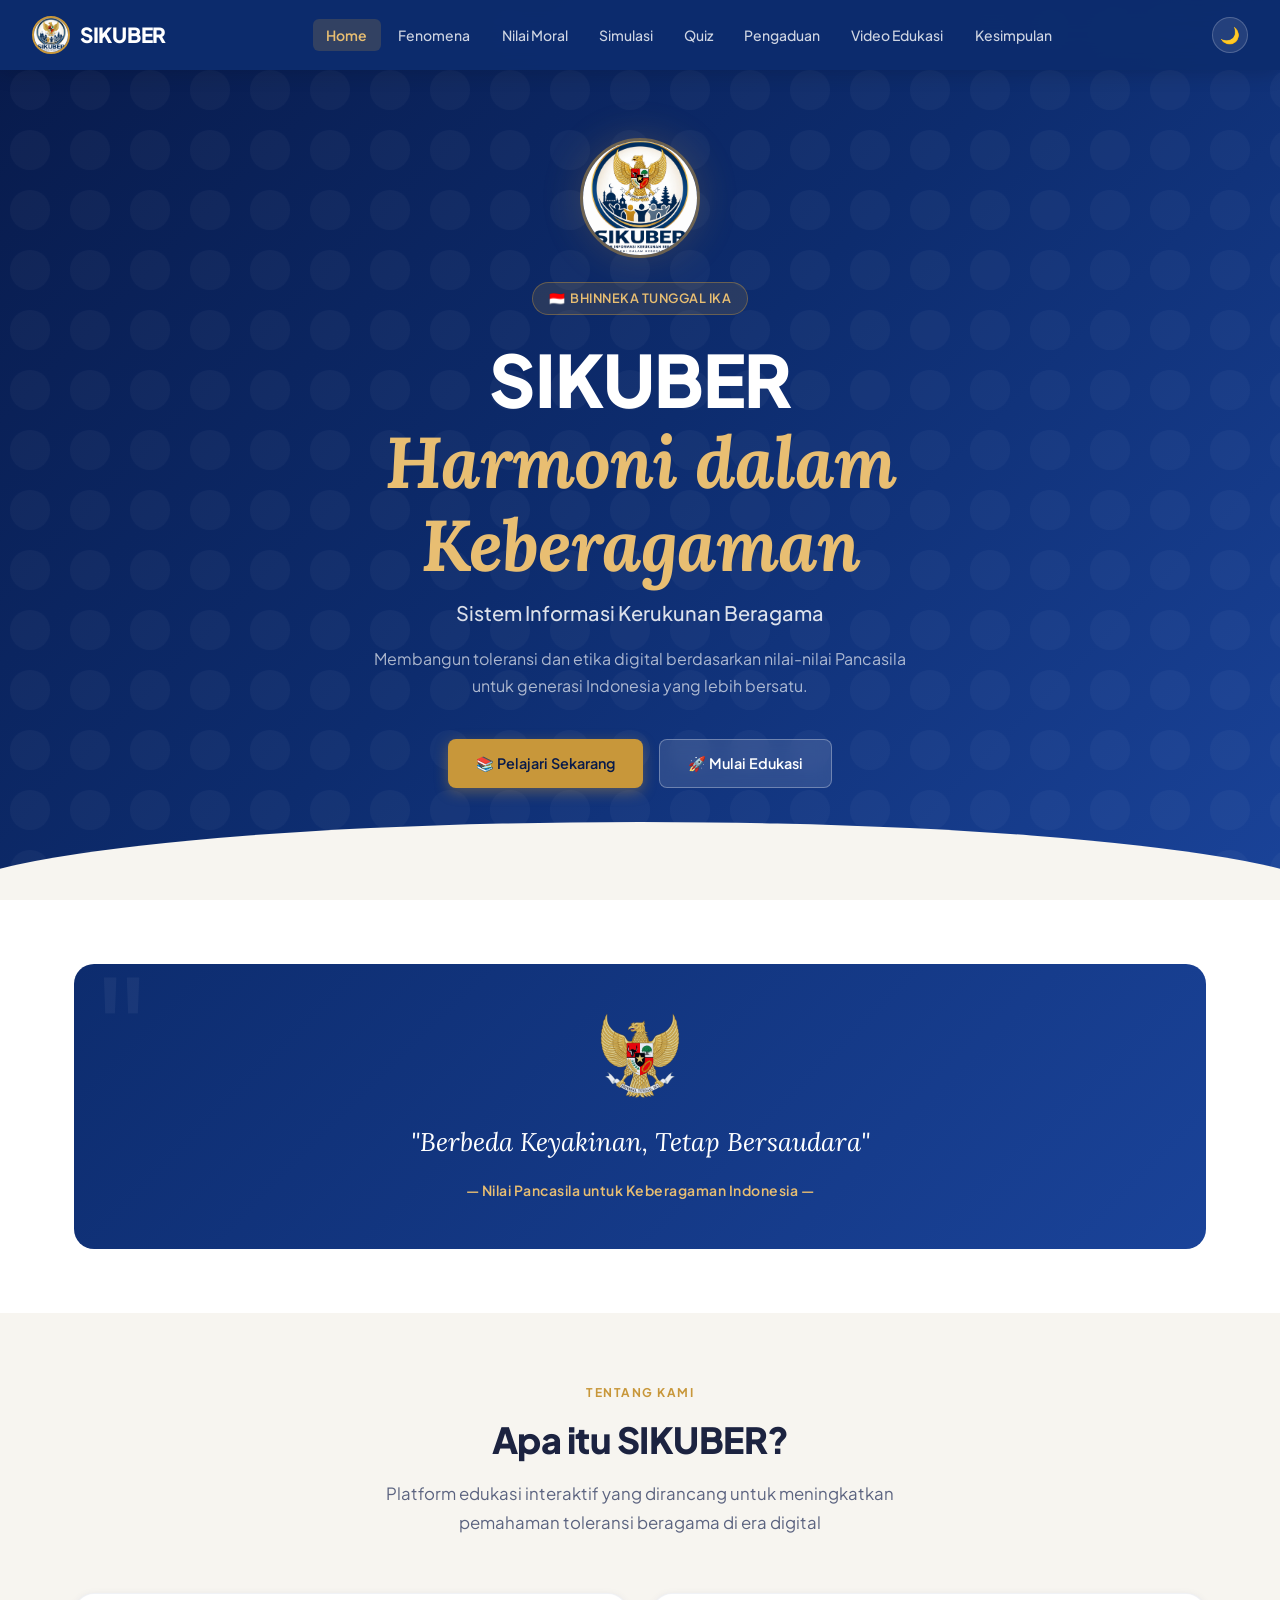
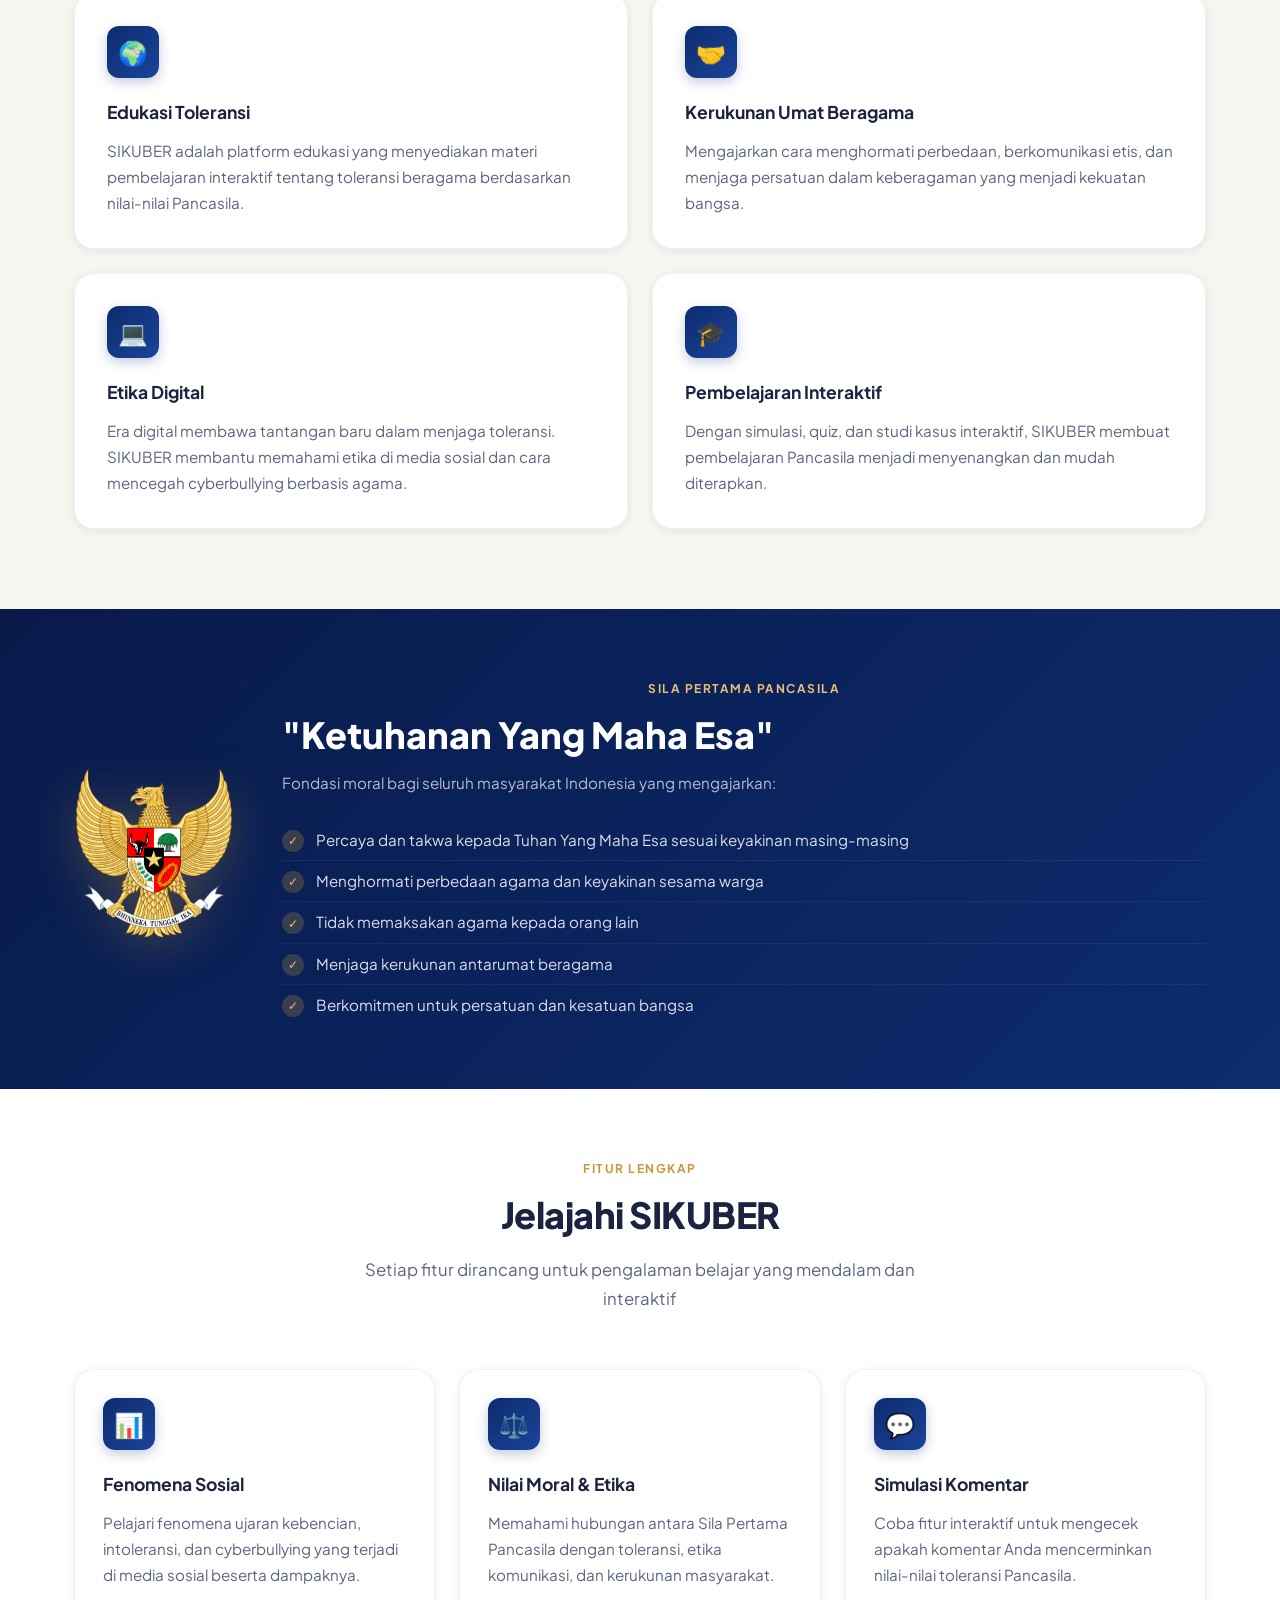
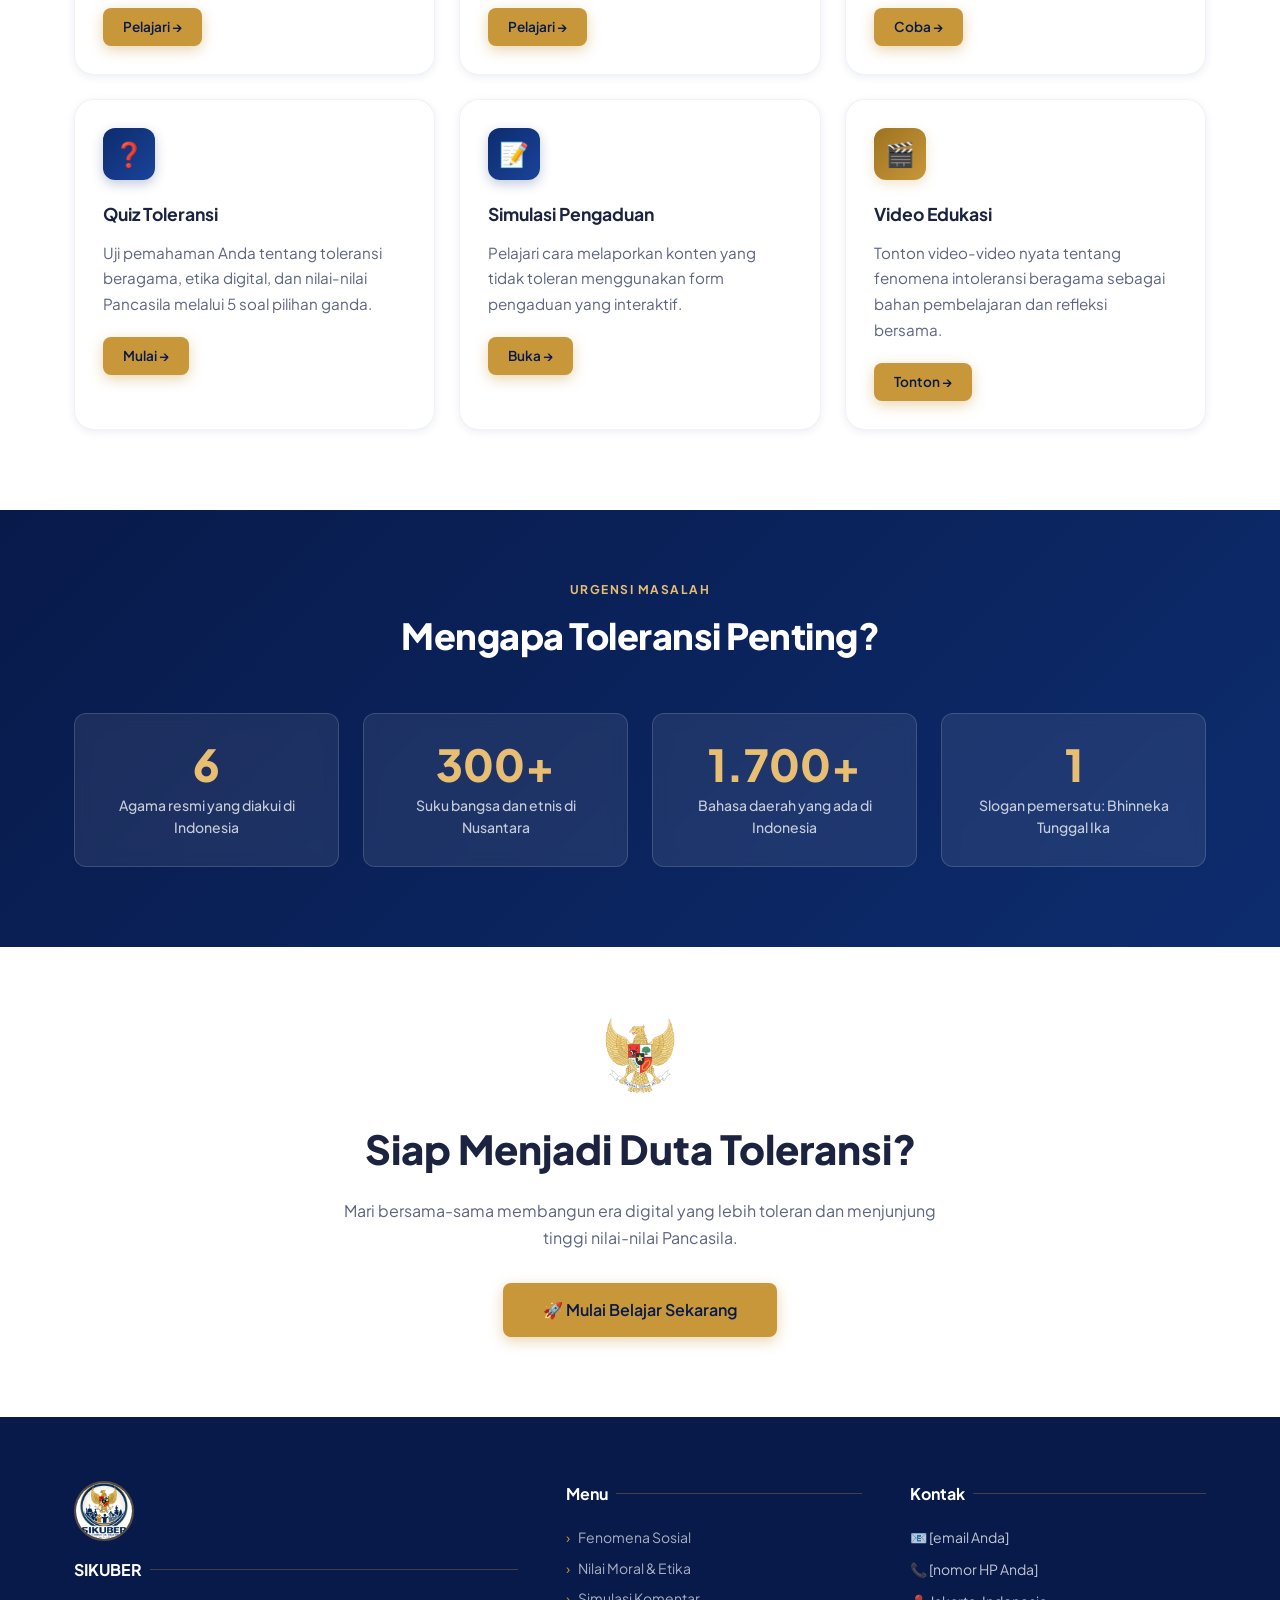
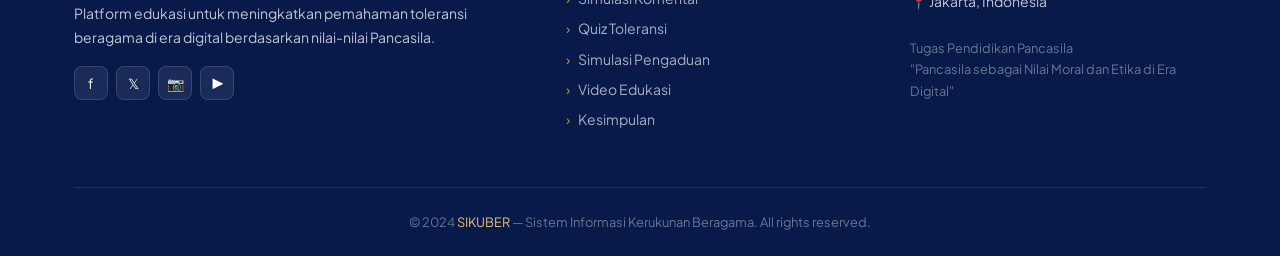
<file: index.html>
<!DOCTYPE html>
<html lang="id">
<head>
  <meta charset="UTF-8">
  <meta name="viewport" content="width=device-width, initial-scale=1.0">
  <title>SIKUBER - Sistem Informasi Kerukunan Beragama</title>
  <link rel="stylesheet" href="css/style.css">
</head>
<body>

<!-- Loading Screen -->
<div id="loadingScreen"><div class="spinner"></div></div>
<div id="progressBar"></div>

<!-- Navbar -->
<nav>
  <a href="index.html" class="navbar-brand">
    <img src="img/logo.png" alt="SIKUBER" class="brand-logo">
    SIKUBER
  </a>
  <ul class="nav-links">
    <li><a href="index.html" class="active">Home</a></li>
    <li><a href="fenomena.html">Fenomena</a></li>
    <li><a href="moral.html">Nilai Moral</a></li>
    <li><a href="simulasi.html">Simulasi</a></li>
    <li><a href="quiz.html">Quiz</a></li>
    <li><a href="pengaduan.html">Pengaduan</a></li>
    <li><a href="video.html">Video Edukasi</a></li>
    <li><a href="kesimpulan.html">Kesimpulan</a></li>
  </ul>
  <div class="navbar-controls">
    <button class="dark-mode-toggle" id="darkModeToggle">🌙</button>
    <div class="hamburger"><span></span><span></span><span></span></div>
  </div>
</nav>

<!-- Hero -->
<section class="hero">
  <div class="hero-content">
    <img src="img/logo.png" alt="SIKUBER Logo" class="hero-logo">
    <div class="hero-badge">🇮🇩 &nbsp;Bhinneka Tunggal Ika</div>
    <h1>SIKUBER<br><span class="hero-title-accent">Harmoni dalam Keberagaman</span></h1>
    <p class="hero-subtitle">Sistem Informasi Kerukunan Beragama</p>
    <p class="hero-description">Membangun toleransi dan etika digital berdasarkan nilai-nilai Pancasila untuk generasi Indonesia yang lebih bersatu.</p>
    <div class="hero-buttons">
      <a href="#tentang" class="btn btn-primary">📚 Pelajari Sekarang</a>
      <a href="fenomena.html" class="btn btn-secondary">🚀 Mulai Edukasi</a>
    </div>
  </div>
</section>

<!-- Quote Section -->
<section class="bg-white" style="padding:4rem 0;">
  <div class="container">
    <div class="quote-block">
      <img src="img/garuda.webp" alt="Garuda Pancasila" style="width:80px;height:auto;margin:0 auto 1.5rem;opacity:0.9;">
      <p class="quote-text">"Berbeda Keyakinan, Tetap Bersaudara"</p>
      <p class="quote-source">— Nilai Pancasila untuk Keberagaman Indonesia —</p>
    </div>
  </div>
</section>

<!-- Tentang Section -->
<section id="tentang" class="bg-light">
  <div class="container">
    <p class="section-eyebrow">Tentang Kami</p>
    <h2 class="section-title">Apa itu SIKUBER?</h2>
    <p class="section-subtitle">Platform edukasi interaktif yang dirancang untuk meningkatkan pemahaman toleransi beragama di era digital</p>
    <div class="grid grid-2">
      <div class="card fade-in">
        <div class="card-icon">🌍</div>
        <h3 class="card-title">Edukasi Toleransi</h3>
        <p class="card-text">SIKUBER adalah platform edukasi yang menyediakan materi pembelajaran interaktif tentang toleransi beragama berdasarkan nilai-nilai Pancasila.</p>
      </div>
      <div class="card fade-in">
        <div class="card-icon">🤝</div>
        <h3 class="card-title">Kerukunan Umat Beragama</h3>
        <p class="card-text">Mengajarkan cara menghormati perbedaan, berkomunikasi etis, dan menjaga persatuan dalam keberagaman yang menjadi kekuatan bangsa.</p>
      </div>
      <div class="card fade-in">
        <div class="card-icon">💻</div>
        <h3 class="card-title">Etika Digital</h3>
        <p class="card-text">Era digital membawa tantangan baru dalam menjaga toleransi. SIKUBER membantu memahami etika di media sosial dan cara mencegah cyberbullying berbasis agama.</p>
      </div>
      <div class="card fade-in">
        <div class="card-icon">🎓</div>
        <h3 class="card-title">Pembelajaran Interaktif</h3>
        <p class="card-text">Dengan simulasi, quiz, dan studi kasus interaktif, SIKUBER membuat pembelajaran Pancasila menjadi menyenangkan dan mudah diterapkan.</p>
      </div>
    </div>
  </div>
</section>

<!-- Sila Pertama Pancasila -->
<section class="pancasila-strip">
  <div class="container">
    <div class="pancasila-grid">
      <img src="img/garuda.webp" alt="Garuda Pancasila" class="pancasila-emblem fade-in">
      <div class="fade-in">
        <p class="section-eyebrow light">Sila Pertama Pancasila</p>
        <h2 style="color:white;font-size:clamp(1.5rem,3vw,2.25rem);font-weight:800;margin-bottom:0.5rem;">"Ketuhanan Yang Maha Esa"</h2>
        <p style="color:rgba(255,255,255,0.7);margin-bottom:1.5rem;font-size:0.95rem;">Fondasi moral bagi seluruh masyarakat Indonesia yang mengajarkan:</p>
        <ul class="pancasila-points">
          <li><span class="check-icon">✓</span> Percaya dan takwa kepada Tuhan Yang Maha Esa sesuai keyakinan masing-masing</li>
          <li><span class="check-icon">✓</span> Menghormati perbedaan agama dan keyakinan sesama warga</li>
          <li><span class="check-icon">✓</span> Tidak memaksakan agama kepada orang lain</li>
          <li><span class="check-icon">✓</span> Menjaga kerukunan antarumat beragama</li>
          <li><span class="check-icon">✓</span> Berkomitmen untuk persatuan dan kesatuan bangsa</li>
        </ul>
      </div>
    </div>
  </div>
</section>

<!-- Fitur Utama -->
<section class="bg-white">
  <div class="container">
    <p class="section-eyebrow">Fitur Lengkap</p>
    <h2 class="section-title">Jelajahi SIKUBER</h2>
    <p class="section-subtitle">Setiap fitur dirancang untuk pengalaman belajar yang mendalam dan interaktif</p>
    <div class="grid grid-3">
      <div class="feature-card fade-in">
        <div class="card-icon" style="margin-bottom:1.25rem;">📊</div>
        <h3 class="card-title">Fenomena Sosial</h3>
        <p class="card-text">Pelajari fenomena ujaran kebencian, intoleransi, dan cyberbullying yang terjadi di media sosial beserta dampaknya.</p>
        <a href="fenomena.html" class="btn btn-primary btn-small" style="margin-top:1.25rem;display:inline-flex;">Pelajari →</a>
      </div>
      <div class="feature-card fade-in">
        <div class="card-icon" style="margin-bottom:1.25rem;">⚖️</div>
        <h3 class="card-title">Nilai Moral & Etika</h3>
        <p class="card-text">Memahami hubungan antara Sila Pertama Pancasila dengan toleransi, etika komunikasi, dan kerukunan masyarakat.</p>
        <a href="moral.html" class="btn btn-primary btn-small" style="margin-top:1.25rem;display:inline-flex;">Pelajari →</a>
      </div>
      <div class="feature-card fade-in">
        <div class="card-icon" style="margin-bottom:1.25rem;">💬</div>
        <h3 class="card-title">Simulasi Komentar</h3>
        <p class="card-text">Coba fitur interaktif untuk mengecek apakah komentar Anda mencerminkan nilai-nilai toleransi Pancasila.</p>
        <a href="simulasi.html" class="btn btn-primary btn-small" style="margin-top:1.25rem;display:inline-flex;">Coba →</a>
      </div>
      <div class="feature-card fade-in">
        <div class="card-icon" style="margin-bottom:1.25rem;">❓</div>
        <h3 class="card-title">Quiz Toleransi</h3>
        <p class="card-text">Uji pemahaman Anda tentang toleransi beragama, etika digital, dan nilai-nilai Pancasila melalui 5 soal pilihan ganda.</p>
        <a href="quiz.html" class="btn btn-primary btn-small" style="margin-top:1.25rem;display:inline-flex;">Mulai →</a>
      </div>
      <div class="feature-card fade-in">
        <div class="card-icon" style="margin-bottom:1.25rem;">📝</div>
        <h3 class="card-title">Simulasi Pengaduan</h3>
        <p class="card-text">Pelajari cara melaporkan konten yang tidak toleran menggunakan form pengaduan yang interaktif.</p>
        <a href="pengaduan.html" class="btn btn-primary btn-small" style="margin-top:1.25rem;display:inline-flex;">Buka →</a>
      </div>
      <div class="feature-card fade-in">
        <div class="card-icon accent" style="margin-bottom:1.25rem;">🎬</div>
        <h3 class="card-title">Video Edukasi</h3>
        <p class="card-text">Tonton video-video nyata tentang fenomena intoleransi beragama sebagai bahan pembelajaran dan refleksi bersama.</p>
        <a href="video.html" class="btn btn-primary btn-small" style="margin-top:1.25rem;display:inline-flex;">Tonton →</a>
      </div>
    </div>
  </div>
</section>

<!-- Stats -->
<section class="bg-primary">
  <div class="container">
    <p class="section-eyebrow light">Urgensi Masalah</p>
    <h2 class="section-title light" style="margin-bottom:3rem;">Mengapa Toleransi Penting?</h2>
    <div class="grid grid-4">
      <div class="stat-card fade-in">
        <div class="stat-number">6</div>
        <div class="stat-label">Agama resmi yang diakui di Indonesia</div>
      </div>
      <div class="stat-card fade-in">
        <div class="stat-number">300+</div>
        <div class="stat-label">Suku bangsa dan etnis di Nusantara</div>
      </div>
      <div class="stat-card fade-in">
        <div class="stat-number">1.700+</div>
        <div class="stat-label">Bahasa daerah yang ada di Indonesia</div>
      </div>
      <div class="stat-card fade-in">
        <div class="stat-number">1</div>
        <div class="stat-label">Slogan pemersatu: Bhinneka Tunggal Ika</div>
      </div>
    </div>
  </div>
</section>

<!-- CTA -->
<section class="bg-white" style="text-align:center;">
  <div class="container" style="max-width:640px;">
    <img src="img/garuda.webp" alt="" style="width:70px;margin:0 auto 1.5rem;opacity:0.8;">
    <h2 style="font-size:clamp(1.75rem,4vw,2.5rem);font-weight:800;margin-bottom:1rem;color:var(--text);">Siap Menjadi Duta Toleransi?</h2>
    <p style="color:var(--text-light);margin-bottom:2rem;line-height:1.7;">Mari bersama-sama membangun era digital yang lebih toleran dan menjunjung tinggi nilai-nilai Pancasila.</p>
    <a href="fenomena.html" class="btn btn-primary" style="font-size:1rem;padding:0.875rem 2.5rem;">🚀 Mulai Belajar Sekarang</a>
  </div>
</section>

<!-- Footer -->
<footer>
  <div class="container">
    <div class="footer-content">
      <div class="footer-section">
        <img src="img/logo.png" alt="SIKUBER" class="footer-logo">
        <h4>SIKUBER</h4>
        <p>Platform edukasi untuk meningkatkan pemahaman toleransi beragama di era digital berdasarkan nilai-nilai Pancasila.</p>
        <div class="social-links">
          <a href="#" title="Facebook">f</a>
          <a href="#" title="Twitter">𝕏</a>
          <a href="#" title="Instagram">📷</a>
          <a href="#" title="YouTube">▶</a>
        </div>
      </div>
      <div class="footer-section">
        <h4>Menu</h4>
        <ul class="footer-links">
          <li><a href="fenomena.html">Fenomena Sosial</a></li>
          <li><a href="moral.html">Nilai Moral & Etika</a></li>
          <li><a href="simulasi.html">Simulasi Komentar</a></li>
          <li><a href="quiz.html">Quiz Toleransi</a></li>
          <li><a href="pengaduan.html">Simulasi Pengaduan</a></li>
          <li><a href="video.html">Video Edukasi</a></li>
          <li><a href="kesimpulan.html">Kesimpulan</a></li>
        </ul>
      </div>
      <div class="footer-section">
        <h4>Kontak</h4>
        <p>📧 [email Anda]</p>
        <p style="margin-top:0.5rem;">📞 [nomor HP Anda]</p>
        <p style="margin-top:0.5rem;">📍 Jakarta, Indonesia</p>
        <div style="margin-top:1.5rem;">
          <p style="font-size:0.8rem;color:rgba(255,255,255,0.4);">Tugas Pendidikan Pancasila</p>
          <p style="font-size:0.8rem;color:rgba(255,255,255,0.4);">"Pancasila sebagai Nilai Moral dan Etika di Era Digital"</p>
        </div>
      </div>
    </div>
    <div class="footer-bottom">
      <p>&copy; 2024 <span>SIKUBER</span> — Sistem Informasi Kerukunan Beragama. All rights reserved.</p>
    </div>
  </div>
</footer>

<button id="scrollToTop">↑</button>
<script src="js/main.js"></script>
</body>
</html>
</file>
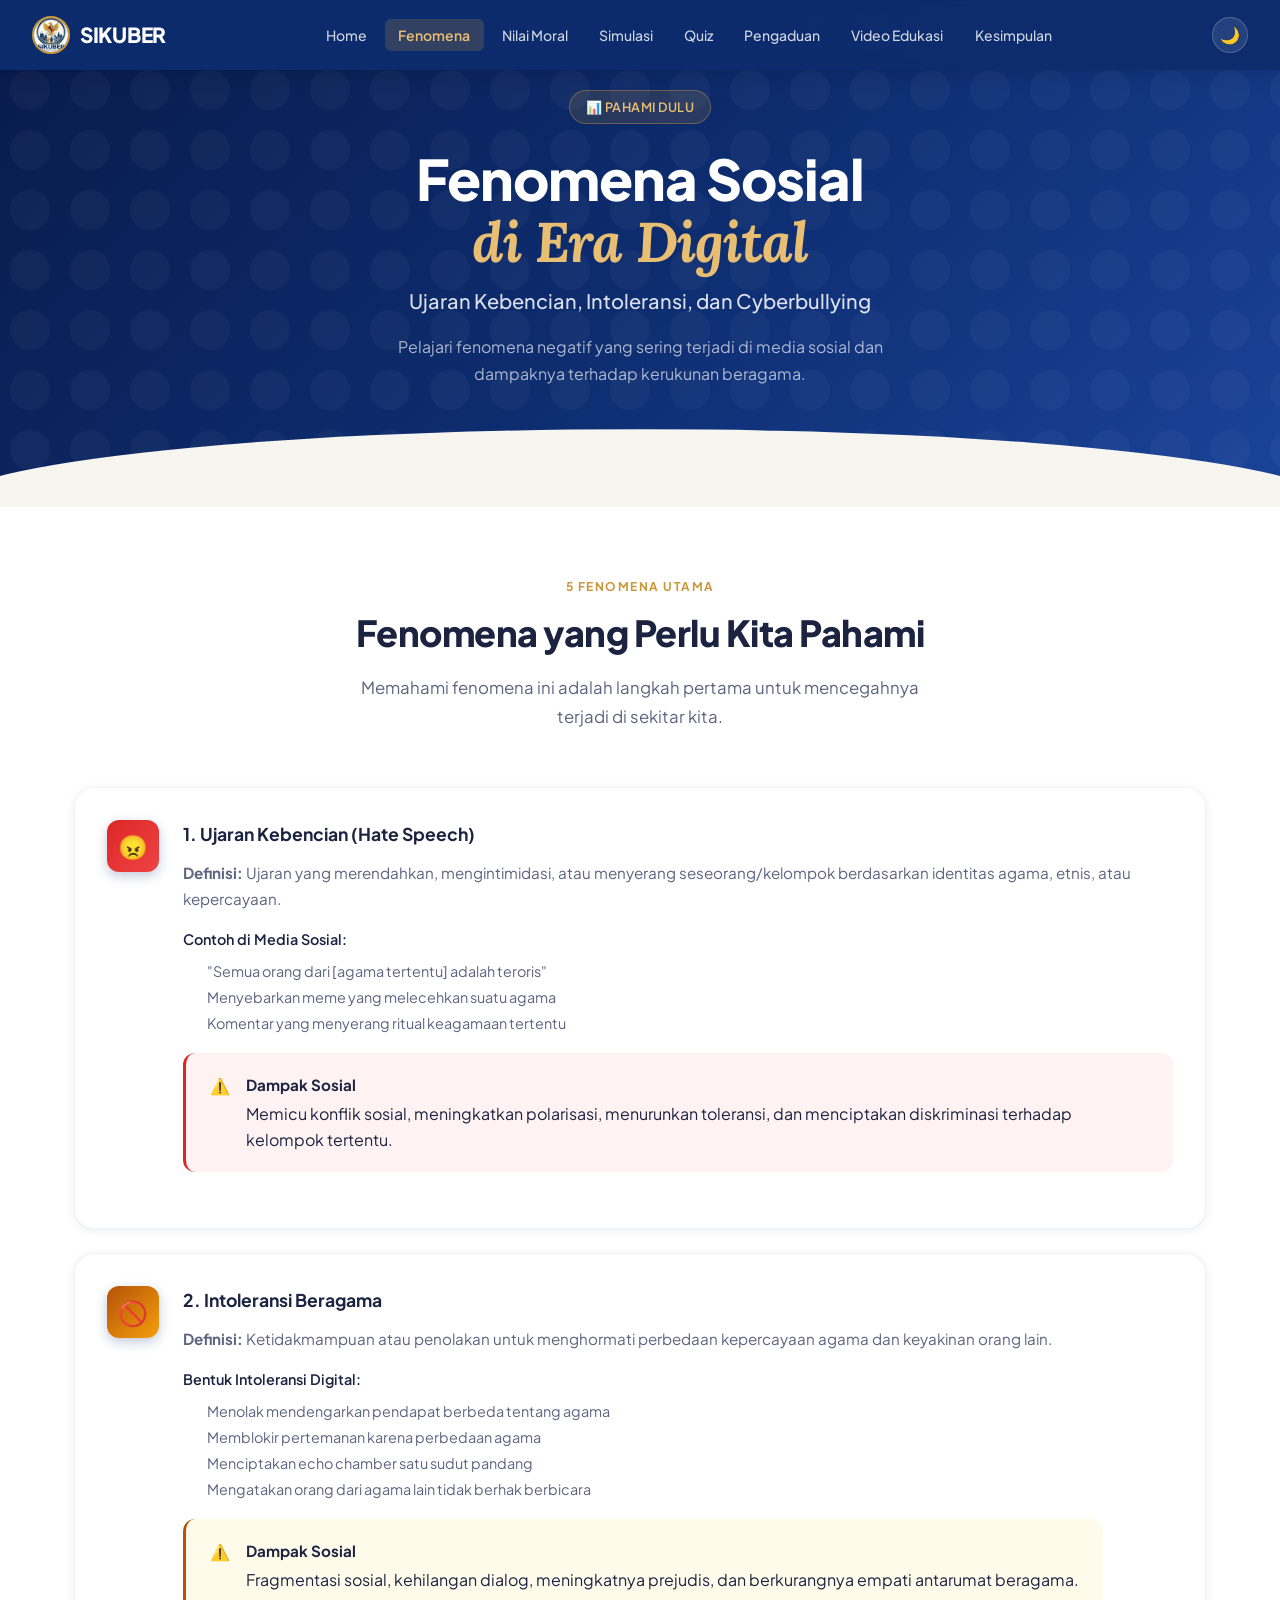
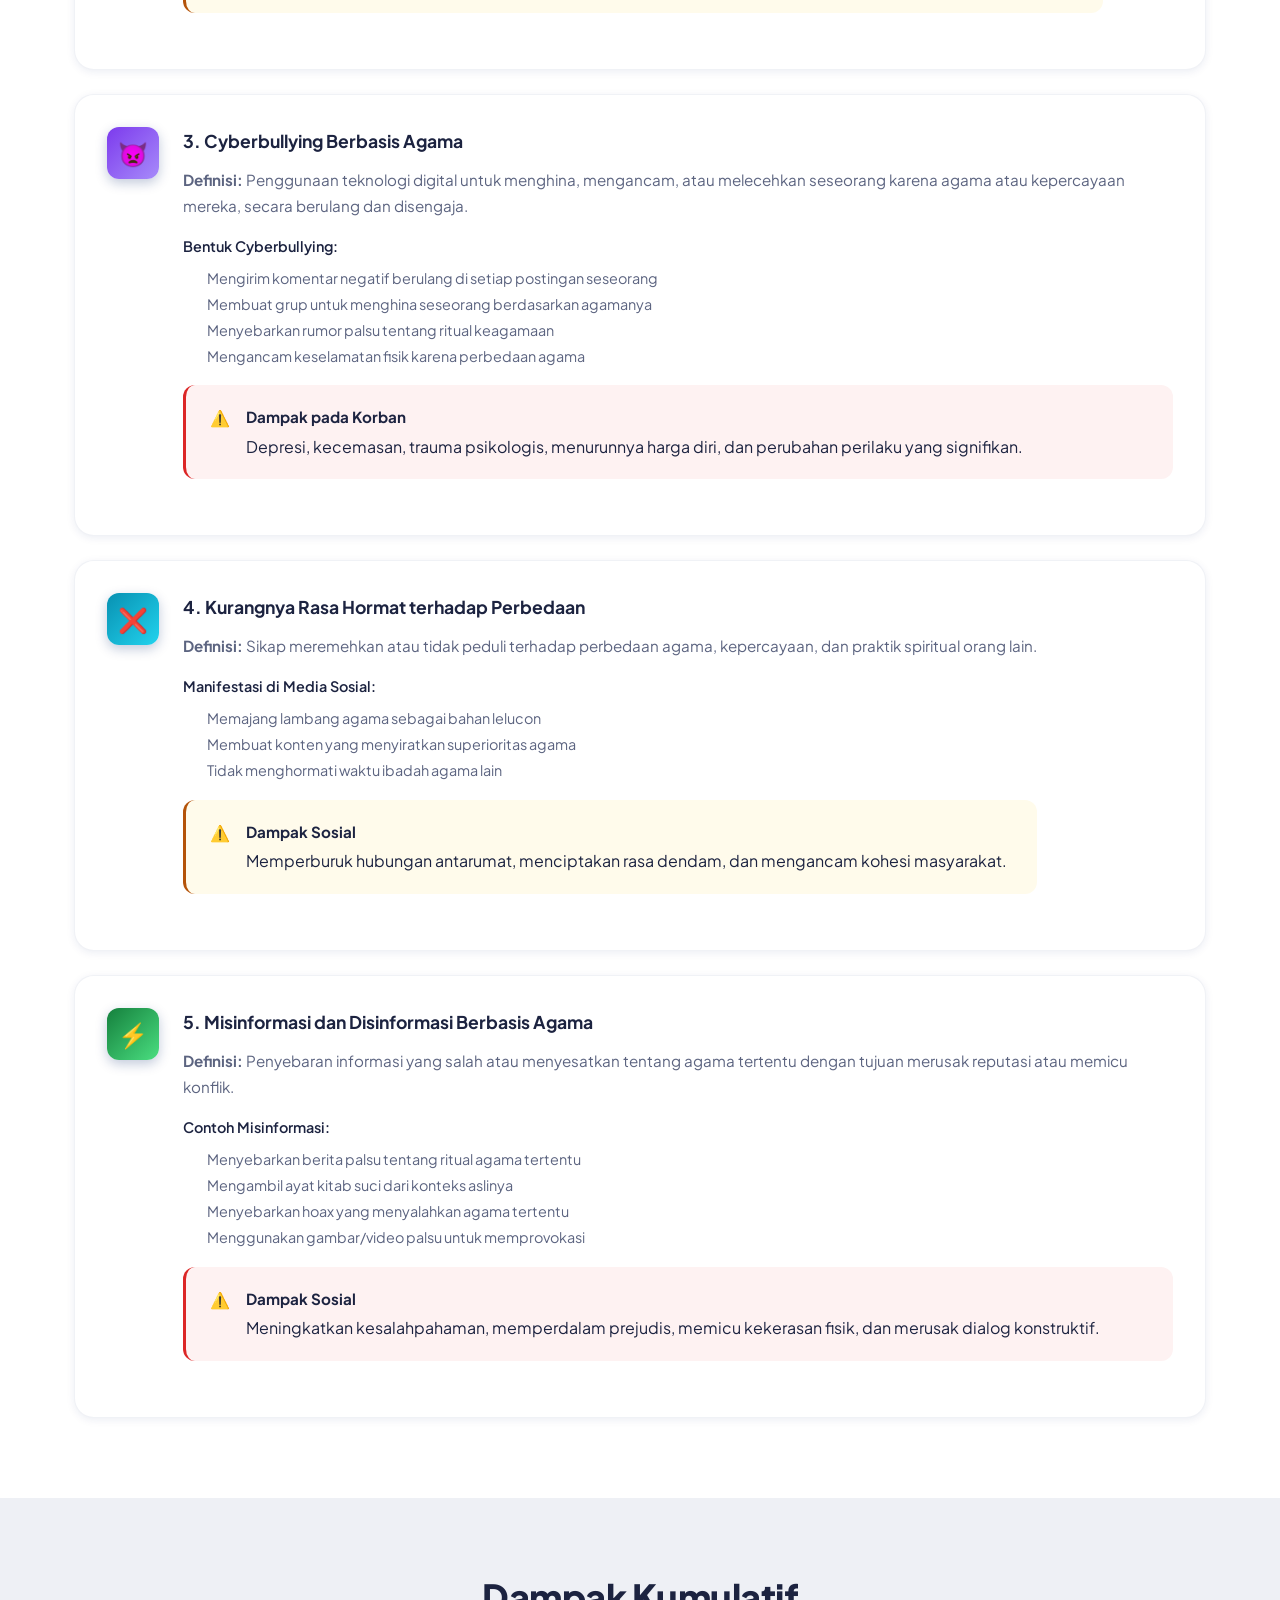
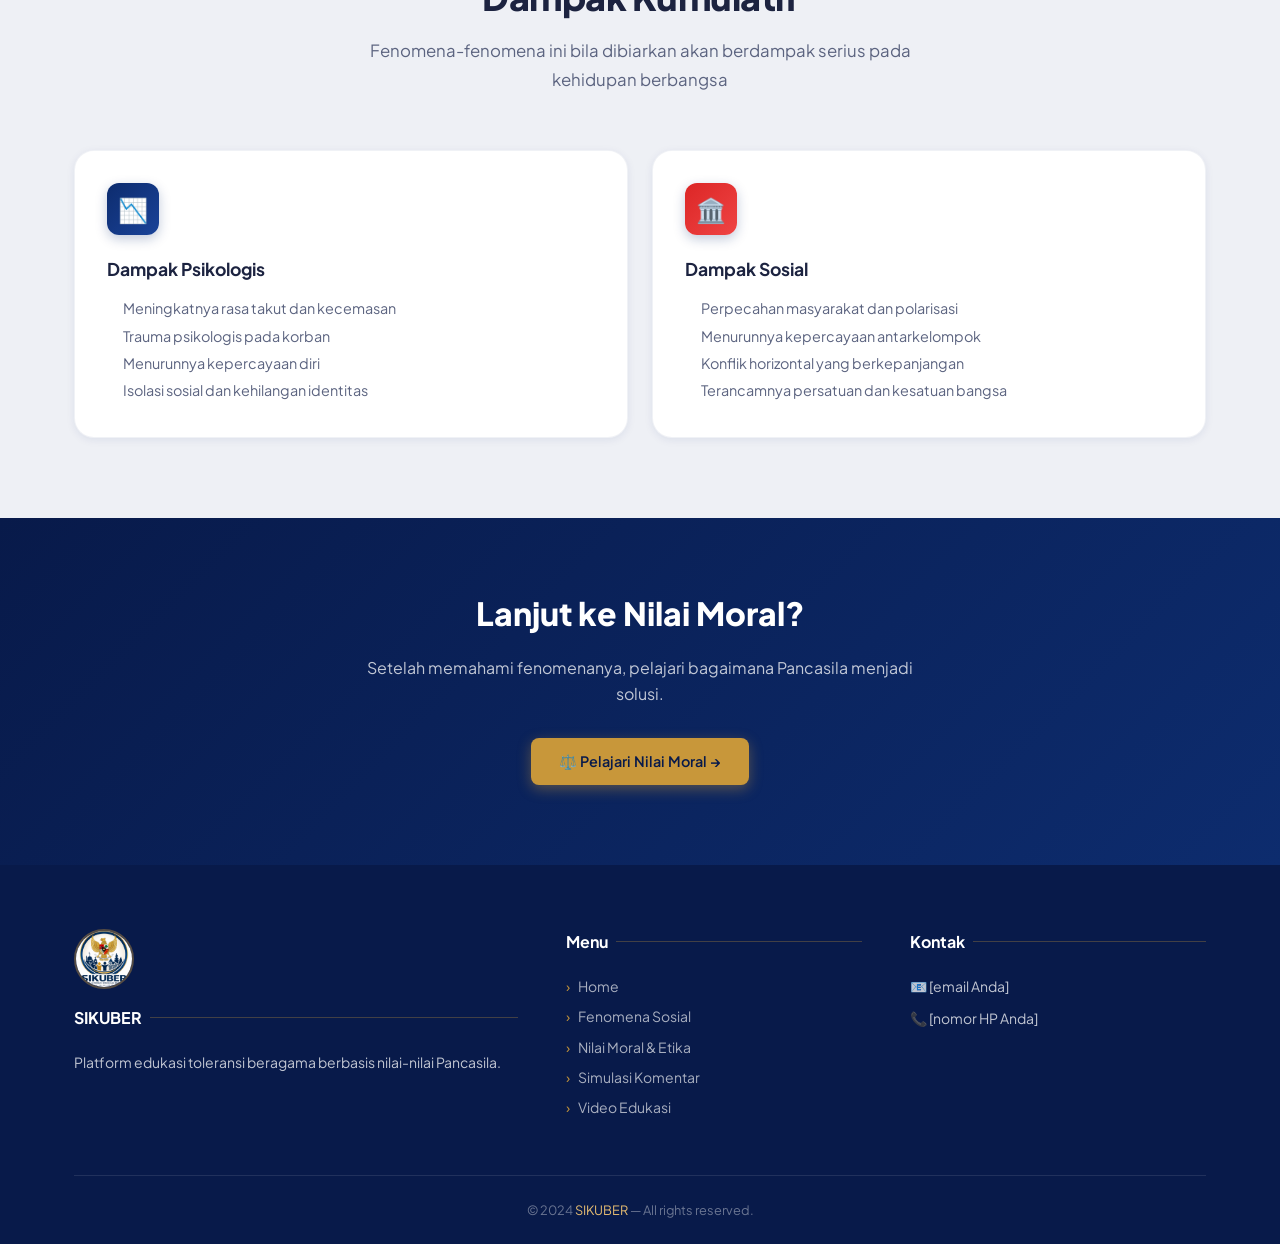
<file: fenomena.html>
<!DOCTYPE html>
<html lang="id">
<head>
  <meta charset="UTF-8">
  <meta name="viewport" content="width=device-width, initial-scale=1.0">
  <title>Fenomena Sosial - SIKUBER</title>
  <link rel="stylesheet" href="css/style.css">
</head>
<body>
<div id="loadingScreen"><div class="spinner"></div></div>
<div id="progressBar"></div>

<nav>
  <a href="index.html" class="navbar-brand"><img src="img/logo.png" alt="SIKUBER" class="brand-logo"> SIKUBER</a>
  <ul class="nav-links">
    <li><a href="index.html">Home</a></li>
    <li><a href="fenomena.html" class="active">Fenomena</a></li>
    <li><a href="moral.html">Nilai Moral</a></li>
    <li><a href="simulasi.html">Simulasi</a></li>
    <li><a href="quiz.html">Quiz</a></li>
    <li><a href="pengaduan.html">Pengaduan</a></li>
    <li><a href="video.html">Video Edukasi</a></li>
    <li><a href="kesimpulan.html">Kesimpulan</a></li>
  </ul>
  <div class="navbar-controls">
    <button class="dark-mode-toggle" id="darkModeToggle">🌙</button>
    <div class="hamburger"><span></span><span></span><span></span></div>
  </div>
</nav>

<section class="hero" style="min-height:50vh;padding:90px 2rem 5rem;">
  <div class="hero-content">
    <div class="hero-badge">📊 Pahami Dulu</div>
    <h1 style="font-size:clamp(2rem,5vw,3.5rem);">Fenomena Sosial<br><span class="hero-title-accent">di Era Digital</span></h1>
    <p class="hero-subtitle">Ujaran Kebencian, Intoleransi, dan Cyberbullying</p>
    <p class="hero-description">Pelajari fenomena negatif yang sering terjadi di media sosial dan dampaknya terhadap kerukunan beragama.</p>
  </div>
</section>

<section class="bg-white">
  <div class="container">
    <p class="section-eyebrow">5 Fenomena Utama</p>
    <h2 class="section-title">Fenomena yang Perlu Kita Pahami</h2>
    <p class="section-subtitle">Memahami fenomena ini adalah langkah pertama untuk mencegahnya terjadi di sekitar kita.</p>

    <div class="card fade-in" style="margin-bottom:1.5rem;">
      <div style="display:flex;align-items:flex-start;gap:1.5rem;">
        <div class="card-icon" style="background:linear-gradient(135deg,#dc2626,#ef4444);flex-shrink:0;">😠</div>
        <div>
          <h3 class="card-title">1. Ujaran Kebencian (Hate Speech)</h3>
          <p class="card-text"><strong>Definisi:</strong> Ujaran yang merendahkan, mengintimidasi, atau menyerang seseorang/kelompok berdasarkan identitas agama, etnis, atau kepercayaan.</p>
          <div style="margin:1rem 0;">
            <p style="font-weight:600;font-size:0.9rem;color:var(--text);margin-bottom:0.5rem;">Contoh di Media Sosial:</p>
            <ul style="margin-left:1.5rem;line-height:1.8;color:var(--text-light);font-size:0.9rem;">
              <li>"Semua orang dari [agama tertentu] adalah teroris"</li>
              <li>Menyebarkan meme yang melecehkan suatu agama</li>
              <li>Komentar yang menyerang ritual keagamaan tertentu</li>
            </ul>
          </div>
          <div class="info-box danger">
            <span>⚠️</span>
            <div><div class="info-box-title">Dampak Sosial</div>
            <p>Memicu konflik sosial, meningkatkan polarisasi, menurunkan toleransi, dan menciptakan diskriminasi terhadap kelompok tertentu.</p></div>
          </div>
        </div>
      </div>
    </div>

    <div class="card fade-in" style="margin-bottom:1.5rem;">
      <div style="display:flex;align-items:flex-start;gap:1.5rem;">
        <div class="card-icon" style="background:linear-gradient(135deg,#b45309,#f59e0b);flex-shrink:0;">🚫</div>
        <div>
          <h3 class="card-title">2. Intoleransi Beragama</h3>
          <p class="card-text"><strong>Definisi:</strong> Ketidakmampuan atau penolakan untuk menghormati perbedaan kepercayaan agama dan keyakinan orang lain.</p>
          <div style="margin:1rem 0;">
            <p style="font-weight:600;font-size:0.9rem;color:var(--text);margin-bottom:0.5rem;">Bentuk Intoleransi Digital:</p>
            <ul style="margin-left:1.5rem;line-height:1.8;color:var(--text-light);font-size:0.9rem;">
              <li>Menolak mendengarkan pendapat berbeda tentang agama</li>
              <li>Memblokir pertemanan karena perbedaan agama</li>
              <li>Menciptakan echo chamber satu sudut pandang</li>
              <li>Mengatakan orang dari agama lain tidak berhak berbicara</li>
            </ul>
          </div>
          <div class="info-box warning">
            <span>⚠️</span>
            <div><div class="info-box-title">Dampak Sosial</div>
            <p>Fragmentasi sosial, kehilangan dialog, meningkatnya prejudis, dan berkurangnya empati antarumat beragama.</p></div>
          </div>
        </div>
      </div>
    </div>

    <div class="card fade-in" style="margin-bottom:1.5rem;">
      <div style="display:flex;align-items:flex-start;gap:1.5rem;">
        <div class="card-icon" style="background:linear-gradient(135deg,#7c3aed,#a78bfa);flex-shrink:0;">👿</div>
        <div>
          <h3 class="card-title">3. Cyberbullying Berbasis Agama</h3>
          <p class="card-text"><strong>Definisi:</strong> Penggunaan teknologi digital untuk menghina, mengancam, atau melecehkan seseorang karena agama atau kepercayaan mereka, secara berulang dan disengaja.</p>
          <div style="margin:1rem 0;">
            <p style="font-weight:600;font-size:0.9rem;color:var(--text);margin-bottom:0.5rem;">Bentuk Cyberbullying:</p>
            <ul style="margin-left:1.5rem;line-height:1.8;color:var(--text-light);font-size:0.9rem;">
              <li>Mengirim komentar negatif berulang di setiap postingan seseorang</li>
              <li>Membuat grup untuk menghina seseorang berdasarkan agamanya</li>
              <li>Menyebarkan rumor palsu tentang ritual keagamaan</li>
              <li>Mengancam keselamatan fisik karena perbedaan agama</li>
            </ul>
          </div>
          <div class="info-box danger">
            <span>⚠️</span>
            <div><div class="info-box-title">Dampak pada Korban</div>
            <p>Depresi, kecemasan, trauma psikologis, menurunnya harga diri, dan perubahan perilaku yang signifikan.</p></div>
          </div>
        </div>
      </div>
    </div>

    <div class="card fade-in" style="margin-bottom:1.5rem;">
      <div style="display:flex;align-items:flex-start;gap:1.5rem;">
        <div class="card-icon" style="background:linear-gradient(135deg,#0891b2,#22d3ee);flex-shrink:0;">❌</div>
        <div>
          <h3 class="card-title">4. Kurangnya Rasa Hormat terhadap Perbedaan</h3>
          <p class="card-text"><strong>Definisi:</strong> Sikap meremehkan atau tidak peduli terhadap perbedaan agama, kepercayaan, dan praktik spiritual orang lain.</p>
          <div style="margin:1rem 0;">
            <p style="font-weight:600;font-size:0.9rem;color:var(--text);margin-bottom:0.5rem;">Manifestasi di Media Sosial:</p>
            <ul style="margin-left:1.5rem;line-height:1.8;color:var(--text-light);font-size:0.9rem;">
              <li>Memajang lambang agama sebagai bahan lelucon</li>
              <li>Membuat konten yang menyiratkan superioritas agama</li>
              <li>Tidak menghormati waktu ibadah agama lain</li>
            </ul>
          </div>
          <div class="info-box warning">
            <span>⚠️</span>
            <div><div class="info-box-title">Dampak Sosial</div>
            <p>Memperburuk hubungan antarumat, menciptakan rasa dendam, dan mengancam kohesi masyarakat.</p></div>
          </div>
        </div>
      </div>
    </div>

    <div class="card fade-in">
      <div style="display:flex;align-items:flex-start;gap:1.5rem;">
        <div class="card-icon" style="background:linear-gradient(135deg,#15803d,#4ade80);flex-shrink:0;">⚡</div>
        <div>
          <h3 class="card-title">5. Misinformasi dan Disinformasi Berbasis Agama</h3>
          <p class="card-text"><strong>Definisi:</strong> Penyebaran informasi yang salah atau menyesatkan tentang agama tertentu dengan tujuan merusak reputasi atau memicu konflik.</p>
          <div style="margin:1rem 0;">
            <p style="font-weight:600;font-size:0.9rem;color:var(--text);margin-bottom:0.5rem;">Contoh Misinformasi:</p>
            <ul style="margin-left:1.5rem;line-height:1.8;color:var(--text-light);font-size:0.9rem;">
              <li>Menyebarkan berita palsu tentang ritual agama tertentu</li>
              <li>Mengambil ayat kitab suci dari konteks aslinya</li>
              <li>Menyebarkan hoax yang menyalahkan agama tertentu</li>
              <li>Menggunakan gambar/video palsu untuk memprovokasi</li>
            </ul>
          </div>
          <div class="info-box danger">
            <span>⚠️</span>
            <div><div class="info-box-title">Dampak Sosial</div>
            <p>Meningkatkan kesalahpahaman, memperdalam prejudis, memicu kekerasan fisik, dan merusak dialog konstruktif.</p></div>
          </div>
        </div>
      </div>
    </div>
  </div>
</section>

<section class="bg-gray">
  <div class="container">
    <h2 class="section-title">Dampak Kumulatif</h2>
    <p class="section-subtitle">Fenomena-fenomena ini bila dibiarkan akan berdampak serius pada kehidupan berbangsa</p>
    <div class="grid grid-2">
      <div class="card fade-in">
        <div class="card-icon">📉</div>
        <h3 class="card-title">Dampak Psikologis</h3>
        <ul style="margin:0.75rem 0 0 1rem;line-height:1.9;color:var(--text-light);font-size:0.9rem;">
          <li>Meningkatnya rasa takut dan kecemasan</li>
          <li>Trauma psikologis pada korban</li>
          <li>Menurunnya kepercayaan diri</li>
          <li>Isolasi sosial dan kehilangan identitas</li>
        </ul>
      </div>
      <div class="card fade-in">
        <div class="card-icon" style="background:linear-gradient(135deg,#dc2626,#ef4444);">🏛️</div>
        <h3 class="card-title">Dampak Sosial</h3>
        <ul style="margin:0.75rem 0 0 1rem;line-height:1.9;color:var(--text-light);font-size:0.9rem;">
          <li>Perpecahan masyarakat dan polarisasi</li>
          <li>Menurunnya kepercayaan antarkelompok</li>
          <li>Konflik horizontal yang berkepanjangan</li>
          <li>Terancamnya persatuan dan kesatuan bangsa</li>
        </ul>
      </div>
    </div>
  </div>
</section>

<section class="bg-primary" style="text-align:center;">
  <div class="container" style="max-width:640px;">
    <h2 style="color:white;font-size:clamp(1.5rem,3vw,2rem);font-weight:800;margin-bottom:1rem;">Lanjut ke Nilai Moral?</h2>
    <p style="color:rgba(255,255,255,0.75);margin-bottom:2rem;">Setelah memahami fenomenanya, pelajari bagaimana Pancasila menjadi solusi.</p>
    <a href="moral.html" class="btn btn-primary">⚖️ Pelajari Nilai Moral →</a>
  </div>
</section>

<footer>
  <div class="container">
    <div class="footer-content">
      <div class="footer-section">
        <img src="img/logo.png" alt="SIKUBER" class="footer-logo">
        <h4>SIKUBER</h4>
        <p>Platform edukasi toleransi beragama berbasis nilai-nilai Pancasila.</p>
      </div>
      <div class="footer-section">
        <h4>Menu</h4>
        <ul class="footer-links">
          <li><a href="index.html">Home</a></li>
          <li><a href="fenomena.html">Fenomena Sosial</a></li>
          <li><a href="moral.html">Nilai Moral & Etika</a></li>
          <li><a href="simulasi.html">Simulasi Komentar</a></li>
          <li><a href="video.html">Video Edukasi</a></li>
        </ul>
      </div>
      <div class="footer-section">
        <h4>Kontak</h4>
        <p>📧 [email Anda]</p>
        <p style="margin-top:0.5rem;">📞 [nomor HP Anda]</p>
      </div>
    </div>
    <div class="footer-bottom"><p>&copy; 2024 <span>SIKUBER</span> — All rights reserved.</p></div>
  </div>
</footer>
<button id="scrollToTop">↑</button>
<script src="js/main.js"></script>
</body>
</html>
</file>
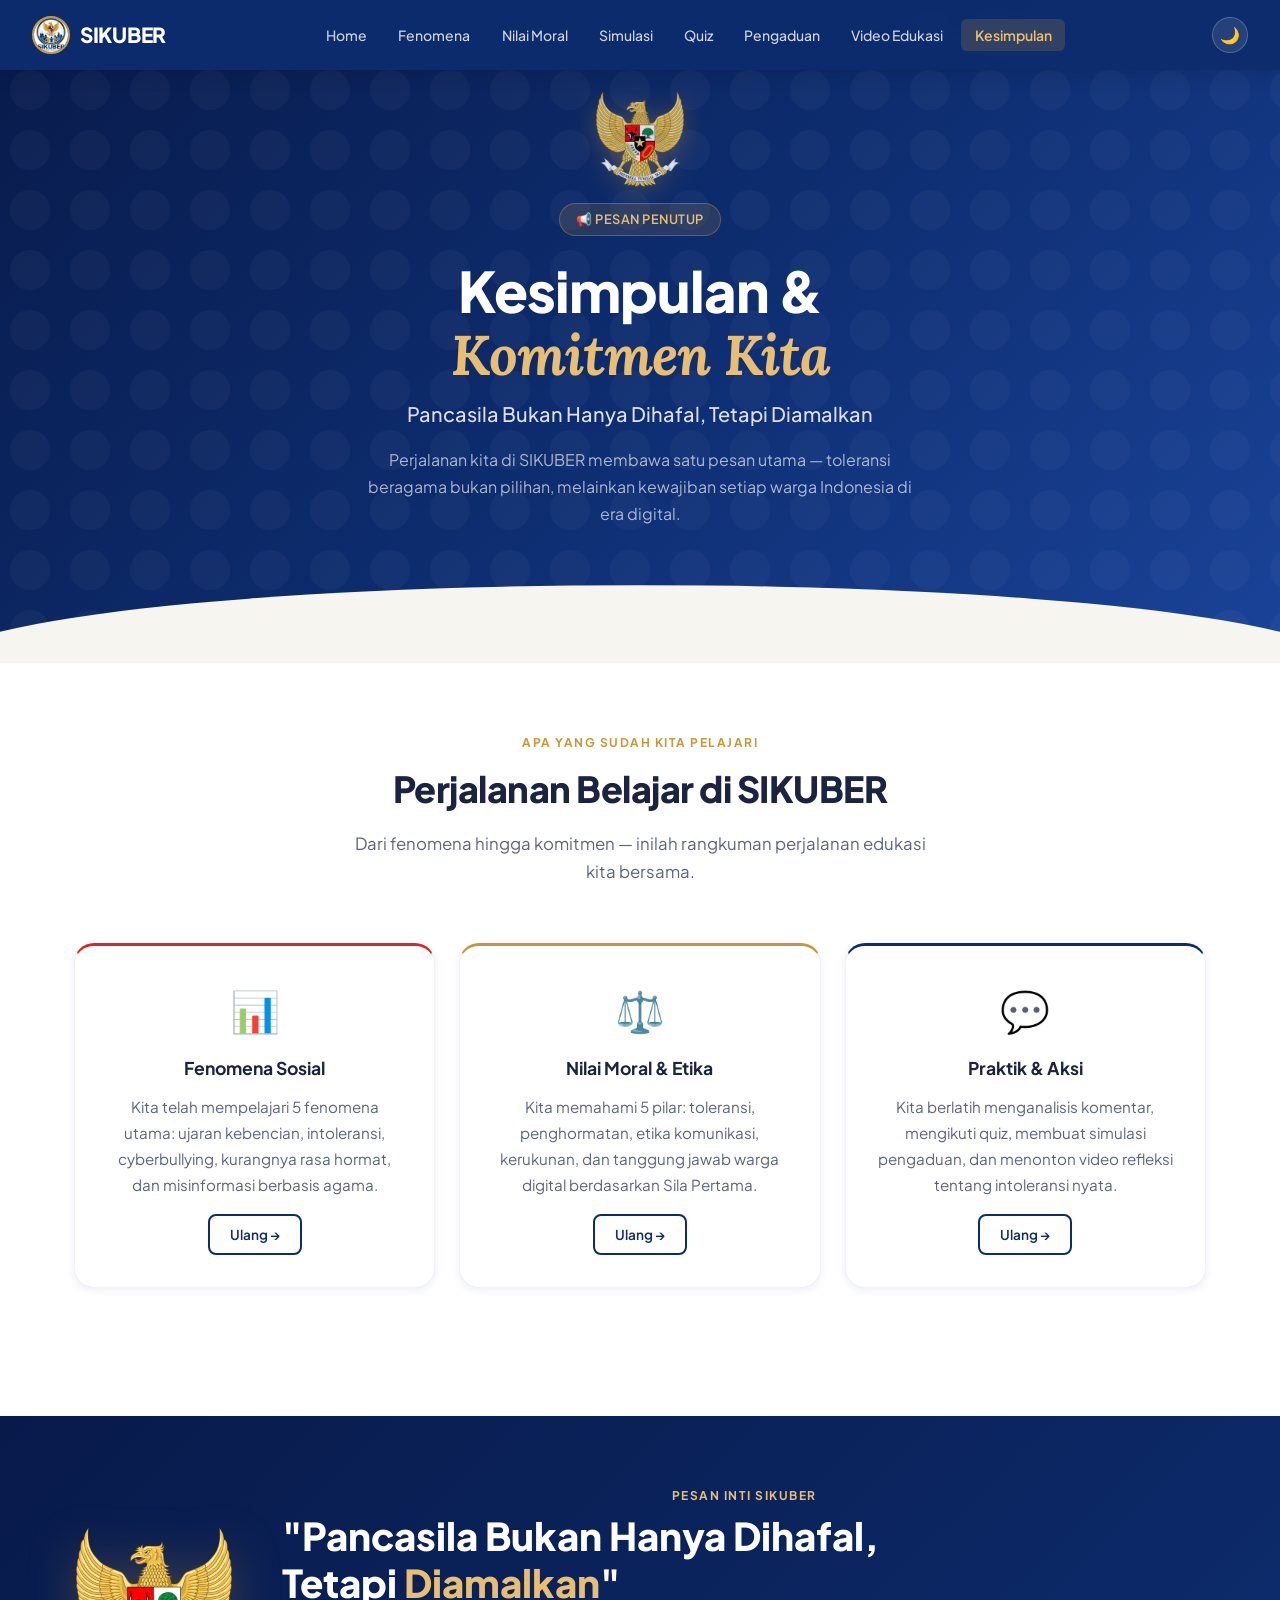
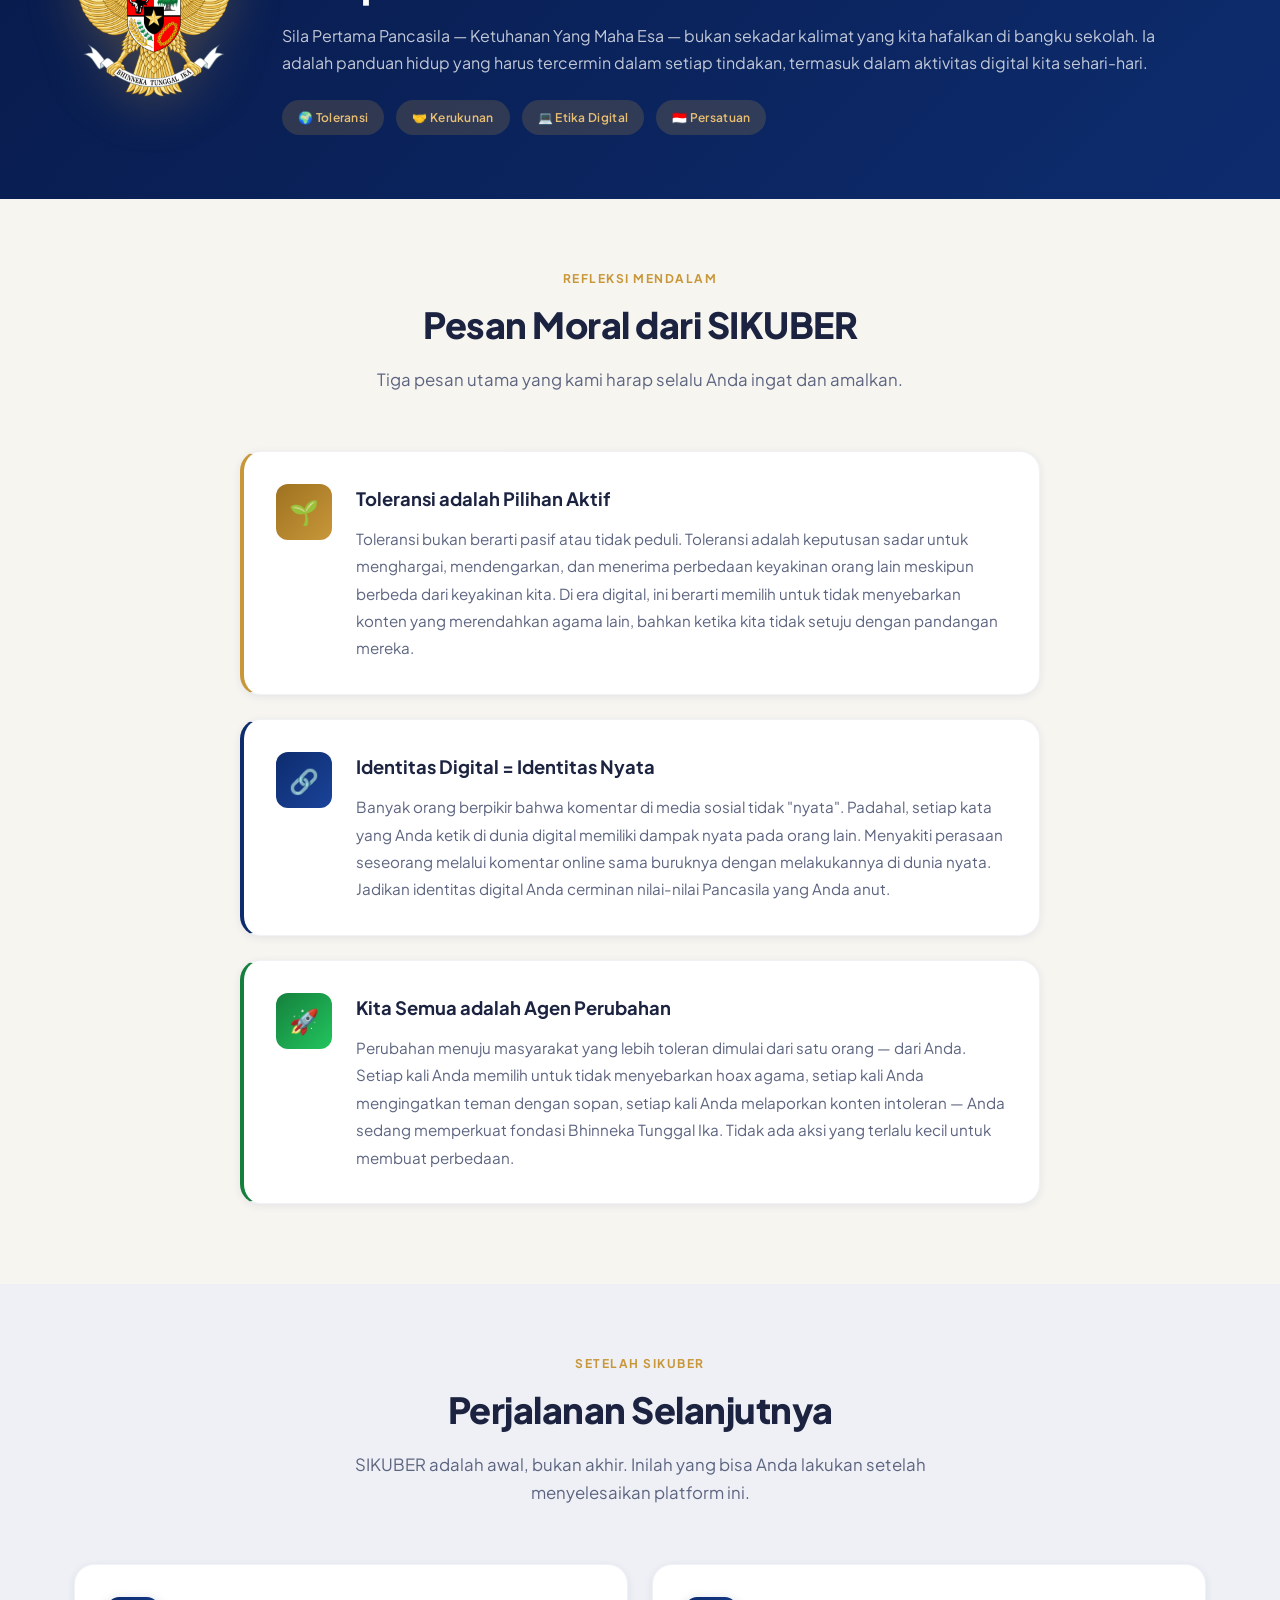
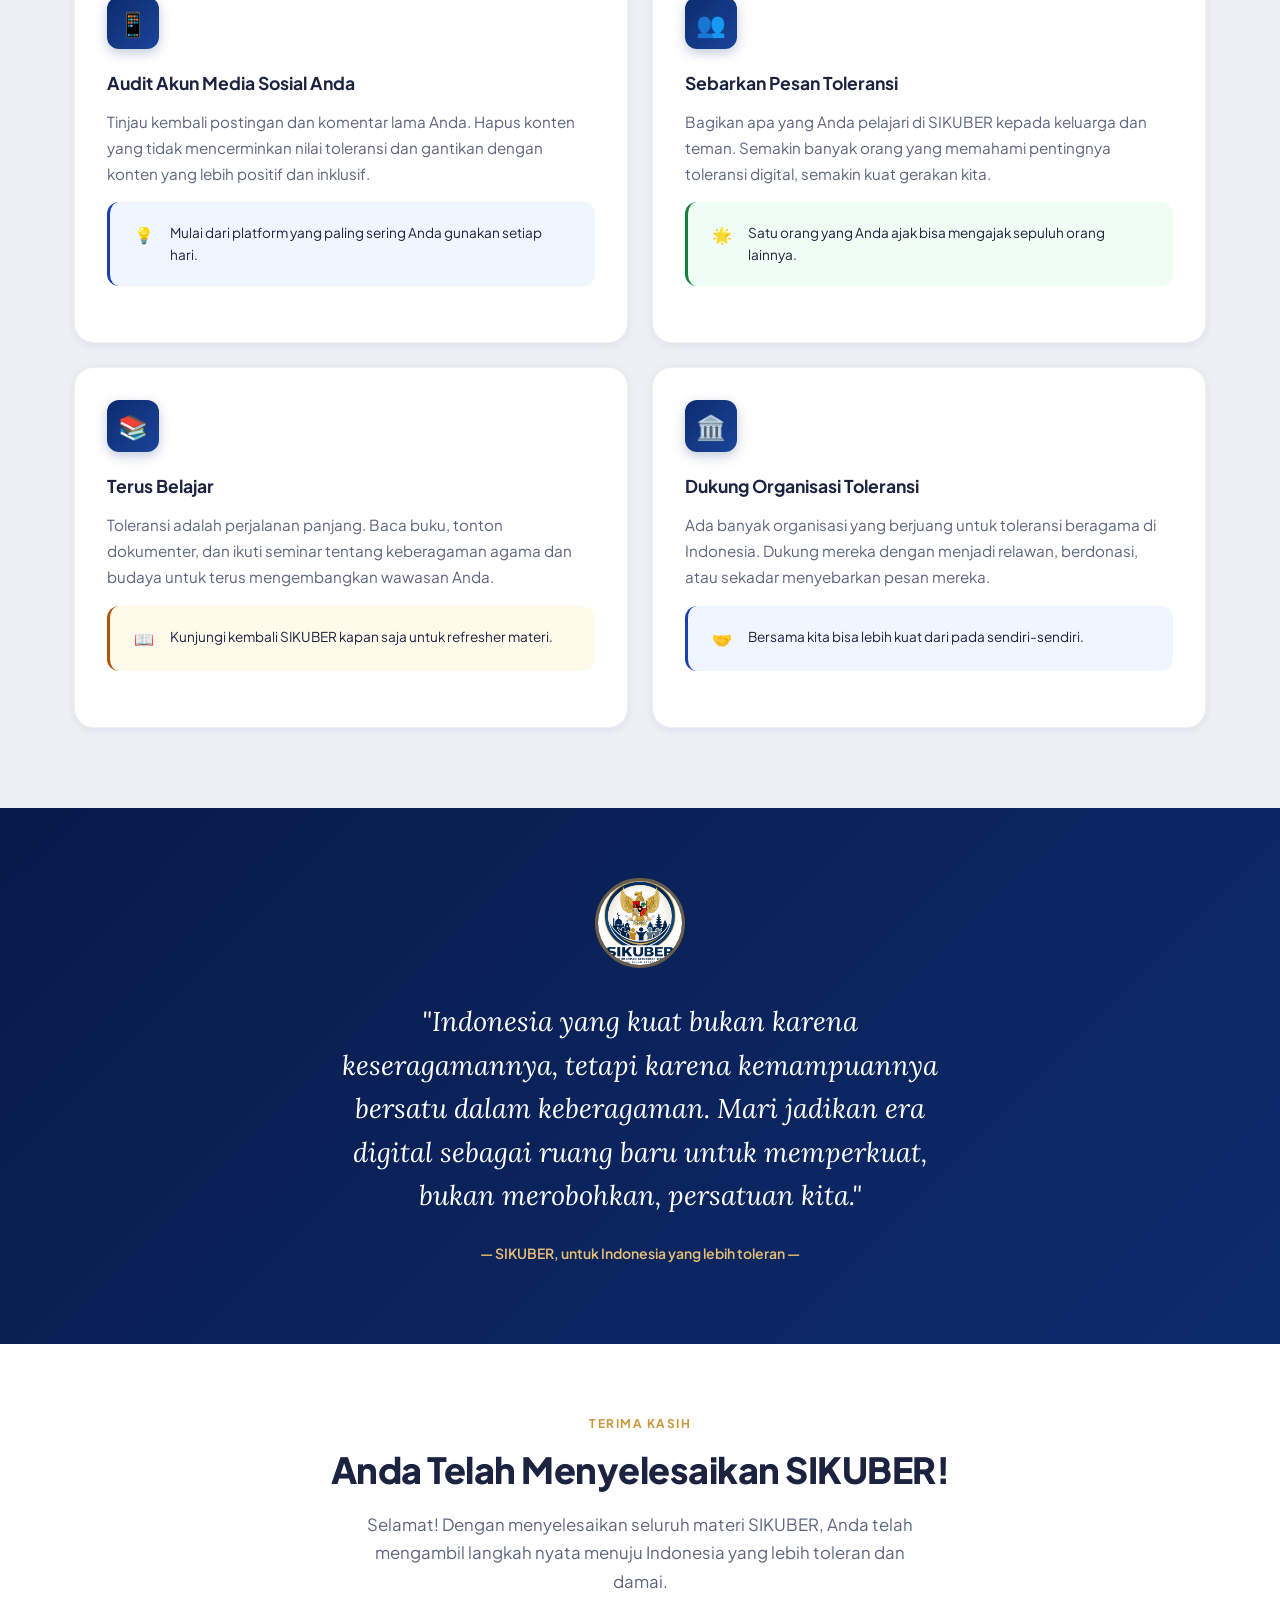
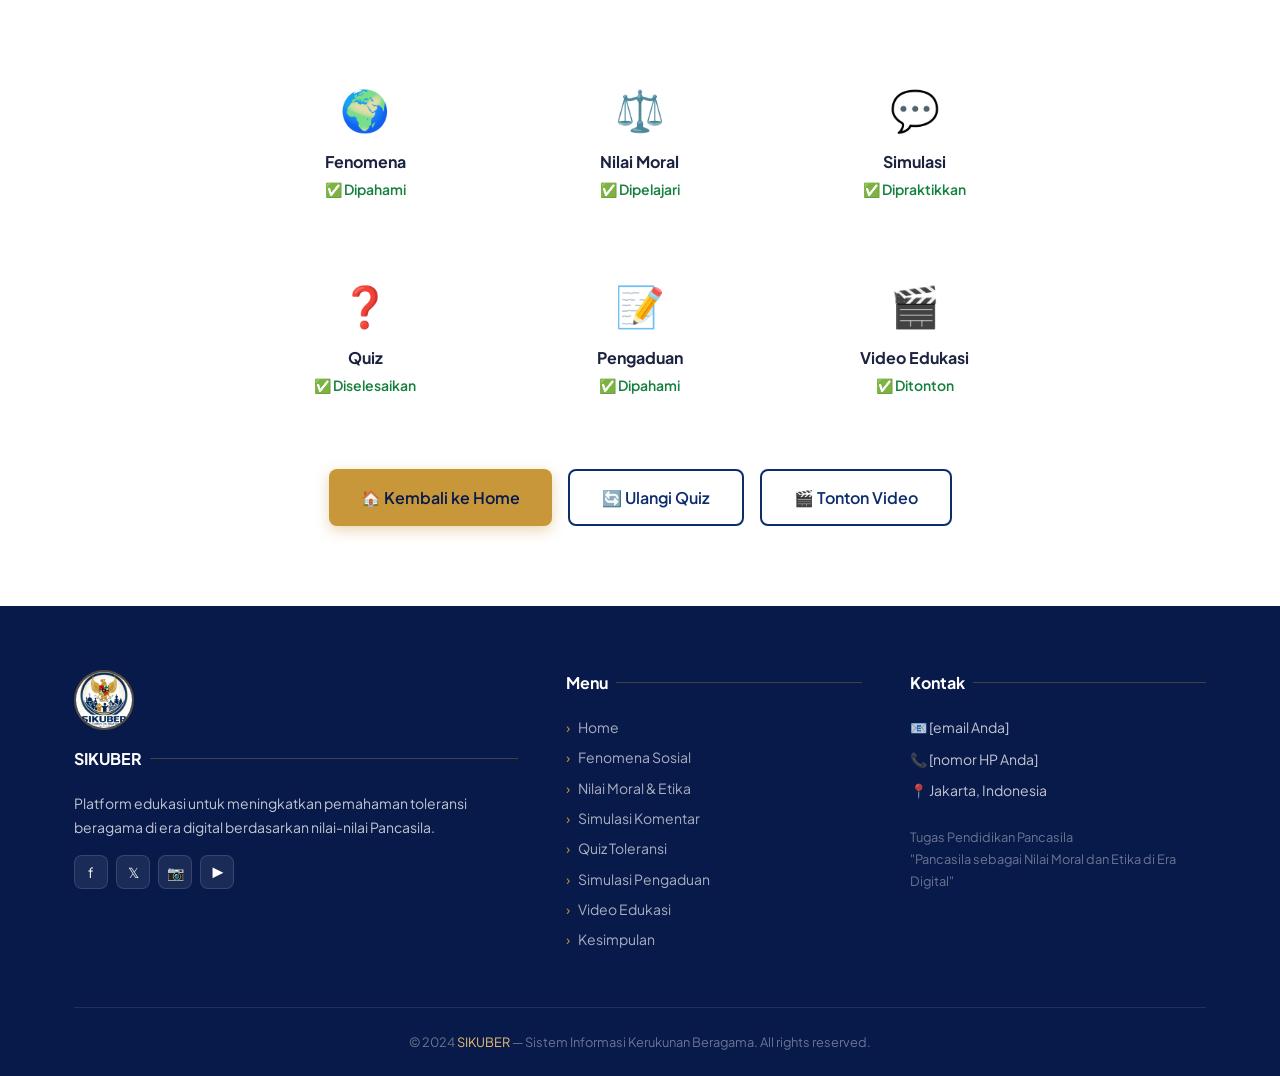
<file: kesimpulan.html>
<!DOCTYPE html>
<html lang="id">
<head>
  <meta charset="UTF-8">
  <meta name="viewport" content="width=device-width, initial-scale=1.0">
  <title>Kesimpulan - SIKUBER</title>
  <link rel="stylesheet" href="css/style.css">
</head>
<body>
<div id="loadingScreen"><div class="spinner"></div></div>
<div id="progressBar"></div>

<nav>
  <a href="index.html" class="navbar-brand"><img src="img/logo.png" alt="SIKUBER" class="brand-logo"> SIKUBER</a>
  <ul class="nav-links">
    <li><a href="index.html">Home</a></li>
    <li><a href="fenomena.html">Fenomena</a></li>
    <li><a href="moral.html">Nilai Moral</a></li>
    <li><a href="simulasi.html">Simulasi</a></li>
    <li><a href="quiz.html">Quiz</a></li>
    <li><a href="pengaduan.html">Pengaduan</a></li>
    <li><a href="video.html">Video Edukasi</a></li>
    <li><a href="kesimpulan.html" class="active">Kesimpulan</a></li>
  </ul>
  <div class="navbar-controls">
    <button class="dark-mode-toggle" id="darkModeToggle">🌙</button>
    <div class="hamburger"><span></span><span></span><span></span></div>
  </div>
</nav>

<!-- Hero -->
<section class="hero" style="min-height:60vh;padding:90px 2rem 6rem;">
  <div class="hero-content">
    <img src="img/garuda.webp" alt="Garuda Pancasila" class="hero-garuda">
    <div class="hero-badge">📢 Pesan Penutup</div>
    <h1 style="font-size:clamp(2rem,5vw,3.5rem);">Kesimpulan &<br><span class="hero-title-accent">Komitmen Kita</span></h1>
    <p class="hero-subtitle">Pancasila Bukan Hanya Dihafal, Tetapi Diamalkan</p>
    <p class="hero-description">Perjalanan kita di SIKUBER membawa satu pesan utama — toleransi beragama bukan pilihan, melainkan kewajiban setiap warga Indonesia di era digital.</p>
  </div>
</section>

<!-- Ringkasan Perjalanan -->
<section class="bg-white">
  <div class="container">
    <p class="section-eyebrow">Apa yang Sudah Kita Pelajari</p>
    <h2 class="section-title">Perjalanan Belajar di SIKUBER</h2>
    <p class="section-subtitle">Dari fenomena hingga komitmen — inilah rangkuman perjalanan edukasi kita bersama.</p>

    <div class="grid grid-3" style="margin-bottom:3rem;">
      <div class="card fade-in" style="border-top:3px solid var(--danger);text-align:center;">
        <div style="font-size:2.5rem;margin-bottom:0.75rem;">📊</div>
        <h3 class="card-title">Fenomena Sosial</h3>
        <p class="card-text">Kita telah mempelajari 5 fenomena utama: ujaran kebencian, intoleransi, cyberbullying, kurangnya rasa hormat, dan misinformasi berbasis agama.</p>
        <a href="fenomena.html" class="btn btn-outline btn-small" style="margin-top:1rem;display:inline-flex;">Ulang →</a>
      </div>
      <div class="card fade-in" style="border-top:3px solid var(--accent);text-align:center;">
        <div style="font-size:2.5rem;margin-bottom:0.75rem;">⚖️</div>
        <h3 class="card-title">Nilai Moral & Etika</h3>
        <p class="card-text">Kita memahami 5 pilar: toleransi, penghormatan, etika komunikasi, kerukunan, dan tanggung jawab warga digital berdasarkan Sila Pertama.</p>
        <a href="moral.html" class="btn btn-outline btn-small" style="margin-top:1rem;display:inline-flex;">Ulang →</a>
      </div>
      <div class="card fade-in" style="border-top:3px solid var(--primary);text-align:center;">
        <div style="font-size:2.5rem;margin-bottom:0.75rem;">💬</div>
        <h3 class="card-title">Praktik & Aksi</h3>
        <p class="card-text">Kita berlatih menganalisis komentar, mengikuti quiz, membuat simulasi pengaduan, dan menonton video refleksi tentang intoleransi nyata.</p>
        <a href="simulasi.html" class="btn btn-outline btn-small" style="margin-top:1rem;display:inline-flex;">Ulang →</a>
      </div>
    </div>
  </div>
</section>

<!-- Slogan Utama -->
<section class="pancasila-strip">
  <div class="container">
    <div class="pancasila-grid">
      <img src="img/garuda.webp" alt="Garuda Pancasila" class="pancasila-emblem fade-in">
      <div class="fade-in">
        <p class="section-eyebrow light">Pesan Inti SIKUBER</p>
        <h2 style="color:white;font-size:clamp(1.5rem,3vw,2.5rem);font-weight:800;margin-bottom:1rem;line-height:1.2;">
          "Pancasila Bukan Hanya Dihafal,<br>Tetapi <span style="color:var(--accent-light);">Diamalkan</span>"
        </h2>
        <p style="color:rgba(255,255,255,0.75);line-height:1.7;margin-bottom:1.5rem;">
          Sila Pertama Pancasila — Ketuhanan Yang Maha Esa — bukan sekadar kalimat yang kita hafalkan di bangku sekolah. 
          Ia adalah panduan hidup yang harus tercermin dalam setiap tindakan, termasuk dalam aktivitas digital kita sehari-hari.
        </p>
        <div style="display:flex;gap:0.75rem;flex-wrap:wrap;">
          <span class="badge" style="background:rgba(200,151,58,0.2);color:var(--accent-light);padding:0.5rem 1rem;">🌍 Toleransi</span>
          <span class="badge" style="background:rgba(200,151,58,0.2);color:var(--accent-light);padding:0.5rem 1rem;">🤝 Kerukunan</span>
          <span class="badge" style="background:rgba(200,151,58,0.2);color:var(--accent-light);padding:0.5rem 1rem;">💻 Etika Digital</span>
          <span class="badge" style="background:rgba(200,151,58,0.2);color:var(--accent-light);padding:0.5rem 1rem;">🇮🇩 Persatuan</span>
        </div>
      </div>
    </div>
  </div>
</section>

<!-- Pesan Moral -->
<section class="bg-light">
  <div class="container">
    <p class="section-eyebrow">Refleksi Mendalam</p>
    <h2 class="section-title">Pesan Moral dari SIKUBER</h2>
    <p class="section-subtitle">Tiga pesan utama yang kami harap selalu Anda ingat dan amalkan.</p>

    <div class="grid grid-1" style="gap:1.5rem;max-width:800px;margin:0 auto;">

      <div class="card fade-in" style="border-left:4px solid var(--accent);display:flex;gap:1.5rem;align-items:flex-start;">
        <div style="width:56px;height:56px;background:linear-gradient(135deg,var(--accent-dark),var(--accent));border-radius:12px;display:flex;align-items:center;justify-content:center;font-size:1.5rem;flex-shrink:0;">🌱</div>
        <div>
          <h3 class="card-title" style="font-size:1.15rem;">Toleransi adalah Pilihan Aktif</h3>
          <p class="card-text" style="line-height:1.8;">Toleransi bukan berarti pasif atau tidak peduli. Toleransi adalah keputusan sadar untuk menghargai, mendengarkan, dan menerima perbedaan keyakinan orang lain meskipun berbeda dari keyakinan kita. Di era digital, ini berarti memilih untuk tidak menyebarkan konten yang merendahkan agama lain, bahkan ketika kita tidak setuju dengan pandangan mereka.</p>
        </div>
      </div>

      <div class="card fade-in" style="border-left:4px solid var(--primary);display:flex;gap:1.5rem;align-items:flex-start;">
        <div style="width:56px;height:56px;background:linear-gradient(135deg,var(--primary),var(--primary-light));border-radius:12px;display:flex;align-items:center;justify-content:center;font-size:1.5rem;flex-shrink:0;">🔗</div>
        <div>
          <h3 class="card-title" style="font-size:1.15rem;">Identitas Digital = Identitas Nyata</h3>
          <p class="card-text" style="line-height:1.8;">Banyak orang berpikir bahwa komentar di media sosial tidak "nyata". Padahal, setiap kata yang Anda ketik di dunia digital memiliki dampak nyata pada orang lain. Menyakiti perasaan seseorang melalui komentar online sama buruknya dengan melakukannya di dunia nyata. Jadikan identitas digital Anda cerminan nilai-nilai Pancasila yang Anda anut.</p>
        </div>
      </div>

      <div class="card fade-in" style="border-left:4px solid var(--success);display:flex;gap:1.5rem;align-items:flex-start;">
        <div style="width:56px;height:56px;background:linear-gradient(135deg,#15803d,#22c55e);border-radius:12px;display:flex;align-items:center;justify-content:center;font-size:1.5rem;flex-shrink:0;">🚀</div>
        <div>
          <h3 class="card-title" style="font-size:1.15rem;">Kita Semua adalah Agen Perubahan</h3>
          <p class="card-text" style="line-height:1.8;">Perubahan menuju masyarakat yang lebih toleran dimulai dari satu orang — dari Anda. Setiap kali Anda memilih untuk tidak menyebarkan hoax agama, setiap kali Anda mengingatkan teman dengan sopan, setiap kali Anda melaporkan konten intoleran — Anda sedang memperkuat fondasi Bhinneka Tunggal Ika. Tidak ada aksi yang terlalu kecil untuk membuat perbedaan.</p>
        </div>
      </div>

    </div>
  </div>
</section>

<!-- Langkah Selanjutnya -->
<section class="bg-gray">
  <div class="container">
    <p class="section-eyebrow">Setelah SIKUBER</p>
    <h2 class="section-title">Perjalanan Selanjutnya</h2>
    <p class="section-subtitle">SIKUBER adalah awal, bukan akhir. Inilah yang bisa Anda lakukan setelah menyelesaikan platform ini.</p>

    <div class="grid grid-2" style="gap:1.5rem;">
      <div class="card fade-in">
        <div class="card-icon">📱</div>
        <h3 class="card-title">Audit Akun Media Sosial Anda</h3>
        <p class="card-text" style="margin-bottom:1rem;">Tinjau kembali postingan dan komentar lama Anda. Hapus konten yang tidak mencerminkan nilai toleransi dan gantikan dengan konten yang lebih positif dan inklusif.</p>
        <div class="info-box info"><span>💡</span><div><p style="font-size:0.85rem;">Mulai dari platform yang paling sering Anda gunakan setiap hari.</p></div></div>
      </div>
      <div class="card fade-in">
        <div class="card-icon">👥</div>
        <h3 class="card-title">Sebarkan Pesan Toleransi</h3>
        <p class="card-text" style="margin-bottom:1rem;">Bagikan apa yang Anda pelajari di SIKUBER kepada keluarga dan teman. Semakin banyak orang yang memahami pentingnya toleransi digital, semakin kuat gerakan kita.</p>
        <div class="info-box success"><span>🌟</span><div><p style="font-size:0.85rem;">Satu orang yang Anda ajak bisa mengajak sepuluh orang lainnya.</p></div></div>
      </div>
      <div class="card fade-in">
        <div class="card-icon">📚</div>
        <h3 class="card-title">Terus Belajar</h3>
        <p class="card-text" style="margin-bottom:1rem;">Toleransi adalah perjalanan panjang. Baca buku, tonton dokumenter, dan ikuti seminar tentang keberagaman agama dan budaya untuk terus mengembangkan wawasan Anda.</p>
        <div class="info-box warning"><span>📖</span><div><p style="font-size:0.85rem;">Kunjungi kembali SIKUBER kapan saja untuk refresher materi.</p></div></div>
      </div>
      <div class="card fade-in">
        <div class="card-icon">🏛️</div>
        <h3 class="card-title">Dukung Organisasi Toleransi</h3>
        <p class="card-text" style="margin-bottom:1rem;">Ada banyak organisasi yang berjuang untuk toleransi beragama di Indonesia. Dukung mereka dengan menjadi relawan, berdonasi, atau sekadar menyebarkan pesan mereka.</p>
        <div class="info-box info"><span>🤝</span><div><p style="font-size:0.85rem;">Bersama kita bisa lebih kuat dari pada sendiri-sendiri.</p></div></div>
      </div>
    </div>
  </div>
</section>

<!-- Quote Penutup -->
<section class="bg-primary" style="text-align:center;">
  <div class="container" style="max-width:700px;">
    <img src="img/logo.png" alt="SIKUBER" style="width:90px;height:90px;border-radius:50%;margin:0 auto 2rem;border:3px solid rgba(200,151,58,0.5);object-fit:cover;">
    <blockquote style="font-family:'Lora',serif;font-style:italic;font-size:clamp(1.2rem,2.5vw,1.7rem);color:white;line-height:1.6;margin-bottom:1.5rem;">
      "Indonesia yang kuat bukan karena keseragamannya, tetapi karena kemampuannya bersatu dalam keberagaman. Mari jadikan era digital sebagai ruang baru untuk memperkuat, bukan merobohkan, persatuan kita."
    </blockquote>
    <p style="color:var(--accent-light);font-weight:600;font-size:0.875rem;">— SIKUBER, untuk Indonesia yang lebih toleran —</p>
  </div>
</section>

<!-- Ringkasan Akhir -->
<section class="bg-white">
  <div class="container" style="text-align:center;">
    <p class="section-eyebrow">Terima Kasih</p>
    <h2 class="section-title">Anda Telah Menyelesaikan SIKUBER!</h2>
    <p class="section-subtitle">Selamat! Dengan menyelesaikan seluruh materi SIKUBER, Anda telah mengambil langkah nyata menuju Indonesia yang lebih toleran dan damai.</p>

    <div class="grid grid-3" style="margin-bottom:3rem;max-width:800px;margin:0 auto 3rem;">
      <div style="text-align:center;padding:1.5rem;">
        <div style="font-size:2.5rem;margin-bottom:0.5rem;">🌍</div>
        <div style="font-weight:700;color:var(--text);margin-bottom:0.25rem;">Fenomena</div>
        <div style="color:var(--success);font-size:0.875rem;font-weight:600;">✅ Dipahami</div>
      </div>
      <div style="text-align:center;padding:1.5rem;">
        <div style="font-size:2.5rem;margin-bottom:0.5rem;">⚖️</div>
        <div style="font-weight:700;color:var(--text);margin-bottom:0.25rem;">Nilai Moral</div>
        <div style="color:var(--success);font-size:0.875rem;font-weight:600;">✅ Dipelajari</div>
      </div>
      <div style="text-align:center;padding:1.5rem;">
        <div style="font-size:2.5rem;margin-bottom:0.5rem;">💬</div>
        <div style="font-weight:700;color:var(--text);margin-bottom:0.25rem;">Simulasi</div>
        <div style="color:var(--success);font-size:0.875rem;font-weight:600;">✅ Dipraktikkan</div>
      </div>
      <div style="text-align:center;padding:1.5rem;">
        <div style="font-size:2.5rem;margin-bottom:0.5rem;">❓</div>
        <div style="font-weight:700;color:var(--text);margin-bottom:0.25rem;">Quiz</div>
        <div style="color:var(--success);font-size:0.875rem;font-weight:600;">✅ Diselesaikan</div>
      </div>
      <div style="text-align:center;padding:1.5rem;">
        <div style="font-size:2.5rem;margin-bottom:0.5rem;">📝</div>
        <div style="font-weight:700;color:var(--text);margin-bottom:0.25rem;">Pengaduan</div>
        <div style="color:var(--success);font-size:0.875rem;font-weight:600;">✅ Dipahami</div>
      </div>
      <div style="text-align:center;padding:1.5rem;">
        <div style="font-size:2.5rem;margin-bottom:0.5rem;">🎬</div>
        <div style="font-weight:700;color:var(--text);margin-bottom:0.25rem;">Video Edukasi</div>
        <div style="color:var(--success);font-size:0.875rem;font-weight:600;">✅ Ditonton</div>
      </div>
    </div>

    <div style="display:flex;gap:1rem;justify-content:center;flex-wrap:wrap;">
      <a href="index.html" class="btn btn-primary" style="font-size:1rem;padding:0.875rem 2rem;">🏠 Kembali ke Home</a>
      <a href="quiz.html" class="btn btn-outline" style="font-size:1rem;padding:0.875rem 2rem;">🔄 Ulangi Quiz</a>
      <a href="video.html" class="btn btn-outline" style="font-size:1rem;padding:0.875rem 2rem;">🎬 Tonton Video</a>
    </div>
  </div>
</section>

<footer>
  <div class="container">
    <div class="footer-content">
      <div class="footer-section">
        <img src="img/logo.png" alt="SIKUBER" class="footer-logo">
        <h4>SIKUBER</h4>
        <p>Platform edukasi untuk meningkatkan pemahaman toleransi beragama di era digital berdasarkan nilai-nilai Pancasila.</p>
        <div class="social-links">
          <a href="#" title="Facebook">f</a>
          <a href="#" title="Twitter">𝕏</a>
          <a href="#" title="Instagram">📷</a>
          <a href="#" title="YouTube">▶</a>
        </div>
      </div>
      <div class="footer-section">
        <h4>Menu</h4>
        <ul class="footer-links">
          <li><a href="index.html">Home</a></li>
          <li><a href="fenomena.html">Fenomena Sosial</a></li>
          <li><a href="moral.html">Nilai Moral & Etika</a></li>
          <li><a href="simulasi.html">Simulasi Komentar</a></li>
          <li><a href="quiz.html">Quiz Toleransi</a></li>
          <li><a href="pengaduan.html">Simulasi Pengaduan</a></li>
          <li><a href="video.html">Video Edukasi</a></li>
          <li><a href="kesimpulan.html">Kesimpulan</a></li>
        </ul>
      </div>
      <div class="footer-section">
        <h4>Kontak</h4>
        <p>📧 [email Anda]</p>
        <p style="margin-top:0.5rem;">📞 [nomor HP Anda]</p>
        <p style="margin-top:0.5rem;">📍 Jakarta, Indonesia</p>
        <div style="margin-top:1.5rem;">
          <p style="font-size:0.8rem;color:rgba(255,255,255,0.4);">Tugas Pendidikan Pancasila</p>
          <p style="font-size:0.8rem;color:rgba(255,255,255,0.4);">"Pancasila sebagai Nilai Moral dan Etika di Era Digital"</p>
        </div>
      </div>
    </div>
    <div class="footer-bottom">
      <p>&copy; 2024 <span>SIKUBER</span> — Sistem Informasi Kerukunan Beragama. All rights reserved.</p>
    </div>
  </div>
</footer>

<button id="scrollToTop">↑</button>
<script src="js/main.js"></script>
<script>
let checked = new Set();

function toggleKomitmen(id) {
  const el = document.getElementById(id);
  if (checked.has(id)) {
    checked.delete(id);
    el.textContent = '○';
    el.style.background = 'rgba(200,151,58,0.25)';
    el.style.color = 'var(--accent-light)';
  } else {
    checked.add(id);
    el.textContent = '✓';
    el.style.background = 'var(--accent)';
    el.style.color = 'var(--primary-dark)';
  }
  const n = checked.size;
  document.getElementById('komitmenCount').textContent = n + ' / 10';
  document.getElementById('komitmenFill').style.width = (n * 10) + '%';
  if (n === 10) {
    document.getElementById('komitmenStatus').style.background = 'rgba(21,128,61,0.2)';
    document.getElementById('komitmenCount').style.color = '#4ade80';
  } else {
    document.getElementById('komitmenStatus').style.background = 'rgba(255,255,255,0.08)';
    document.getElementById('komitmenCount').style.color = 'var(--accent-light)';
  }
}
</script>
</body>
</html>
</file>
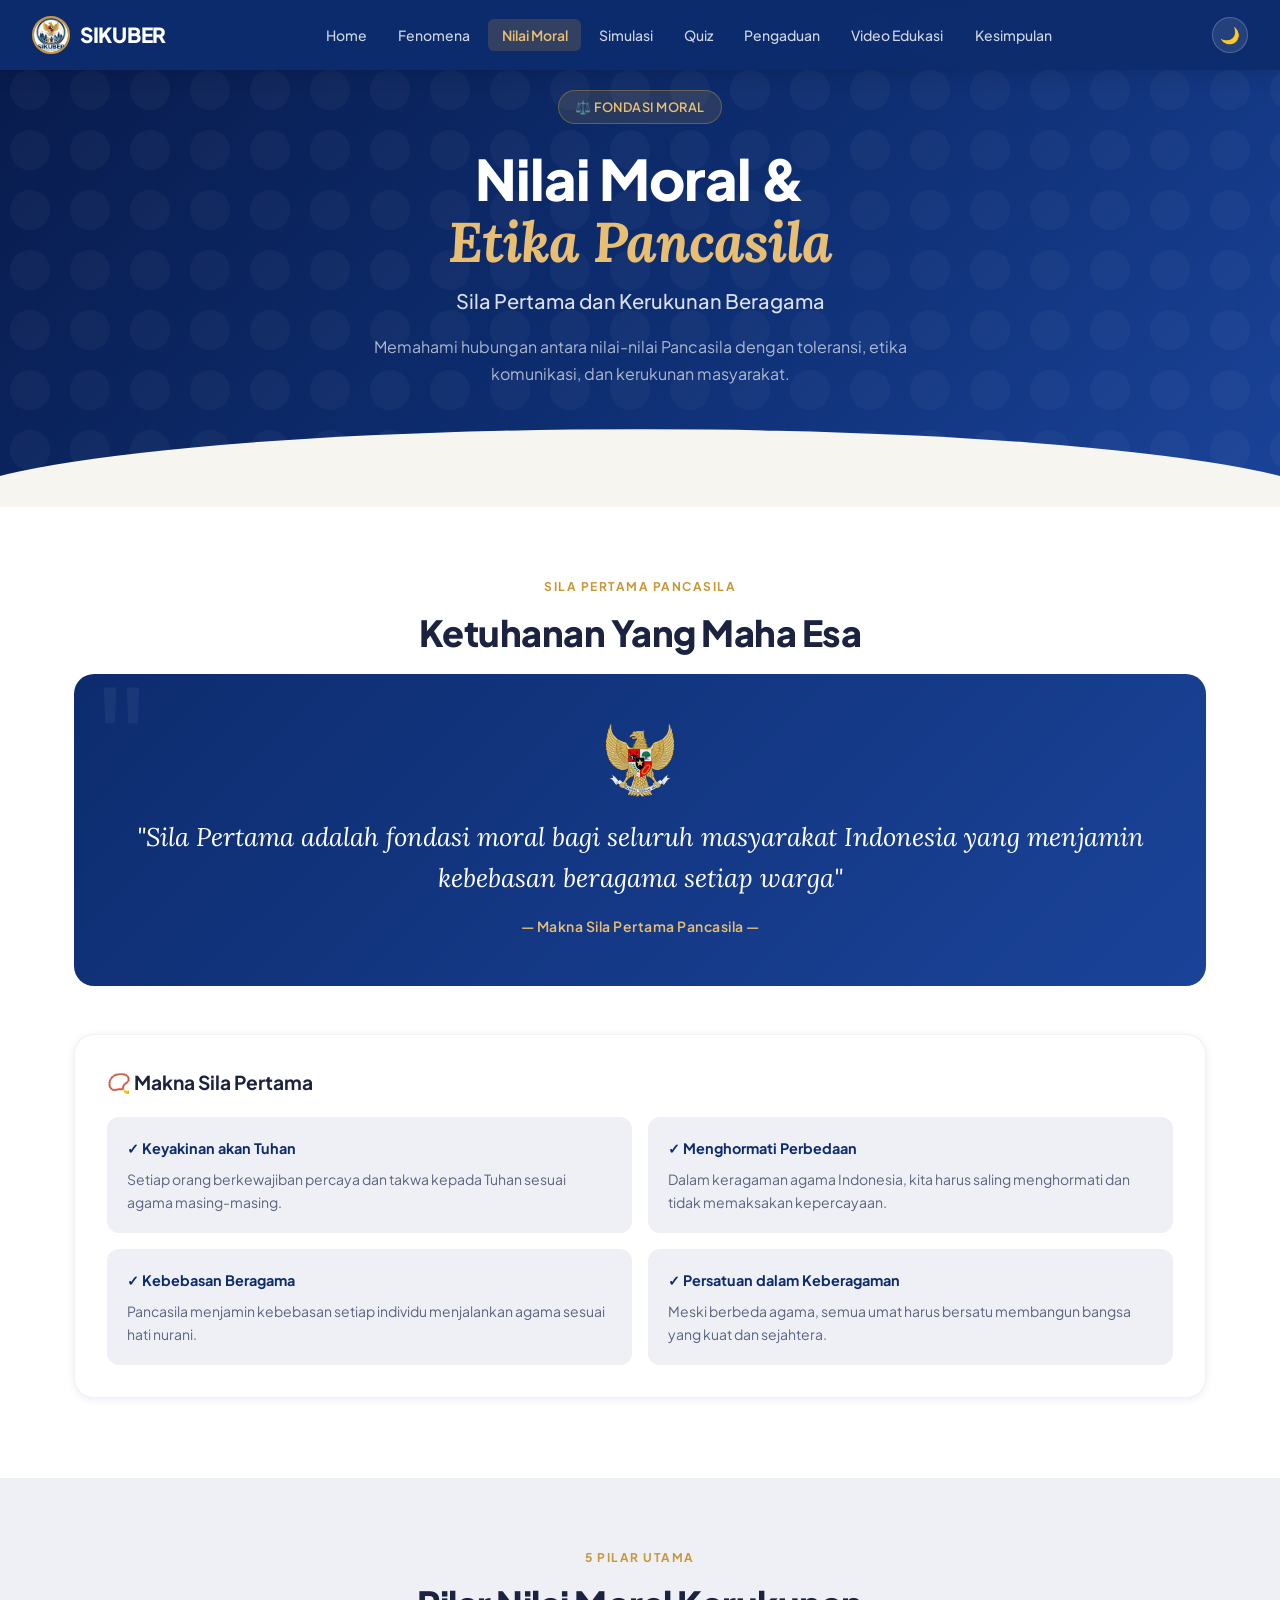
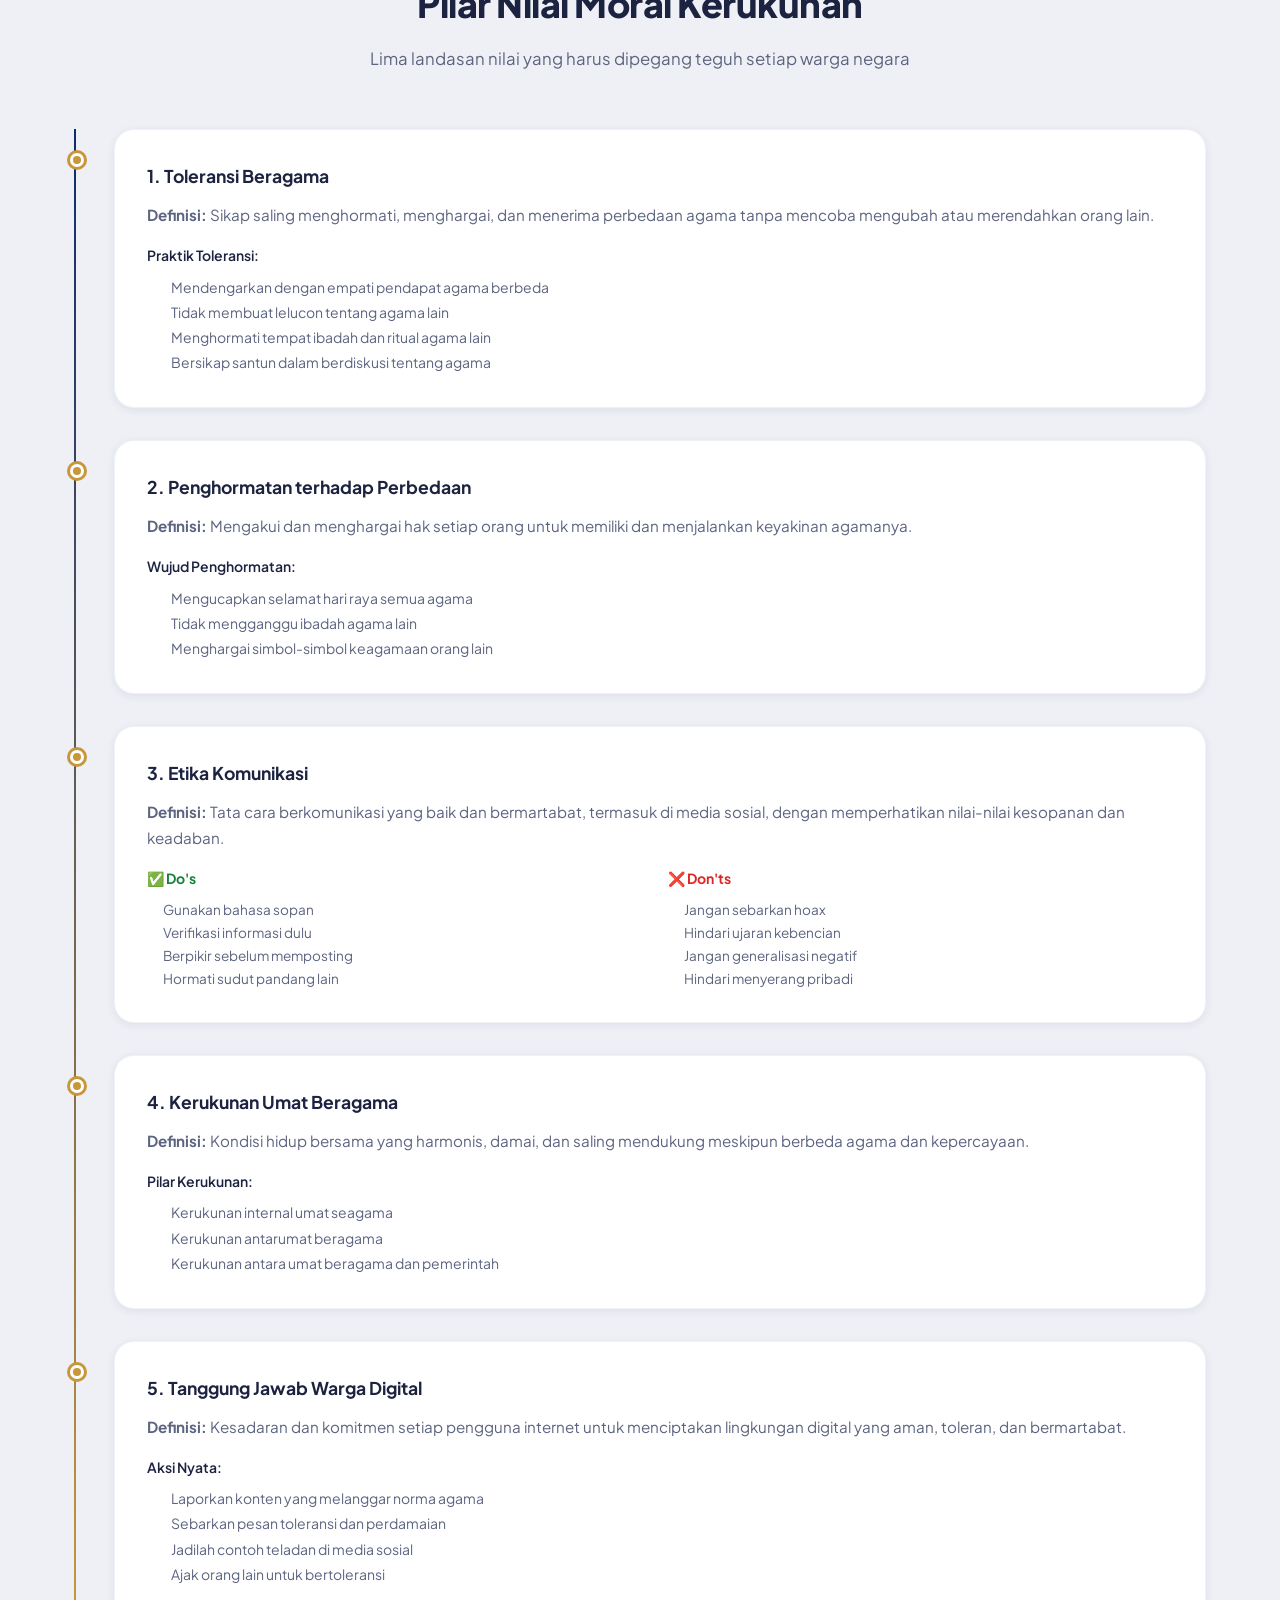
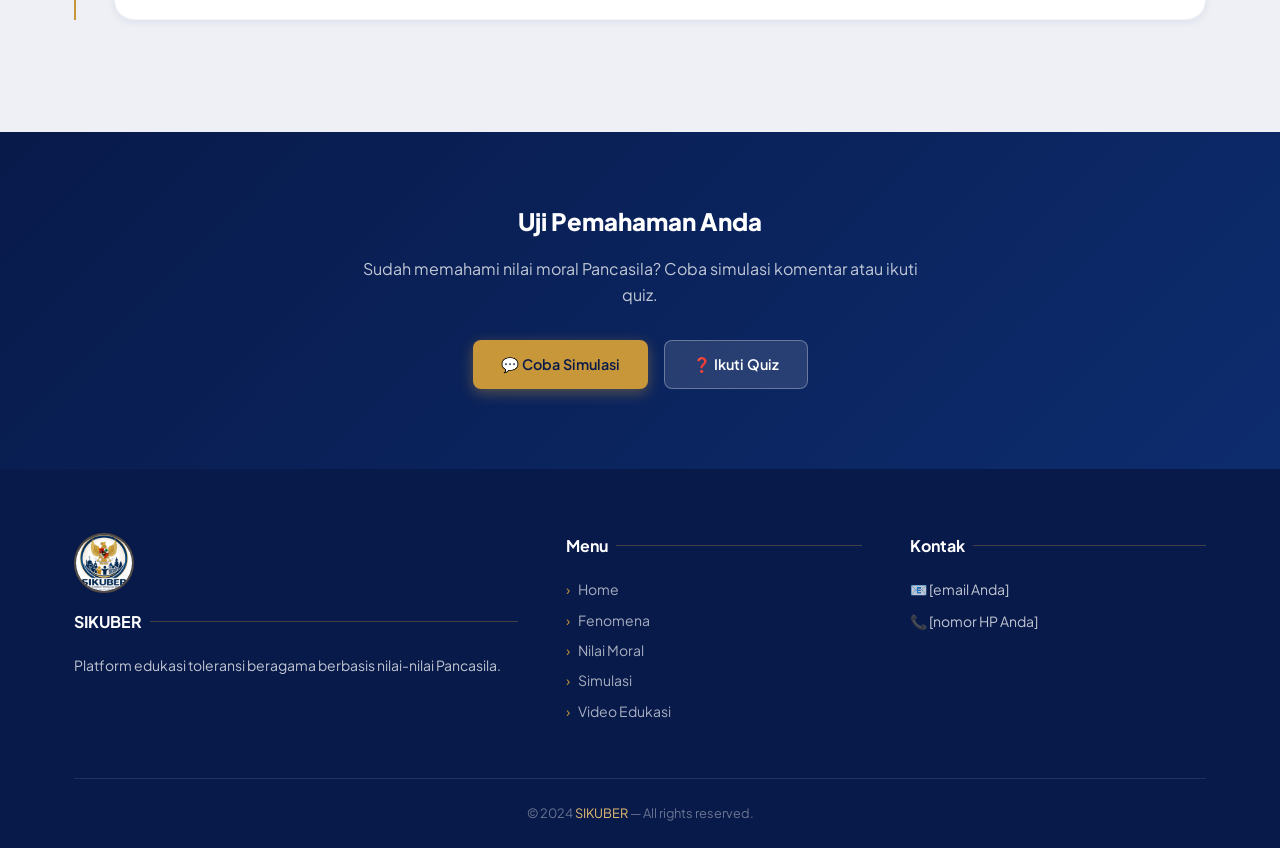
<file: moral.html>
<!DOCTYPE html>
<html lang="id">
<head>
  <meta charset="UTF-8">
  <meta name="viewport" content="width=device-width, initial-scale=1.0">
  <title>Nilai Moral dan Etika - SIKUBER</title>
  <link rel="stylesheet" href="css/style.css">
</head>
<body>
<div id="loadingScreen"><div class="spinner"></div></div>
<div id="progressBar"></div>

<nav>
  <a href="index.html" class="navbar-brand"><img src="img/logo.png" alt="SIKUBER" class="brand-logo"> SIKUBER</a>
  <ul class="nav-links">
    <li><a href="index.html">Home</a></li>
    <li><a href="fenomena.html">Fenomena</a></li>
    <li><a href="moral.html" class="active">Nilai Moral</a></li>
    <li><a href="simulasi.html">Simulasi</a></li>
    <li><a href="quiz.html">Quiz</a></li>
    <li><a href="pengaduan.html">Pengaduan</a></li>
    <li><a href="video.html">Video Edukasi</a></li>
    <li><a href="kesimpulan.html">Kesimpulan</a></li>
  </ul>
  <div class="navbar-controls">
    <button class="dark-mode-toggle" id="darkModeToggle">🌙</button>
    <div class="hamburger"><span></span><span></span><span></span></div>
  </div>
</nav>

<section class="hero" style="min-height:50vh;padding:90px 2rem 5rem;">
  <div class="hero-content">
    <div class="hero-badge">⚖️ Fondasi Moral</div>
    <h1 style="font-size:clamp(2rem,5vw,3.5rem);">Nilai Moral &<br><span class="hero-title-accent">Etika Pancasila</span></h1>
    <p class="hero-subtitle">Sila Pertama dan Kerukunan Beragama</p>
    <p class="hero-description">Memahami hubungan antara nilai-nilai Pancasila dengan toleransi, etika komunikasi, dan kerukunan masyarakat.</p>
  </div>
</section>

<section class="bg-white">
  <div class="container">
    <p class="section-eyebrow">Sila Pertama Pancasila</p>
    <h2 class="section-title">Ketuhanan Yang Maha Esa</h2>

    <div class="quote-block fade-in" style="margin-bottom:3rem;">
      <img src="img/garuda.webp" alt="Garuda" style="width:70px;margin:0 auto 1.25rem;opacity:0.9;">
      <p class="quote-text">"Sila Pertama adalah fondasi moral bagi seluruh masyarakat Indonesia yang menjamin kebebasan beragama setiap warga"</p>
      <p class="quote-source">— Makna Sila Pertama Pancasila —</p>
    </div>

    <div class="card fade-in">
      <h3 class="card-title" style="font-size:1.2rem;margin-bottom:1.25rem;">📿 Makna Sila Pertama</h3>
      <div class="grid grid-2" style="gap:1rem;">
        <div style="background:var(--light-gray);border-radius:var(--radius);padding:1.25rem;">
          <h4 style="font-weight:700;font-size:0.9rem;color:var(--primary);margin-bottom:0.5rem;">✓ Keyakinan akan Tuhan</h4>
          <p style="font-size:0.875rem;color:var(--text-light);line-height:1.6;">Setiap orang berkewajiban percaya dan takwa kepada Tuhan sesuai agama masing-masing.</p>
        </div>
        <div style="background:var(--light-gray);border-radius:var(--radius);padding:1.25rem;">
          <h4 style="font-weight:700;font-size:0.9rem;color:var(--primary);margin-bottom:0.5rem;">✓ Menghormati Perbedaan</h4>
          <p style="font-size:0.875rem;color:var(--text-light);line-height:1.6;">Dalam keragaman agama Indonesia, kita harus saling menghormati dan tidak memaksakan kepercayaan.</p>
        </div>
        <div style="background:var(--light-gray);border-radius:var(--radius);padding:1.25rem;">
          <h4 style="font-weight:700;font-size:0.9rem;color:var(--primary);margin-bottom:0.5rem;">✓ Kebebasan Beragama</h4>
          <p style="font-size:0.875rem;color:var(--text-light);line-height:1.6;">Pancasila menjamin kebebasan setiap individu menjalankan agama sesuai hati nurani.</p>
        </div>
        <div style="background:var(--light-gray);border-radius:var(--radius);padding:1.25rem;">
          <h4 style="font-weight:700;font-size:0.9rem;color:var(--primary);margin-bottom:0.5rem;">✓ Persatuan dalam Keberagaman</h4>
          <p style="font-size:0.875rem;color:var(--text-light);line-height:1.6;">Meski berbeda agama, semua umat harus bersatu membangun bangsa yang kuat dan sejahtera.</p>
        </div>
      </div>
    </div>
  </div>
</section>

<section class="bg-gray">
  <div class="container">
    <p class="section-eyebrow">5 Pilar Utama</p>
    <h2 class="section-title">Pilar Nilai Moral Kerukunan</h2>
    <p class="section-subtitle">Lima landasan nilai yang harus dipegang teguh setiap warga negara</p>

    <div class="timeline">
      <div class="timeline-item fade-in">
        <div class="timeline-marker"></div>
        <div class="card">
          <h3 class="card-title">1. Toleransi Beragama</h3>
          <p class="card-text"><strong>Definisi:</strong> Sikap saling menghormati, menghargai, dan menerima perbedaan agama tanpa mencoba mengubah atau merendahkan orang lain.</p>
          <div style="margin-top:1rem;">
            <p style="font-weight:600;font-size:0.875rem;color:var(--text);margin-bottom:0.5rem;">Praktik Toleransi:</p>
            <ul style="margin-left:1.5rem;line-height:1.8;color:var(--text-light);font-size:0.875rem;">
              <li>Mendengarkan dengan empati pendapat agama berbeda</li>
              <li>Tidak membuat lelucon tentang agama lain</li>
              <li>Menghormati tempat ibadah dan ritual agama lain</li>
              <li>Bersikap santun dalam berdiskusi tentang agama</li>
            </ul>
          </div>
        </div>
      </div>

      <div class="timeline-item fade-in">
        <div class="timeline-marker"></div>
        <div class="card">
          <h3 class="card-title">2. Penghormatan terhadap Perbedaan</h3>
          <p class="card-text"><strong>Definisi:</strong> Mengakui dan menghargai hak setiap orang untuk memiliki dan menjalankan keyakinan agamanya.</p>
          <div style="margin-top:1rem;">
            <p style="font-weight:600;font-size:0.875rem;color:var(--text);margin-bottom:0.5rem;">Wujud Penghormatan:</p>
            <ul style="margin-left:1.5rem;line-height:1.8;color:var(--text-light);font-size:0.875rem;">
              <li>Mengucapkan selamat hari raya semua agama</li>
              <li>Tidak mengganggu ibadah agama lain</li>
              <li>Menghargai simbol-simbol keagamaan orang lain</li>
            </ul>
          </div>
        </div>
      </div>

      <div class="timeline-item fade-in">
        <div class="timeline-marker"></div>
        <div class="card">
          <h3 class="card-title">3. Etika Komunikasi</h3>
          <p class="card-text"><strong>Definisi:</strong> Tata cara berkomunikasi yang baik dan bermartabat, termasuk di media sosial, dengan memperhatikan nilai-nilai kesopanan dan keadaban.</p>
          <div style="margin-top:1rem;display:grid;grid-template-columns:1fr 1fr;gap:1rem;">
            <div>
              <p style="font-weight:700;font-size:0.875rem;color:var(--success);margin-bottom:0.5rem;">✅ Do's</p>
              <ul style="margin-left:1rem;font-size:0.85rem;color:var(--text-light);line-height:1.7;">
                <li>Gunakan bahasa sopan</li>
                <li>Verifikasi informasi dulu</li>
                <li>Berpikir sebelum memposting</li>
                <li>Hormati sudut pandang lain</li>
              </ul>
            </div>
            <div>
              <p style="font-weight:700;font-size:0.875rem;color:var(--danger);margin-bottom:0.5rem;">❌ Don'ts</p>
              <ul style="margin-left:1rem;font-size:0.85rem;color:var(--text-light);line-height:1.7;">
                <li>Jangan sebarkan hoax</li>
                <li>Hindari ujaran kebencian</li>
                <li>Jangan generalisasi negatif</li>
                <li>Hindari menyerang pribadi</li>
              </ul>
            </div>
          </div>
        </div>
      </div>

      <div class="timeline-item fade-in">
        <div class="timeline-marker"></div>
        <div class="card">
          <h3 class="card-title">4. Kerukunan Umat Beragama</h3>
          <p class="card-text"><strong>Definisi:</strong> Kondisi hidup bersama yang harmonis, damai, dan saling mendukung meskipun berbeda agama dan kepercayaan.</p>
          <div style="margin-top:1rem;">
            <p style="font-weight:600;font-size:0.875rem;color:var(--text);margin-bottom:0.5rem;">Pilar Kerukunan:</p>
            <ul style="margin-left:1.5rem;line-height:1.8;color:var(--text-light);font-size:0.875rem;">
              <li>Kerukunan internal umat seagama</li>
              <li>Kerukunan antarumat beragama</li>
              <li>Kerukunan antara umat beragama dan pemerintah</li>
            </ul>
          </div>
        </div>
      </div>

      <div class="timeline-item fade-in">
        <div class="timeline-marker"></div>
        <div class="card">
          <h3 class="card-title">5. Tanggung Jawab Warga Digital</h3>
          <p class="card-text"><strong>Definisi:</strong> Kesadaran dan komitmen setiap pengguna internet untuk menciptakan lingkungan digital yang aman, toleran, dan bermartabat.</p>
          <div style="margin-top:1rem;">
            <p style="font-weight:600;font-size:0.875rem;color:var(--text);margin-bottom:0.5rem;">Aksi Nyata:</p>
            <ul style="margin-left:1.5rem;line-height:1.8;color:var(--text-light);font-size:0.875rem;">
              <li>Laporkan konten yang melanggar norma agama</li>
              <li>Sebarkan pesan toleransi dan perdamaian</li>
              <li>Jadilah contoh teladan di media sosial</li>
              <li>Ajak orang lain untuk bertoleransi</li>
            </ul>
          </div>
        </div>
      </div>
    </div>
  </div>
</section>

<section class="bg-primary" style="text-align:center;">
  <div class="container" style="max-width:640px;">
    <h2 style="color:white;font-weight:800;margin-bottom:1rem;">Uji Pemahaman Anda</h2>
    <p style="color:rgba(255,255,255,0.75);margin-bottom:2rem;">Sudah memahami nilai moral Pancasila? Coba simulasi komentar atau ikuti quiz.</p>
    <div style="display:flex;gap:1rem;justify-content:center;flex-wrap:wrap;">
      <a href="simulasi.html" class="btn btn-primary">💬 Coba Simulasi</a>
      <a href="quiz.html" class="btn btn-secondary">❓ Ikuti Quiz</a>
    </div>
  </div>
</section>

<footer>
  <div class="container">
    <div class="footer-content">
      <div class="footer-section"><img src="img/logo.png" alt="SIKUBER" class="footer-logo"><h4>SIKUBER</h4><p>Platform edukasi toleransi beragama berbasis nilai-nilai Pancasila.</p></div>
      <div class="footer-section"><h4>Menu</h4><ul class="footer-links"><li><a href="index.html">Home</a></li><li><a href="fenomena.html">Fenomena</a></li><li><a href="moral.html">Nilai Moral</a></li><li><a href="simulasi.html">Simulasi</a></li><li><a href="video.html">Video Edukasi</a></li></ul></div>
      <div class="footer-section"><h4>Kontak</h4><p>📧 [email Anda]</p><p style="margin-top:0.5rem;">📞 [nomor HP Anda]</p></div>
    </div>
    <div class="footer-bottom"><p>&copy; 2024 <span>SIKUBER</span> — All rights reserved.</p></div>
  </div>
</footer>
<button id="scrollToTop">↑</button>
<script src="js/main.js"></script>
</body>
</html>
</file>
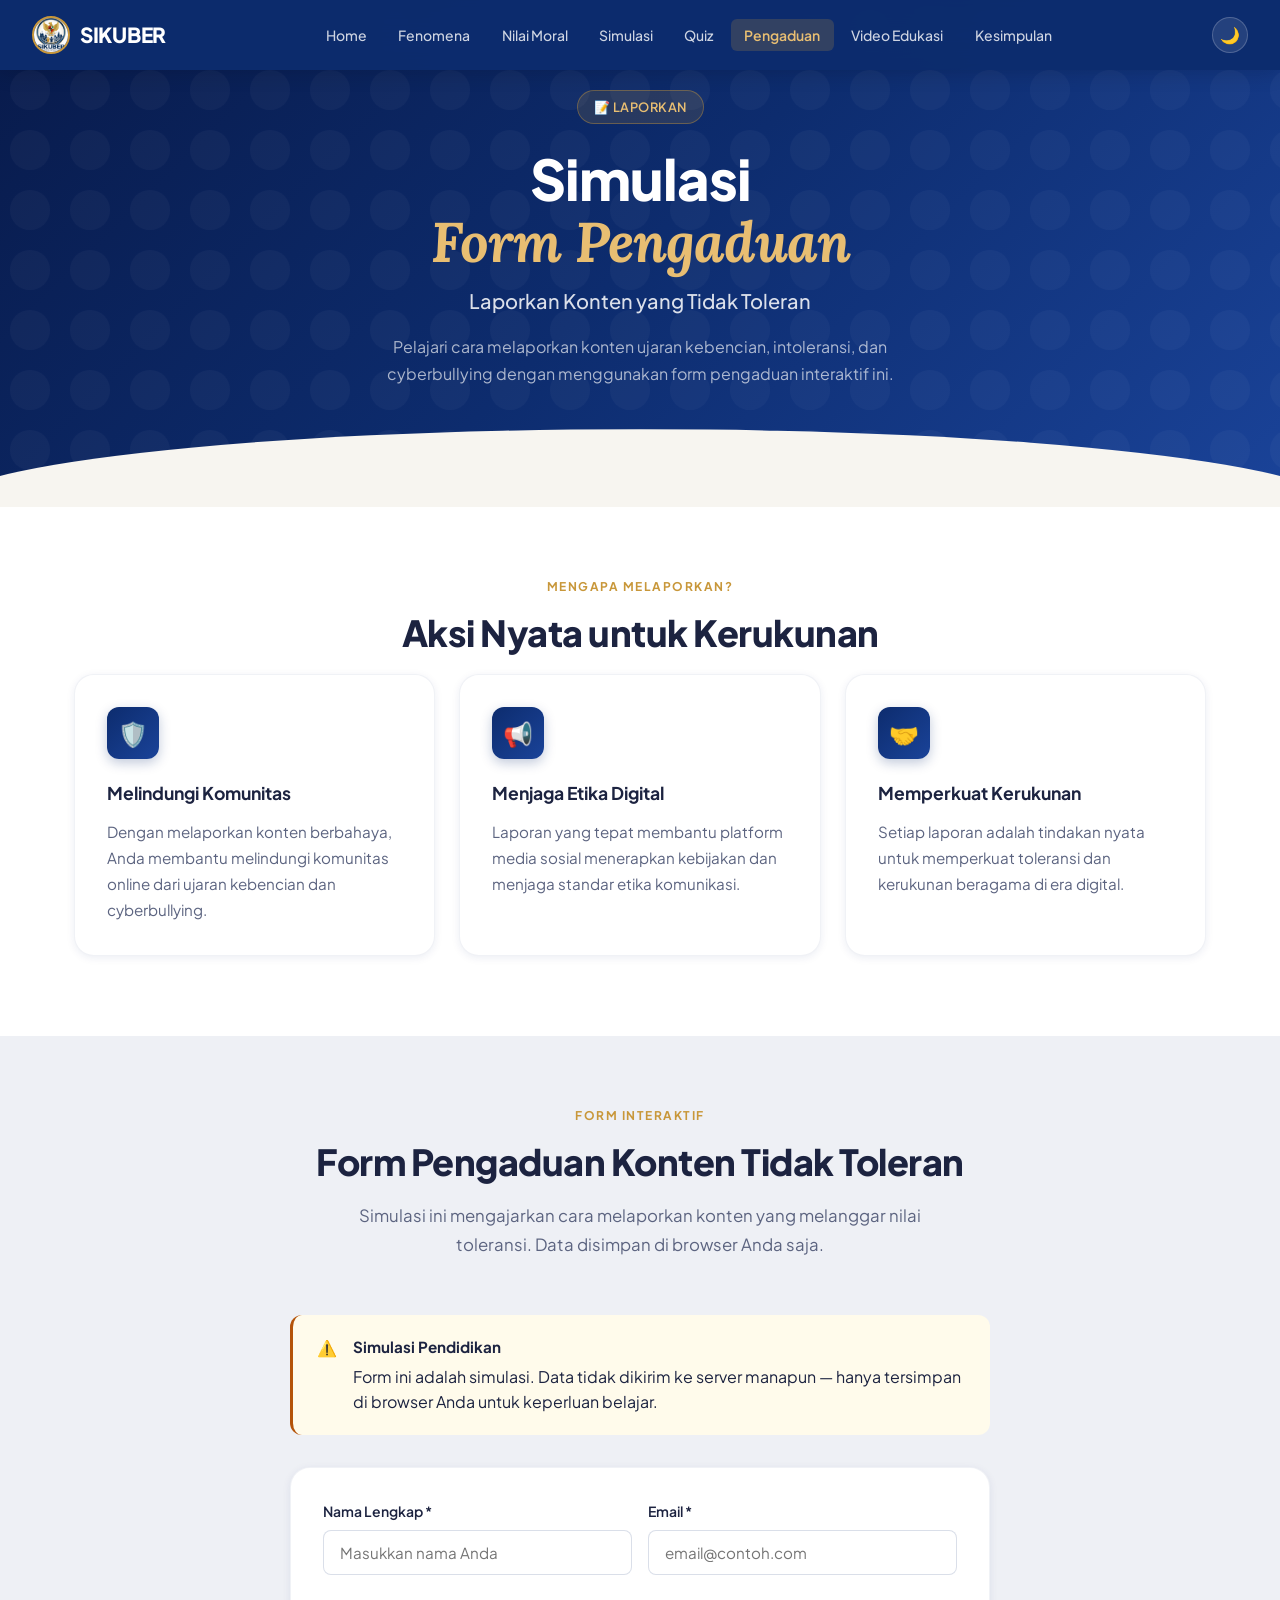
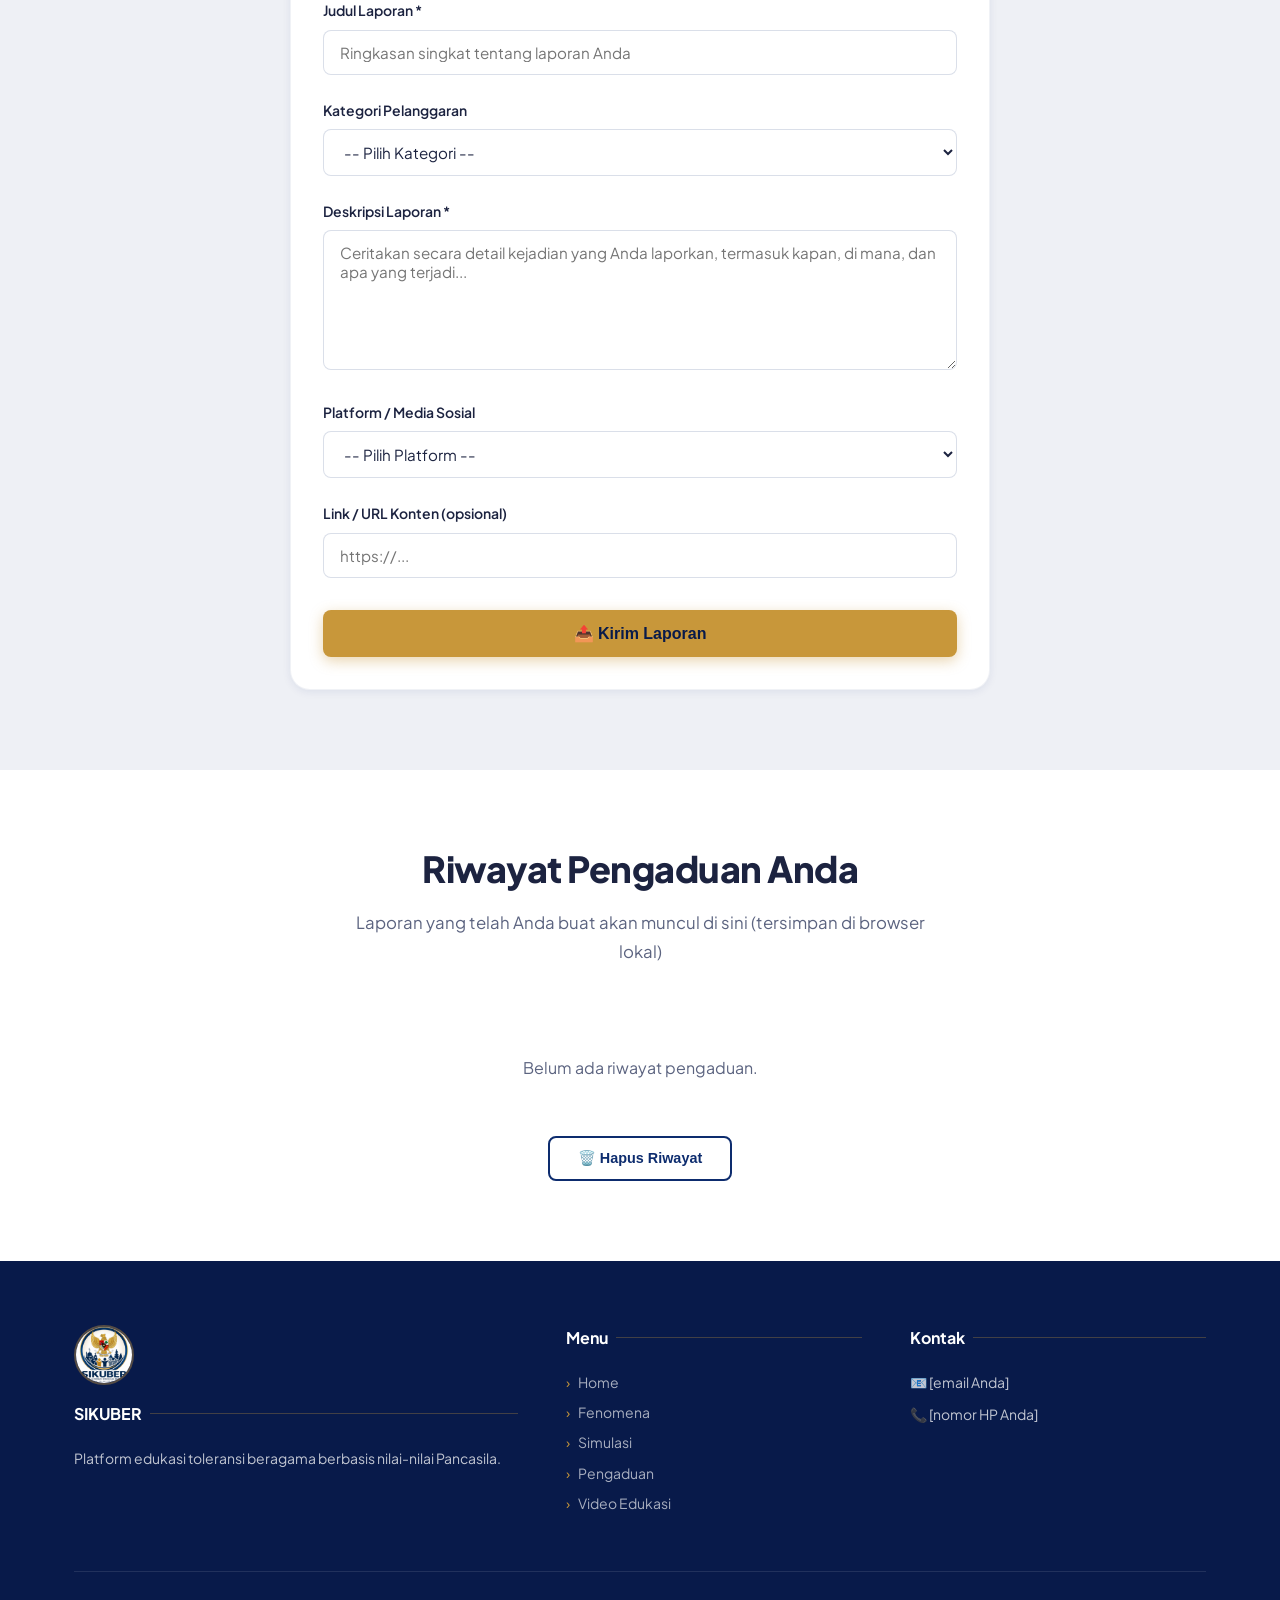
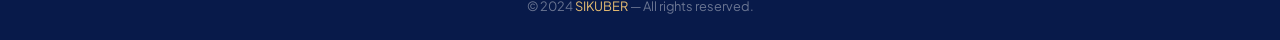
<file: pengaduan.html>
<!DOCTYPE html>
<html lang="id">
<head>
  <meta charset="UTF-8">
  <meta name="viewport" content="width=device-width, initial-scale=1.0">
  <title>Simulasi Pengaduan - SIKUBER</title>
  <link rel="stylesheet" href="css/style.css">
</head>
<body>
<div id="loadingScreen"><div class="spinner"></div></div>
<div id="progressBar"></div>

<nav>
  <a href="index.html" class="navbar-brand"><img src="img/logo.png" alt="SIKUBER" class="brand-logo"> SIKUBER</a>
  <ul class="nav-links">
    <li><a href="index.html">Home</a></li>
    <li><a href="fenomena.html">Fenomena</a></li>
    <li><a href="moral.html">Nilai Moral</a></li>
    <li><a href="simulasi.html">Simulasi</a></li>
    <li><a href="quiz.html">Quiz</a></li>
    <li><a href="pengaduan.html" class="active">Pengaduan</a></li>
    <li><a href="video.html">Video Edukasi</a></li>
    <li><a href="kesimpulan.html">Kesimpulan</a></li>
  </ul>
  <div class="navbar-controls">
    <button class="dark-mode-toggle" id="darkModeToggle">🌙</button>
    <div class="hamburger"><span></span><span></span><span></span></div>
  </div>
</nav>

<section class="hero" style="min-height:50vh;padding:90px 2rem 5rem;">
  <div class="hero-content">
    <div class="hero-badge">📝 Laporkan</div>
    <h1 style="font-size:clamp(2rem,5vw,3.5rem);">Simulasi<br><span class="hero-title-accent">Form Pengaduan</span></h1>
    <p class="hero-subtitle">Laporkan Konten yang Tidak Toleran</p>
    <p class="hero-description">Pelajari cara melaporkan konten ujaran kebencian, intoleransi, dan cyberbullying dengan menggunakan form pengaduan interaktif ini.</p>
  </div>
</section>

<section class="bg-white">
  <div class="container">
    <p class="section-eyebrow">Mengapa Melaporkan?</p>
    <h2 class="section-title">Aksi Nyata untuk Kerukunan</h2>
    <div class="grid grid-3">
      <div class="card fade-in"><div class="card-icon">🛡️</div><h3 class="card-title">Melindungi Komunitas</h3><p class="card-text">Dengan melaporkan konten berbahaya, Anda membantu melindungi komunitas online dari ujaran kebencian dan cyberbullying.</p></div>
      <div class="card fade-in"><div class="card-icon">📢</div><h3 class="card-title">Menjaga Etika Digital</h3><p class="card-text">Laporan yang tepat membantu platform media sosial menerapkan kebijakan dan menjaga standar etika komunikasi.</p></div>
      <div class="card fade-in"><div class="card-icon">🤝</div><h3 class="card-title">Memperkuat Kerukunan</h3><p class="card-text">Setiap laporan adalah tindakan nyata untuk memperkuat toleransi dan kerukunan beragama di era digital.</p></div>
    </div>
  </div>
</section>

<section class="bg-gray">
  <div class="container">
    <p class="section-eyebrow">Form Interaktif</p>
    <h2 class="section-title">Form Pengaduan Konten Tidak Toleran</h2>
    <p class="section-subtitle">Simulasi ini mengajarkan cara melaporkan konten yang melanggar nilai toleransi. Data disimpan di browser Anda saja.</p>

    <div class="info-box warning" style="max-width:700px;margin:0 auto 2rem;">
      <span>⚠️</span>
      <div><div class="info-box-title">Simulasi Pendidikan</div>
      <p>Form ini adalah simulasi. Data tidak dikirim ke server manapun — hanya tersimpan di browser Anda untuk keperluan belajar.</p></div>
    </div>

    <div class="card" style="max-width:700px;margin:0 auto;">
      <form id="pengaduanForm" onsubmit="submitPengaduan(event)">
        <div class="grid grid-2" style="gap:1rem;">
          <div class="form-group">
            <label for="namaInput">Nama Lengkap *</label>
            <input type="text" id="namaInput" placeholder="Masukkan nama Anda" required>
          </div>
          <div class="form-group">
            <label for="emailInput">Email *</label>
            <input type="email" id="emailInput" placeholder="email@contoh.com" required>
          </div>
        </div>
        <div class="form-group">
          <label for="judulInput">Judul Laporan *</label>
          <input type="text" id="judulInput" placeholder="Ringkasan singkat tentang laporan Anda" required>
        </div>
        <div class="form-group">
          <label for="kategoriInput">Kategori Pelanggaran</label>
          <select id="kategoriInput">
            <option value="">-- Pilih Kategori --</option>
            <option>Ujaran Kebencian</option>
            <option>Intoleransi Beragama</option>
            <option>Cyberbullying Berbasis Agama</option>
            <option>Misinformasi Agama</option>
            <option>Penistaan Agama</option>
            <option>Lainnya</option>
          </select>
        </div>
        <div class="form-group">
          <label for="deskripsiInput">Deskripsi Laporan *</label>
          <textarea id="deskripsiInput" placeholder="Ceritakan secara detail kejadian yang Anda laporkan, termasuk kapan, di mana, dan apa yang terjadi..." style="min-height:140px;" required></textarea>
        </div>
        <div class="form-group">
          <label for="platformInput">Platform / Media Sosial</label>
          <select id="platformInput">
            <option value="">-- Pilih Platform --</option>
            <option>Instagram</option>
            <option>Facebook</option>
            <option>Twitter / X</option>
            <option>TikTok</option>
            <option>YouTube</option>
            <option>WhatsApp</option>
            <option>Lainnya</option>
          </select>
        </div>
        <div class="form-group">
          <label for="urlInput">Link / URL Konten (opsional)</label>
          <input type="url" id="urlInput" placeholder="https://...">
        </div>
        <button type="submit" class="btn btn-primary" style="width:100%;padding:0.875rem;font-size:1rem;margin-top:0.5rem;">📤 Kirim Laporan</button>
      </form>
    </div>
  </div>
</section>

<section class="bg-white">
  <div class="container">
    <h2 class="section-title">Riwayat Pengaduan Anda</h2>
    <p class="section-subtitle">Laporan yang telah Anda buat akan muncul di sini (tersimpan di browser lokal)</p>
    <div id="historyContainer" style="max-width:700px;margin:0 auto;">
      <p style="color:var(--text-light);text-align:center;padding:2rem;">Belum ada riwayat pengaduan.</p>
    </div>
    <div style="text-align:center;margin-top:1.5rem;">
      <button class="btn btn-outline" onclick="if(confirm('Hapus semua riwayat?')){localStorage.removeItem('sikuber_reports');loadHistory();}">🗑️ Hapus Riwayat</button>
    </div>
  </div>
</section>

<!-- Modal -->
<div class="modal-overlay" id="modalOverlay">
  <div class="modal-box" style="text-align:center;">
    <div id="modalIcon" style="width:64px;height:64px;border-radius:50%;display:flex;align-items:center;justify-content:center;font-size:2rem;margin:0 auto 1.25rem;"></div>
    <h3 id="modalTitle" style="font-size:1.3rem;font-weight:700;margin-bottom:0.75rem;"></h3>
    <div id="modalBody" style="color:var(--text-light);line-height:1.6;font-size:0.95rem;margin-bottom:1.75rem;"></div>
    <button class="btn btn-primary" onclick="closeModal()">Tutup</button>
  </div>
</div>

<footer>
  <div class="container">
    <div class="footer-content">
      <div class="footer-section"><img src="img/logo.png" alt="SIKUBER" class="footer-logo"><h4>SIKUBER</h4><p>Platform edukasi toleransi beragama berbasis nilai-nilai Pancasila.</p></div>
      <div class="footer-section"><h4>Menu</h4><ul class="footer-links"><li><a href="index.html">Home</a></li><li><a href="fenomena.html">Fenomena</a></li><li><a href="simulasi.html">Simulasi</a></li><li><a href="pengaduan.html">Pengaduan</a></li><li><a href="video.html">Video Edukasi</a></li></ul></div>
      <div class="footer-section"><h4>Kontak</h4><p>📧 [email Anda]</p><p style="margin-top:0.5rem;">📞 [nomor HP Anda]</p></div>
    </div>
    <div class="footer-bottom"><p>&copy; 2024 <span>SIKUBER</span> — All rights reserved.</p></div>
  </div>
</footer>
<button id="scrollToTop">↑</button>
<script src="js/main.js"></script>
<script src="js/pengaduan.js"></script>
</body>
</html>
</file>
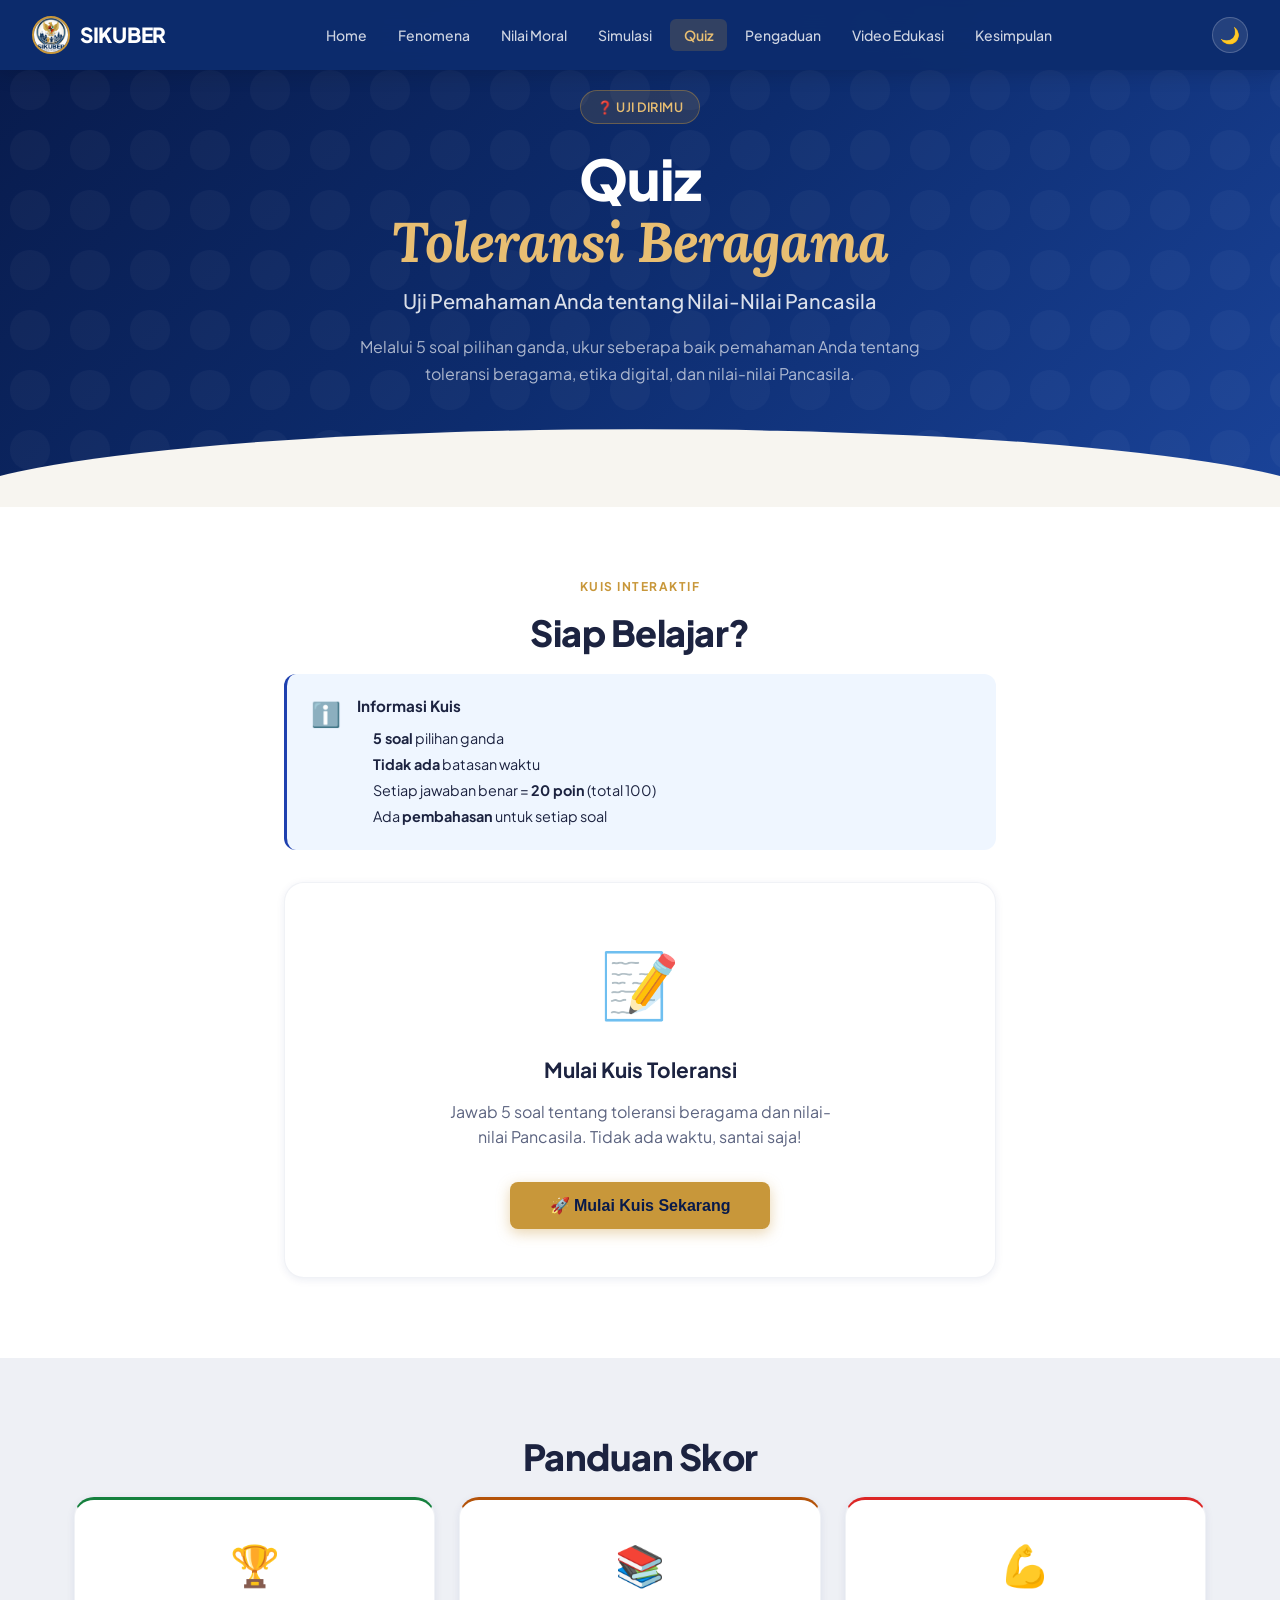
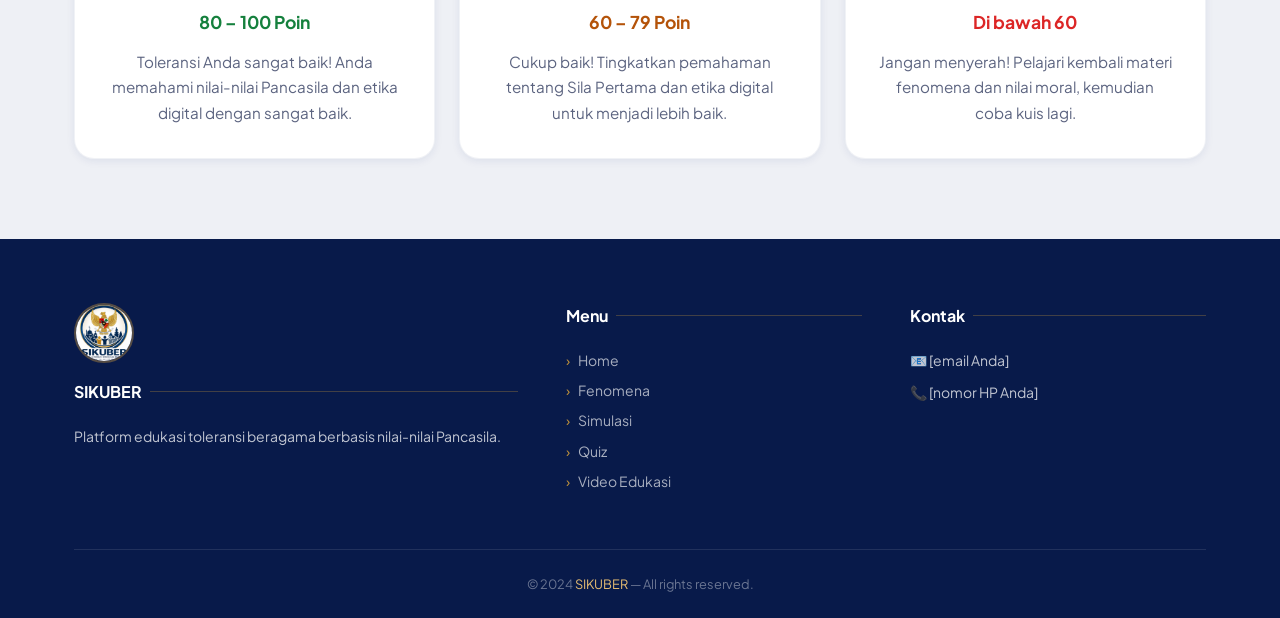
<file: quiz.html>
<!DOCTYPE html>
<html lang="id">
<head>
  <meta charset="UTF-8">
  <meta name="viewport" content="width=device-width, initial-scale=1.0">
  <title>Quiz Toleransi - SIKUBER</title>
  <link rel="stylesheet" href="css/style.css">
</head>
<body>
<div id="loadingScreen"><div class="spinner"></div></div>
<div id="progressBar"></div>

<nav>
  <a href="index.html" class="navbar-brand"><img src="img/logo.png" alt="SIKUBER" class="brand-logo"> SIKUBER</a>
  <ul class="nav-links">
    <li><a href="index.html">Home</a></li>
    <li><a href="fenomena.html">Fenomena</a></li>
    <li><a href="moral.html">Nilai Moral</a></li>
    <li><a href="simulasi.html">Simulasi</a></li>
    <li><a href="quiz.html" class="active">Quiz</a></li>
    <li><a href="pengaduan.html">Pengaduan</a></li>
    <li><a href="video.html">Video Edukasi</a></li>
    <li><a href="kesimpulan.html">Kesimpulan</a></li>
  </ul>
  <div class="navbar-controls">
    <button class="dark-mode-toggle" id="darkModeToggle">🌙</button>
    <div class="hamburger"><span></span><span></span><span></span></div>
  </div>
</nav>

<section class="hero" style="min-height:50vh;padding:90px 2rem 5rem;">
  <div class="hero-content">
    <div class="hero-badge">❓ Uji Dirimu</div>
    <h1 style="font-size:clamp(2rem,5vw,3.5rem);">Quiz<br><span class="hero-title-accent">Toleransi Beragama</span></h1>
    <p class="hero-subtitle">Uji Pemahaman Anda tentang Nilai-Nilai Pancasila</p>
    <p class="hero-description">Melalui 5 soal pilihan ganda, ukur seberapa baik pemahaman Anda tentang toleransi beragama, etika digital, dan nilai-nilai Pancasila.</p>
  </div>
</section>

<section class="bg-white">
  <div class="container" style="max-width:760px;">
    <p class="section-eyebrow">Kuis Interaktif</p>
    <h2 class="section-title">Siap Belajar?</h2>

    <div class="info-box info" style="margin-bottom:2rem;">
      <span style="font-size:1.5rem;">ℹ️</span>
      <div>
        <div class="info-box-title">Informasi Kuis</div>
        <ul style="margin-top:0.5rem;line-height:1.8;font-size:0.9rem;margin-left:1rem;">
          <li><strong>5 soal</strong> pilihan ganda</li>
          <li><strong>Tidak ada</strong> batasan waktu</li>
          <li>Setiap jawaban benar = <strong>20 poin</strong> (total 100)</li>
          <li>Ada <strong>pembahasan</strong> untuk setiap soal</li>
        </ul>
      </div>
    </div>

    <div id="quizContainer">
      <div class="card" style="text-align:center;padding:3rem;">
        <div style="font-size:4rem;margin-bottom:1.25rem;">📝</div>
        <h3 style="font-size:1.3rem;font-weight:700;margin-bottom:0.75rem;color:var(--text);">Mulai Kuis Toleransi</h3>
        <p style="color:var(--text-light);margin-bottom:2rem;max-width:400px;margin-left:auto;margin-right:auto;">Jawab 5 soal tentang toleransi beragama dan nilai-nilai Pancasila. Tidak ada waktu, santai saja!</p>
        <button class="btn btn-primary" style="font-size:1rem;padding:0.875rem 2.5rem;" onclick="startQuiz()">🚀 Mulai Kuis Sekarang</button>
      </div>
    </div>
  </div>
</section>

<section class="bg-gray">
  <div class="container">
    <h2 class="section-title">Panduan Skor</h2>
    <div class="grid grid-3">
      <div class="card fade-in" style="border-top:3px solid var(--success);text-align:center;">
        <div style="font-size:2.5rem;margin-bottom:0.75rem;">🏆</div>
        <h3 class="card-title" style="color:var(--success);">80 – 100 Poin</h3>
        <p class="card-text">Toleransi Anda sangat baik! Anda memahami nilai-nilai Pancasila dan etika digital dengan sangat baik.</p>
      </div>
      <div class="card fade-in" style="border-top:3px solid var(--warning);text-align:center;">
        <div style="font-size:2.5rem;margin-bottom:0.75rem;">📚</div>
        <h3 class="card-title" style="color:var(--warning);">60 – 79 Poin</h3>
        <p class="card-text">Cukup baik! Tingkatkan pemahaman tentang Sila Pertama dan etika digital untuk menjadi lebih baik.</p>
      </div>
      <div class="card fade-in" style="border-top:3px solid var(--danger);text-align:center;">
        <div style="font-size:2.5rem;margin-bottom:0.75rem;">💪</div>
        <h3 class="card-title" style="color:var(--danger);">Di bawah 60</h3>
        <p class="card-text">Jangan menyerah! Pelajari kembali materi fenomena dan nilai moral, kemudian coba kuis lagi.</p>
      </div>
    </div>
  </div>
</section>

<footer>
  <div class="container">
    <div class="footer-content">
      <div class="footer-section"><img src="img/logo.png" alt="SIKUBER" class="footer-logo"><h4>SIKUBER</h4><p>Platform edukasi toleransi beragama berbasis nilai-nilai Pancasila.</p></div>
      <div class="footer-section"><h4>Menu</h4><ul class="footer-links"><li><a href="index.html">Home</a></li><li><a href="fenomena.html">Fenomena</a></li><li><a href="simulasi.html">Simulasi</a></li><li><a href="quiz.html">Quiz</a></li><li><a href="video.html">Video Edukasi</a></li></ul></div>
      <div class="footer-section"><h4>Kontak</h4><p>📧 [email Anda]</p><p style="margin-top:0.5rem;">📞 [nomor HP Anda]</p></div>
    </div>
    <div class="footer-bottom"><p>&copy; 2024 <span>SIKUBER</span> — All rights reserved.</p></div>
  </div>
</footer>
<button id="scrollToTop">↑</button>
<script src="js/main.js"></script>
<script src="js/quiz.js"></script>
</body>
</html>
</file>
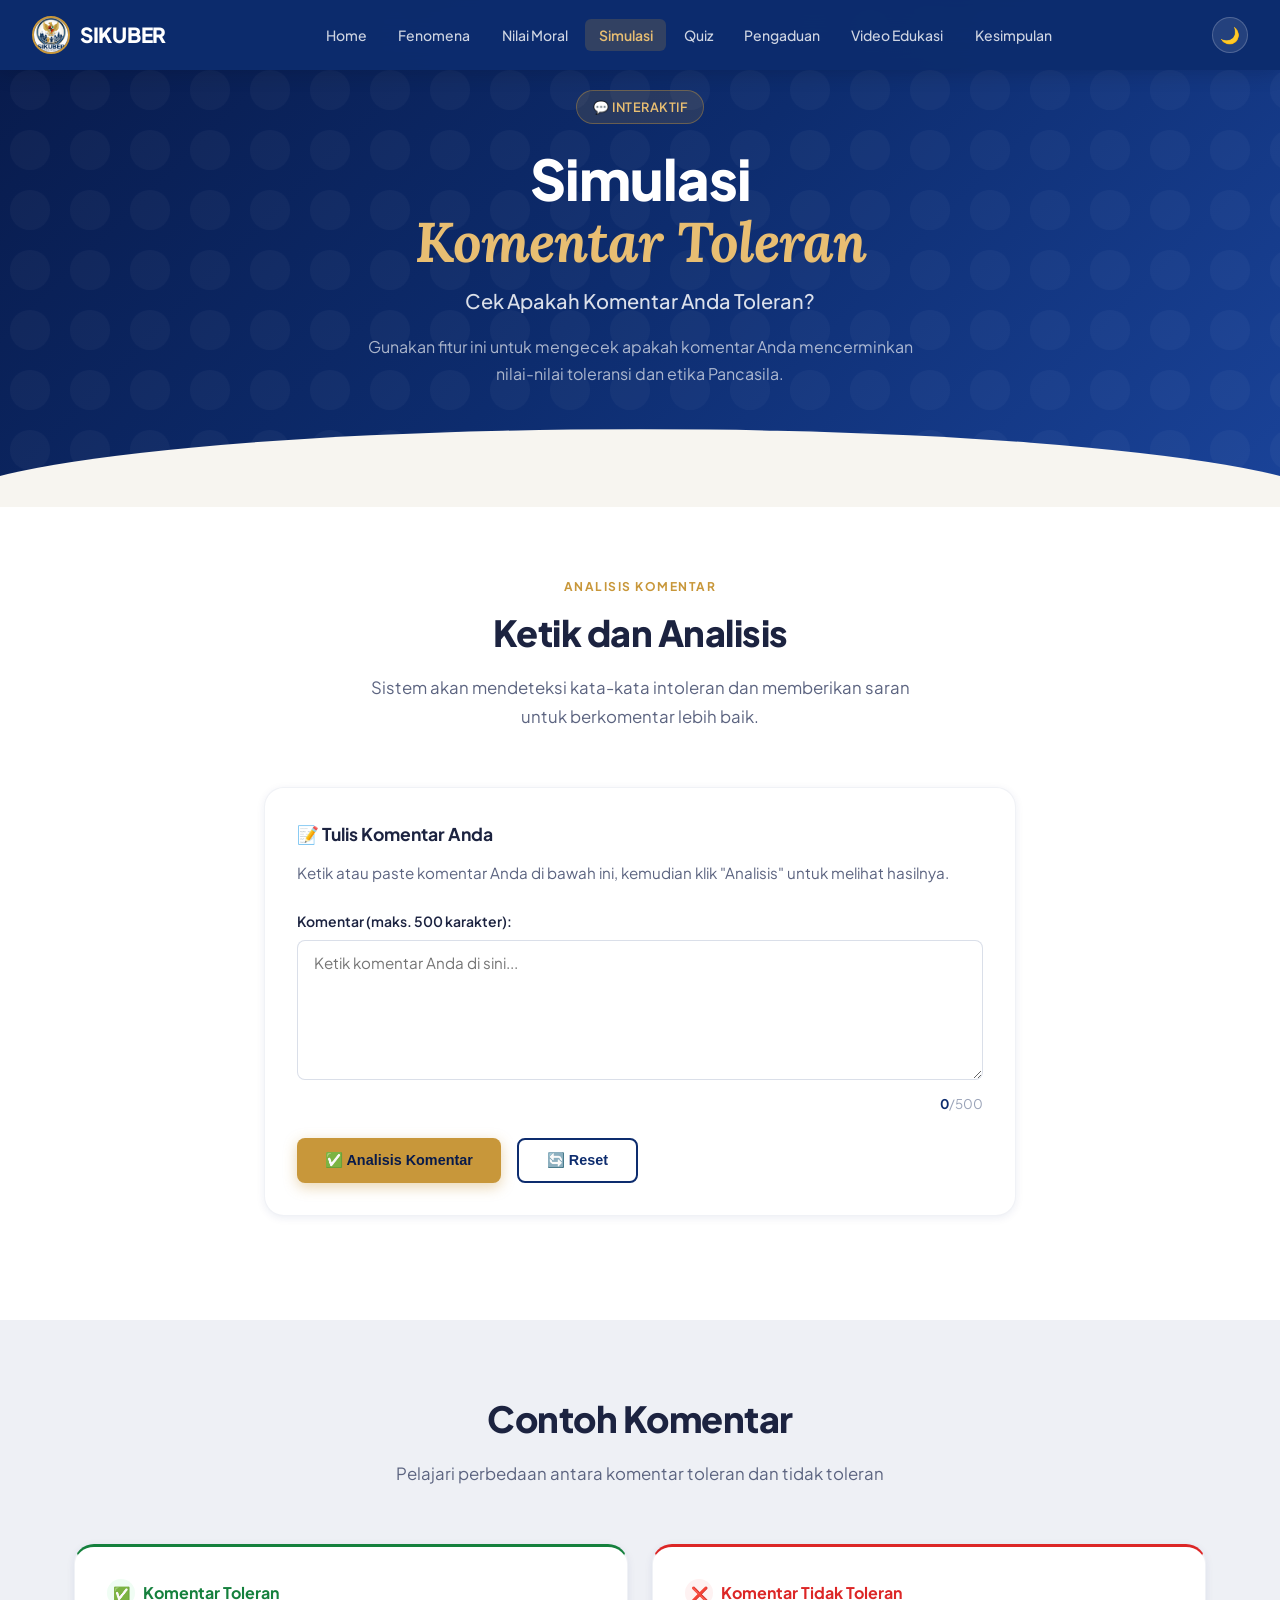
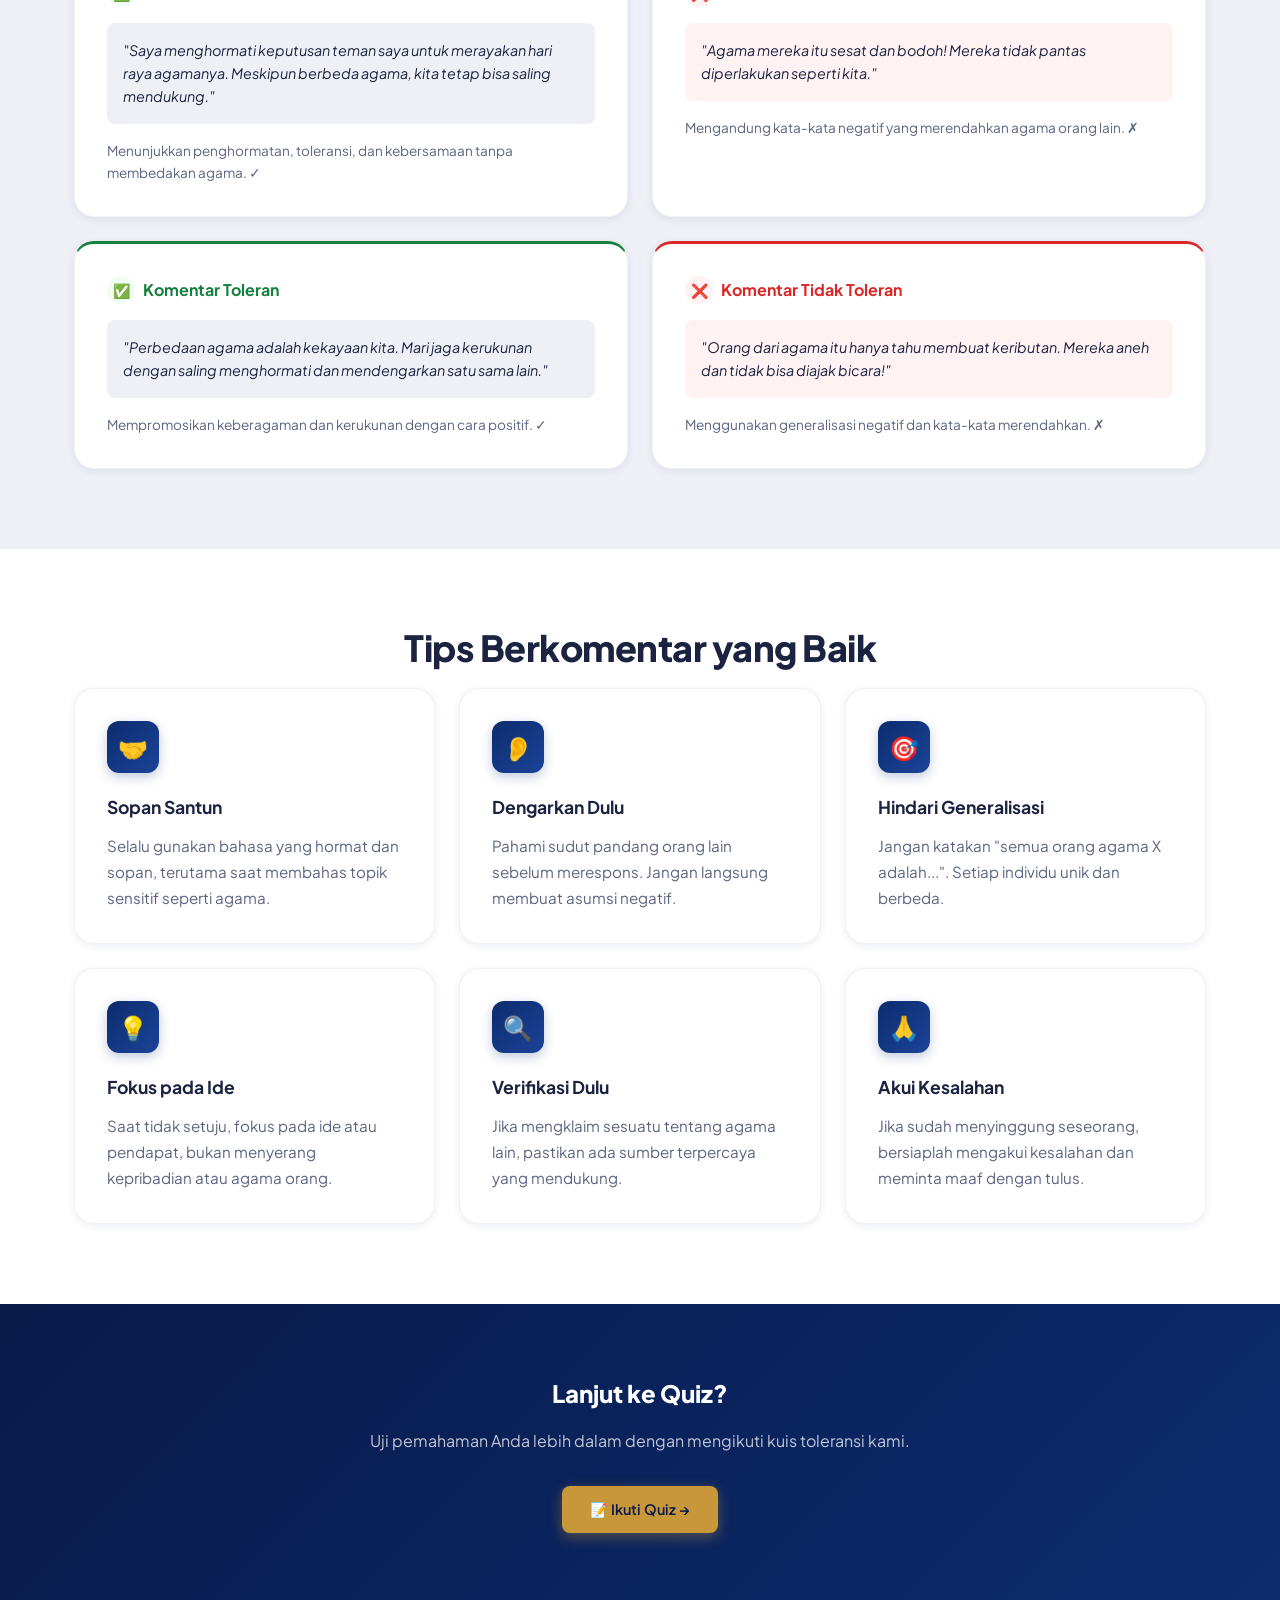
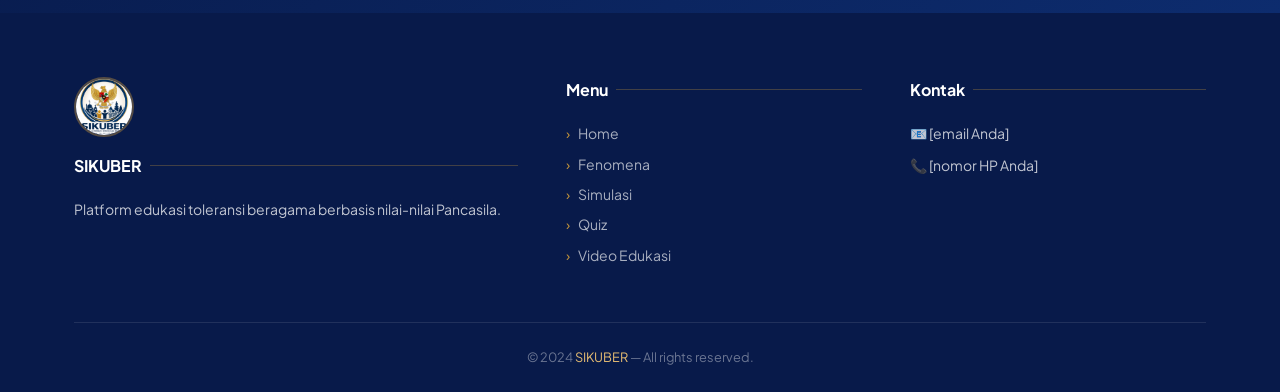
<file: simulasi.html>
<!DOCTYPE html>
<html lang="id">
<head>
  <meta charset="UTF-8">
  <meta name="viewport" content="width=device-width, initial-scale=1.0">
  <title>Simulasi Komentar - SIKUBER</title>
  <link rel="stylesheet" href="css/style.css">
</head>
<body>
<div id="loadingScreen"><div class="spinner"></div></div>
<div id="progressBar"></div>

<nav>
  <a href="index.html" class="navbar-brand"><img src="img/logo.png" alt="SIKUBER" class="brand-logo"> SIKUBER</a>
  <ul class="nav-links">
    <li><a href="index.html">Home</a></li>
    <li><a href="fenomena.html">Fenomena</a></li>
    <li><a href="moral.html">Nilai Moral</a></li>
    <li><a href="simulasi.html" class="active">Simulasi</a></li>
    <li><a href="quiz.html">Quiz</a></li>
    <li><a href="pengaduan.html">Pengaduan</a></li>
    <li><a href="video.html">Video Edukasi</a></li>
    <li><a href="kesimpulan.html">Kesimpulan</a></li>
  </ul>
  <div class="navbar-controls">
    <button class="dark-mode-toggle" id="darkModeToggle">🌙</button>
    <div class="hamburger"><span></span><span></span><span></span></div>
  </div>
</nav>

<section class="hero" style="min-height:50vh;padding:90px 2rem 5rem;">
  <div class="hero-content">
    <div class="hero-badge">💬 Interaktif</div>
    <h1 style="font-size:clamp(2rem,5vw,3.5rem);">Simulasi<br><span class="hero-title-accent">Komentar Toleran</span></h1>
    <p class="hero-subtitle">Cek Apakah Komentar Anda Toleran?</p>
    <p class="hero-description">Gunakan fitur ini untuk mengecek apakah komentar Anda mencerminkan nilai-nilai toleransi dan etika Pancasila.</p>
  </div>
</section>

<section class="bg-white">
  <div class="container" style="max-width:800px;">
    <p class="section-eyebrow">Analisis Komentar</p>
    <h2 class="section-title">Ketik dan Analisis</h2>
    <p class="section-subtitle">Sistem akan mendeteksi kata-kata intoleran dan memberikan saran untuk berkomentar lebih baik.</p>

    <div class="card fade-in">
      <h3 class="card-title">📝 Tulis Komentar Anda</h3>
      <p class="card-text" style="margin-bottom:1.5rem;">Ketik atau paste komentar Anda di bawah ini, kemudian klik "Analisis" untuk melihat hasilnya.</p>
      <div class="form-group">
        <label for="commentInput">Komentar (maks. 500 karakter):</label>
        <textarea id="commentInput" placeholder="Ketik komentar Anda di sini..." maxlength="500" style="min-height:140px;"></textarea>
        <small style="color:var(--mid-gray);display:flex;justify-content:flex-end;margin-top:0.35rem;"><span id="charCount">0</span>/500</small>
      </div>
      <div style="display:flex;gap:1rem;flex-wrap:wrap;">
        <button class="btn btn-primary" onclick="checkComment()">✅ Analisis Komentar</button>
        <button class="btn btn-outline" onclick="resetCommentForm()">🔄 Reset</button>
      </div>
    </div>

    <div id="resultContainer" style="margin-top:1.5rem;"></div>
  </div>
</section>

<section class="bg-gray">
  <div class="container">
    <h2 class="section-title">Contoh Komentar</h2>
    <p class="section-subtitle">Pelajari perbedaan antara komentar toleran dan tidak toleran</p>
    <div class="grid grid-2">
      <div class="card fade-in" style="border-top:3px solid var(--success);">
        <h4 style="color:var(--success);font-weight:700;margin-bottom:1rem;display:flex;align-items:center;gap:0.5rem;"><span style="background:#F0FDF4;border-radius:50%;width:28px;height:28px;display:flex;align-items:center;justify-content:center;font-size:0.875rem;">✅</span> Komentar Toleran</h4>
        <div style="background:var(--light-gray);padding:1rem;border-radius:8px;margin-bottom:1rem;font-style:italic;font-size:0.9rem;line-height:1.6;color:var(--text);">
          "Saya menghormati keputusan teman saya untuk merayakan hari raya agamanya. Meskipun berbeda agama, kita tetap bisa saling mendukung."
        </div>
        <p style="font-size:0.85rem;color:var(--text-light);">Menunjukkan penghormatan, toleransi, dan kebersamaan tanpa membedakan agama. ✓</p>
      </div>
      <div class="card fade-in" style="border-top:3px solid var(--danger);">
        <h4 style="color:var(--danger);font-weight:700;margin-bottom:1rem;display:flex;align-items:center;gap:0.5rem;"><span style="background:#FEF2F2;border-radius:50%;width:28px;height:28px;display:flex;align-items:center;justify-content:center;font-size:0.875rem;">❌</span> Komentar Tidak Toleran</h4>
        <div style="background:#FEF2F2;padding:1rem;border-radius:8px;margin-bottom:1rem;font-style:italic;font-size:0.9rem;line-height:1.6;color:var(--text);">
          "Agama mereka itu sesat dan bodoh! Mereka tidak pantas diperlakukan seperti kita."
        </div>
        <p style="font-size:0.85rem;color:var(--text-light);">Mengandung kata-kata negatif yang merendahkan agama orang lain. ✗</p>
      </div>
      <div class="card fade-in" style="border-top:3px solid var(--success);">
        <h4 style="color:var(--success);font-weight:700;margin-bottom:1rem;display:flex;align-items:center;gap:0.5rem;"><span style="background:#F0FDF4;border-radius:50%;width:28px;height:28px;display:flex;align-items:center;justify-content:center;font-size:0.875rem;">✅</span> Komentar Toleran</h4>
        <div style="background:var(--light-gray);padding:1rem;border-radius:8px;margin-bottom:1rem;font-style:italic;font-size:0.9rem;line-height:1.6;color:var(--text);">
          "Perbedaan agama adalah kekayaan kita. Mari jaga kerukunan dengan saling menghormati dan mendengarkan satu sama lain."
        </div>
        <p style="font-size:0.85rem;color:var(--text-light);">Mempromosikan keberagaman dan kerukunan dengan cara positif. ✓</p>
      </div>
      <div class="card fade-in" style="border-top:3px solid var(--danger);">
        <h4 style="color:var(--danger);font-weight:700;margin-bottom:1rem;display:flex;align-items:center;gap:0.5rem;"><span style="background:#FEF2F2;border-radius:50%;width:28px;height:28px;display:flex;align-items:center;justify-content:center;font-size:0.875rem;">❌</span> Komentar Tidak Toleran</h4>
        <div style="background:#FEF2F2;padding:1rem;border-radius:8px;margin-bottom:1rem;font-style:italic;font-size:0.9rem;line-height:1.6;color:var(--text);">
          "Orang dari agama itu hanya tahu membuat keributan. Mereka aneh dan tidak bisa diajak bicara!"
        </div>
        <p style="font-size:0.85rem;color:var(--text-light);">Menggunakan generalisasi negatif dan kata-kata merendahkan. ✗</p>
      </div>
    </div>
  </div>
</section>

<section class="bg-white">
  <div class="container">
    <h2 class="section-title">Tips Berkomentar yang Baik</h2>
    <div class="grid grid-3">
      <div class="card fade-in"><div class="card-icon">🤝</div><h3 class="card-title">Sopan Santun</h3><p class="card-text">Selalu gunakan bahasa yang hormat dan sopan, terutama saat membahas topik sensitif seperti agama.</p></div>
      <div class="card fade-in"><div class="card-icon">👂</div><h3 class="card-title">Dengarkan Dulu</h3><p class="card-text">Pahami sudut pandang orang lain sebelum merespons. Jangan langsung membuat asumsi negatif.</p></div>
      <div class="card fade-in"><div class="card-icon">🎯</div><h3 class="card-title">Hindari Generalisasi</h3><p class="card-text">Jangan katakan "semua orang agama X adalah...". Setiap individu unik dan berbeda.</p></div>
      <div class="card fade-in"><div class="card-icon">💡</div><h3 class="card-title">Fokus pada Ide</h3><p class="card-text">Saat tidak setuju, fokus pada ide atau pendapat, bukan menyerang kepribadian atau agama orang.</p></div>
      <div class="card fade-in"><div class="card-icon">🔍</div><h3 class="card-title">Verifikasi Dulu</h3><p class="card-text">Jika mengklaim sesuatu tentang agama lain, pastikan ada sumber terpercaya yang mendukung.</p></div>
      <div class="card fade-in"><div class="card-icon">🙏</div><h3 class="card-title">Akui Kesalahan</h3><p class="card-text">Jika sudah menyinggung seseorang, bersiaplah mengakui kesalahan dan meminta maaf dengan tulus.</p></div>
    </div>
  </div>
</section>

<section class="bg-primary" style="text-align:center;">
  <div class="container" style="max-width:640px;">
    <h2 style="color:white;font-weight:800;margin-bottom:1rem;">Lanjut ke Quiz?</h2>
    <p style="color:rgba(255,255,255,0.75);margin-bottom:2rem;">Uji pemahaman Anda lebih dalam dengan mengikuti kuis toleransi kami.</p>
    <a href="quiz.html" class="btn btn-primary">📝 Ikuti Quiz →</a>
  </div>
</section>

<footer>
  <div class="container">
    <div class="footer-content">
      <div class="footer-section"><img src="img/logo.png" alt="SIKUBER" class="footer-logo"><h4>SIKUBER</h4><p>Platform edukasi toleransi beragama berbasis nilai-nilai Pancasila.</p></div>
      <div class="footer-section"><h4>Menu</h4><ul class="footer-links"><li><a href="index.html">Home</a></li><li><a href="fenomena.html">Fenomena</a></li><li><a href="simulasi.html">Simulasi</a></li><li><a href="quiz.html">Quiz</a></li><li><a href="video.html">Video Edukasi</a></li></ul></div>
      <div class="footer-section"><h4>Kontak</h4><p>📧 [email Anda]</p><p style="margin-top:0.5rem;">📞 [nomor HP Anda]</p></div>
    </div>
    <div class="footer-bottom"><p>&copy; 2024 <span>SIKUBER</span> — All rights reserved.</p></div>
  </div>
</footer>
<button id="scrollToTop">↑</button>
<script src="js/main.js"></script>
<script src="js/simulasi.js"></script>
</body>
</html>
</file>
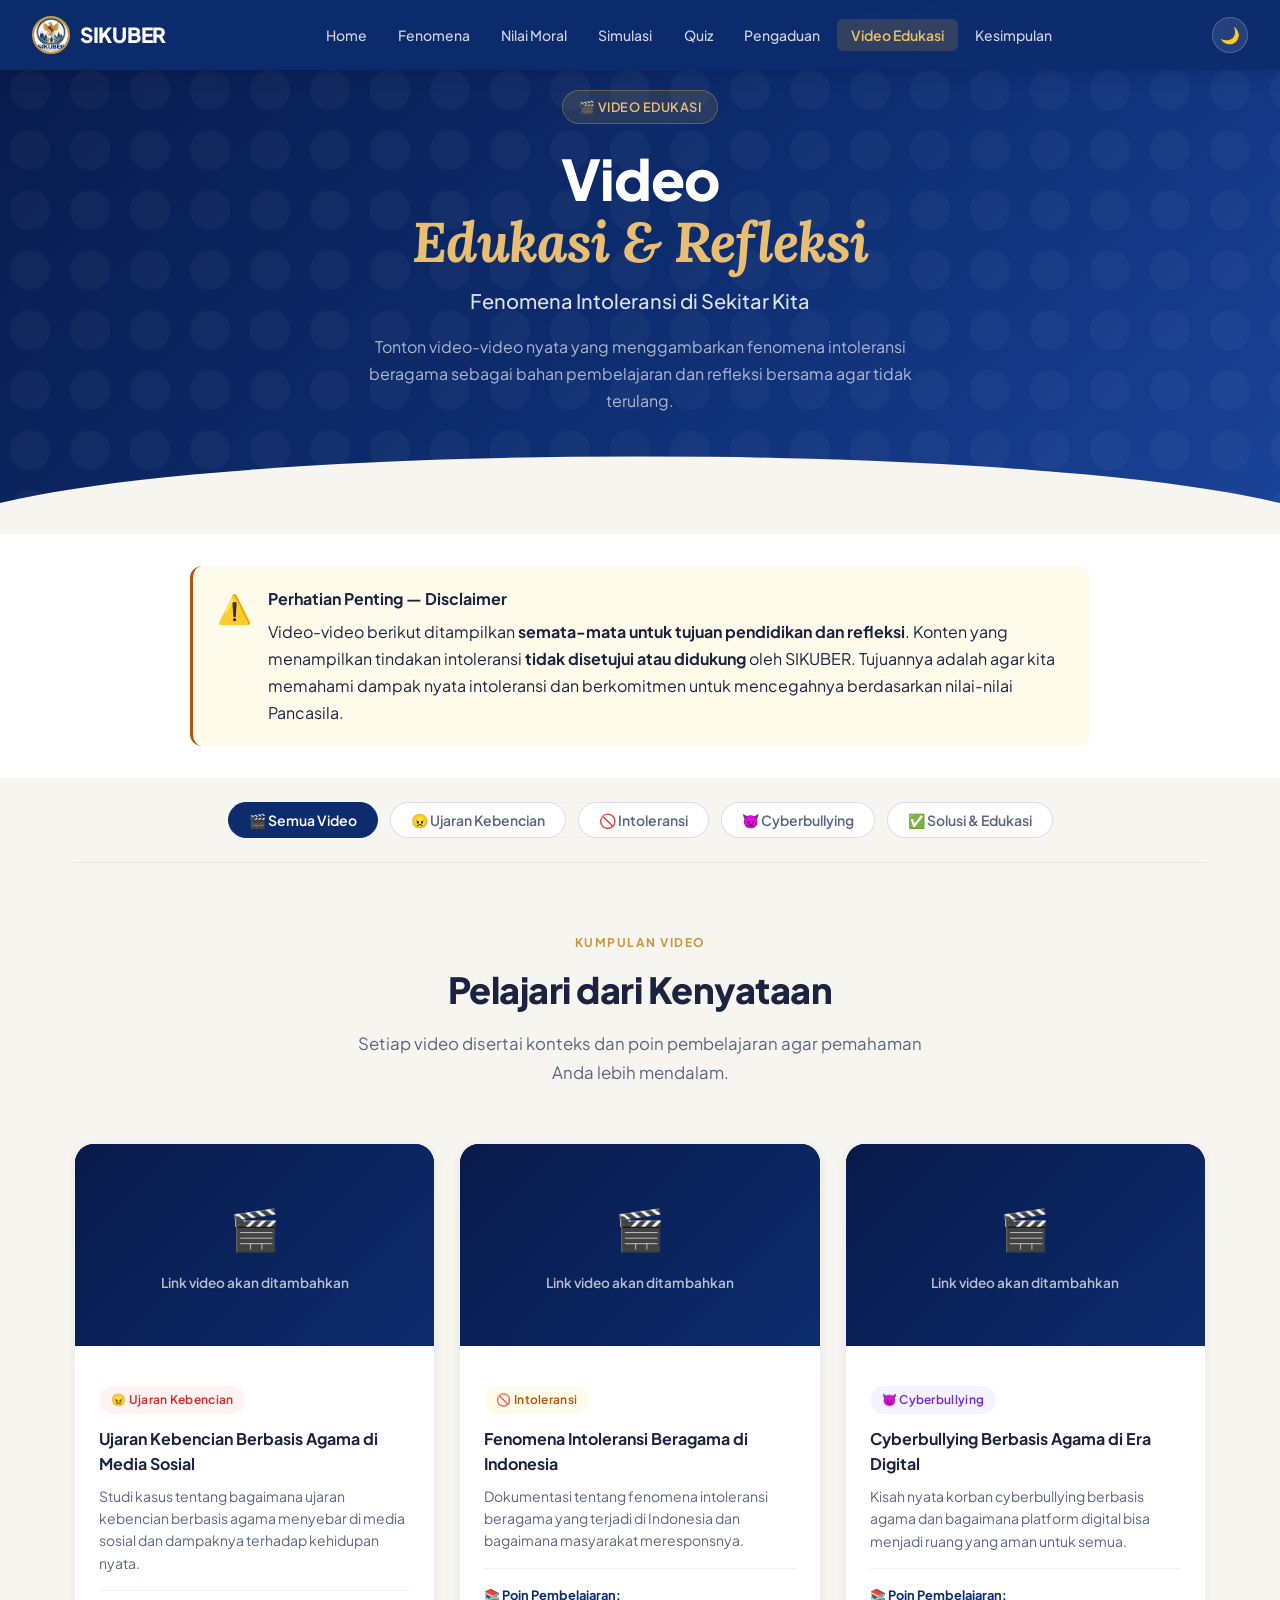
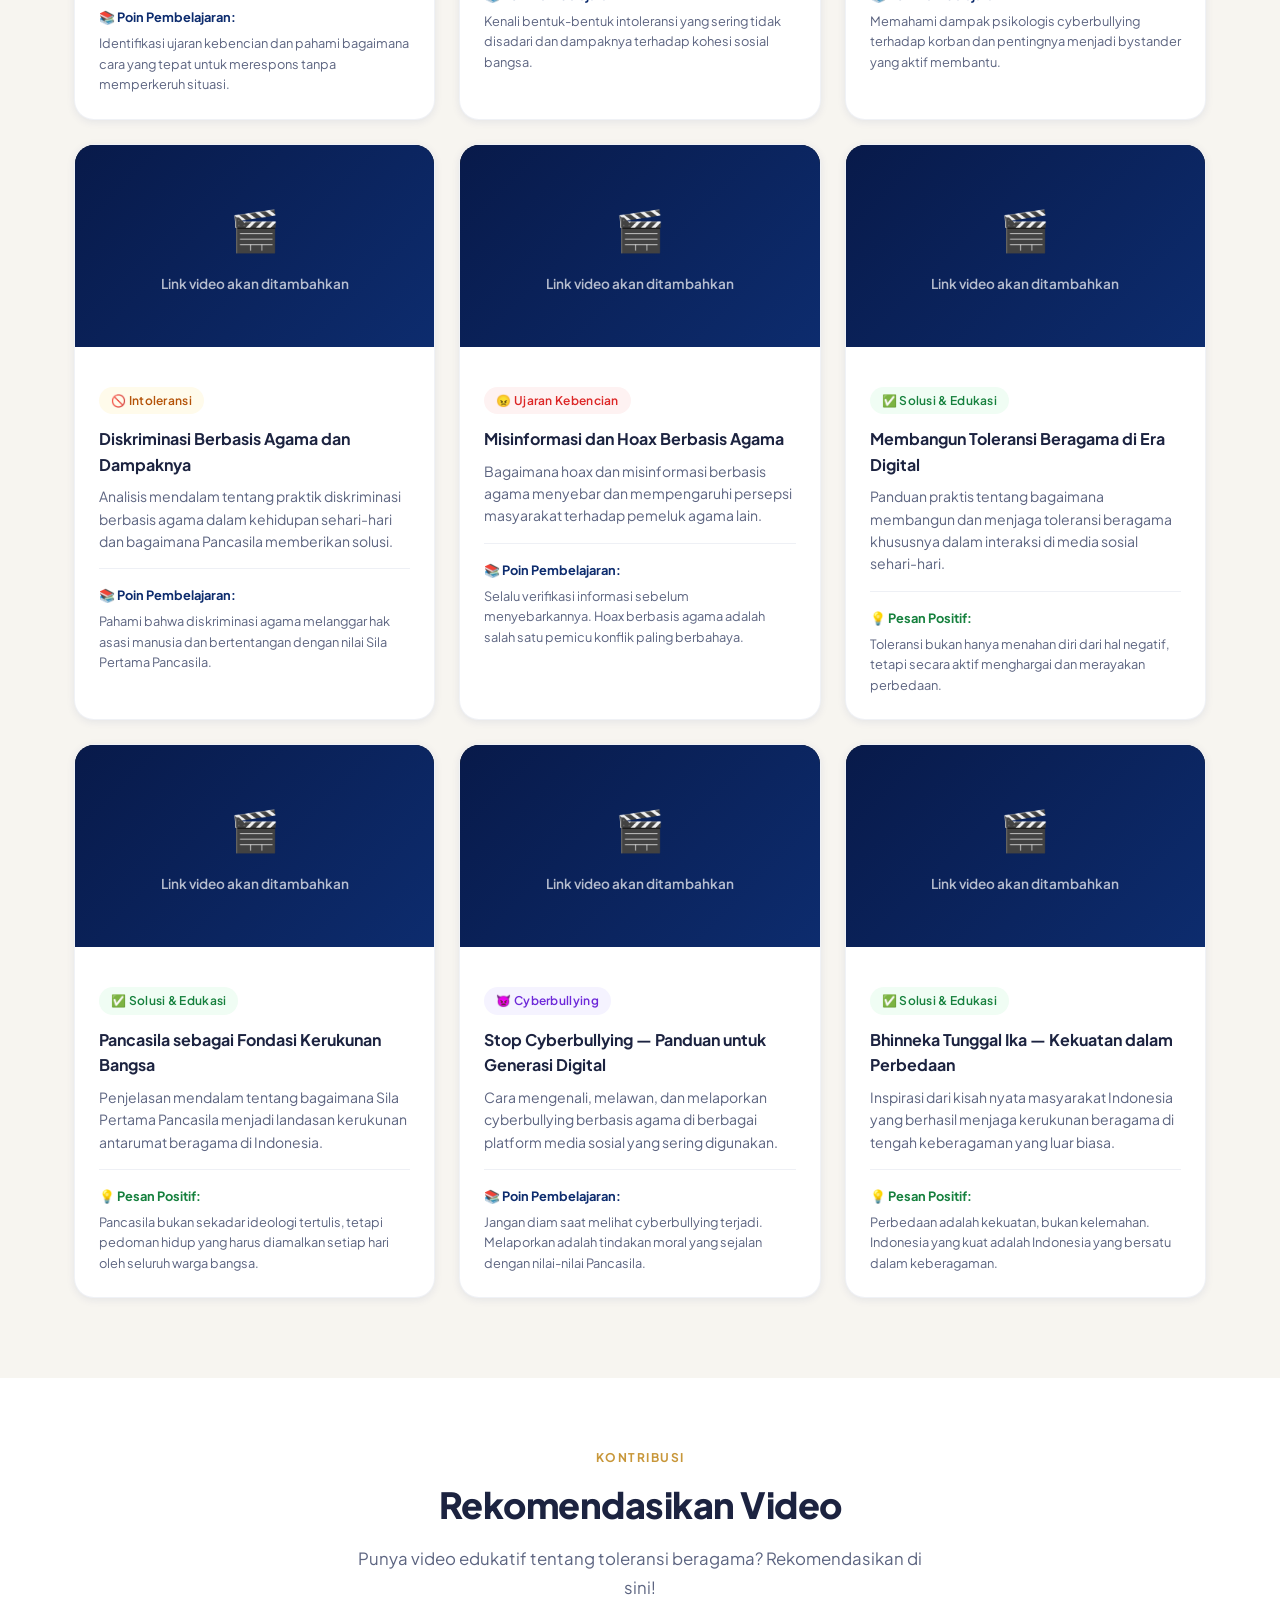
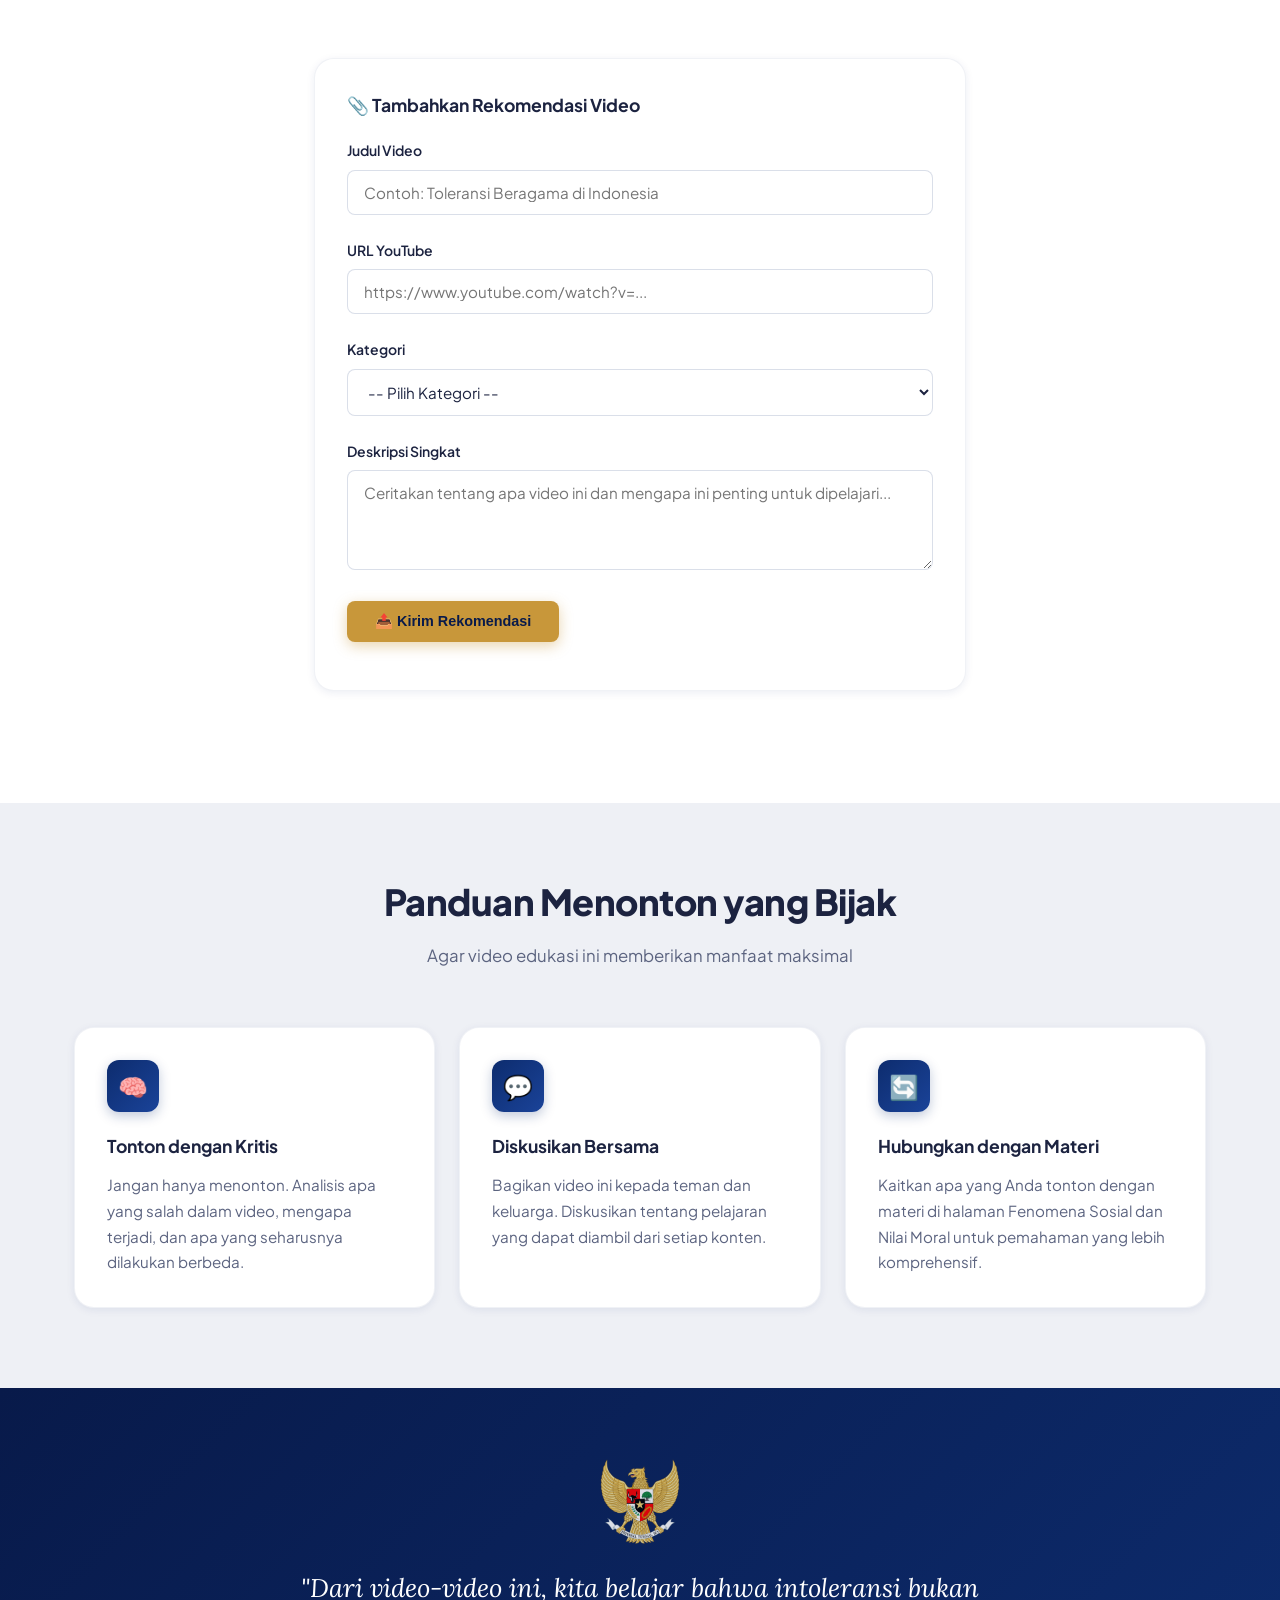
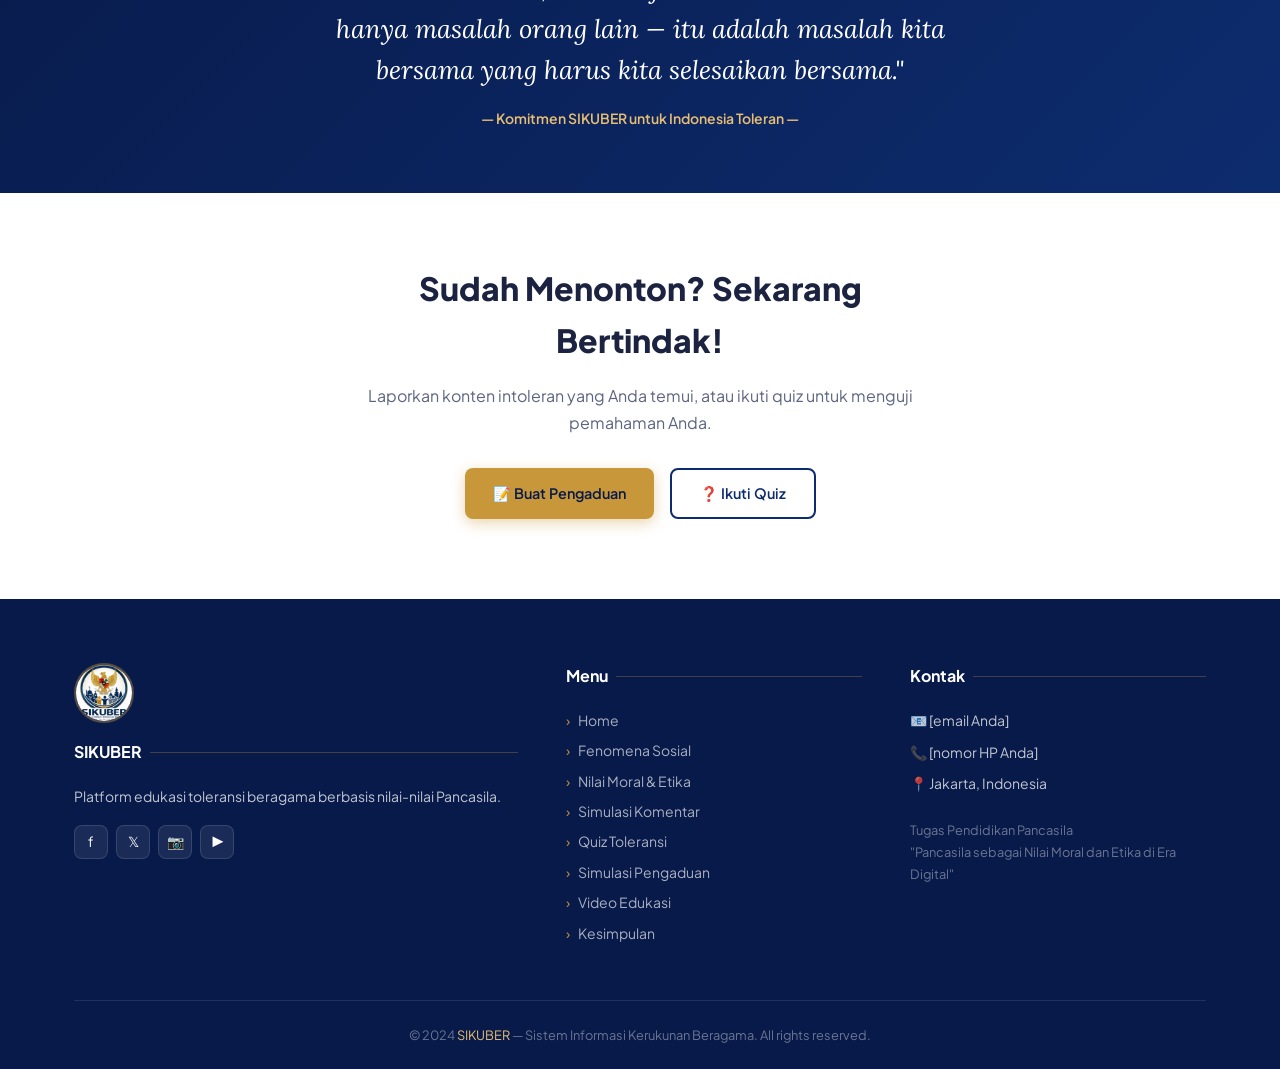
<file: video.html>
<!DOCTYPE html>
<html lang="id">
<head>
  <meta charset="UTF-8">
  <meta name="viewport" content="width=device-width, initial-scale=1.0">
  <title>Video Edukasi - SIKUBER</title>
  <link rel="stylesheet" href="css/style.css">
</head>
<body>
<div id="loadingScreen"><div class="spinner"></div></div>
<div id="progressBar"></div>

<nav>
  <a href="index.html" class="navbar-brand"><img src="img/logo.png" alt="SIKUBER" class="brand-logo"> SIKUBER</a>
  <ul class="nav-links">
    <li><a href="index.html">Home</a></li>
    <li><a href="fenomena.html">Fenomena</a></li>
    <li><a href="moral.html">Nilai Moral</a></li>
    <li><a href="simulasi.html">Simulasi</a></li>
    <li><a href="quiz.html">Quiz</a></li>
    <li><a href="pengaduan.html">Pengaduan</a></li>
    <li><a href="video.html" class="active">Video Edukasi</a></li>
    <li><a href="kesimpulan.html">Kesimpulan</a></li>
  </ul>
  <div class="navbar-controls">
    <button class="dark-mode-toggle" id="darkModeToggle">🌙</button>
    <div class="hamburger"><span></span><span></span><span></span></div>
  </div>
</nav>

<!-- Hero -->
<section class="hero" style="min-height:50vh;padding:90px 2rem 5rem;">
  <div class="hero-content">
    <div class="hero-badge">🎬 Video Edukasi</div>
    <h1 style="font-size:clamp(2rem,5vw,3.5rem);">Video<br><span class="hero-title-accent">Edukasi & Refleksi</span></h1>
    <p class="hero-subtitle">Fenomena Intoleransi di Sekitar Kita</p>
    <p class="hero-description">Tonton video-video nyata yang menggambarkan fenomena intoleransi beragama sebagai bahan pembelajaran dan refleksi bersama agar tidak terulang.</p>
  </div>
</section>

<!-- Warning Banner -->
<section class="bg-white" style="padding:2rem 0;">
  <div class="container">
    <div class="info-box warning" style="max-width:900px;margin:0 auto;">
      <span style="font-size:1.75rem;flex-shrink:0;">⚠️</span>
      <div>
        <div class="info-box-title" style="font-size:1rem;">Perhatian Penting — Disclaimer</div>
        <p style="margin-top:0.35rem;line-height:1.7;">Video-video berikut ditampilkan <strong>semata-mata untuk tujuan pendidikan dan refleksi</strong>. Konten yang menampilkan tindakan intoleransi <strong>tidak disetujui atau didukung</strong> oleh SIKUBER. Tujuannya adalah agar kita memahami dampak nyata intoleransi dan berkomitmen untuk mencegahnya berdasarkan nilai-nilai Pancasila.</p>
      </div>
    </div>
  </div>
</section>

<!-- Filter Bar -->
<section class="bg-light" style="padding:1.5rem 0 0;">
  <div class="container">
    <div style="display:flex;gap:0.75rem;flex-wrap:wrap;justify-content:center;padding-bottom:1.5rem;border-bottom:1px solid rgba(13,44,110,0.08);">
      <button class="filter-btn active" data-filter="all" onclick="filterVideos('all',this)">🎬 Semua Video</button>
      <button class="filter-btn" data-filter="hate-speech" onclick="filterVideos('hate-speech',this)">😠 Ujaran Kebencian</button>
      <button class="filter-btn" data-filter="intoleransi" onclick="filterVideos('intoleransi',this)">🚫 Intoleransi</button>
      <button class="filter-btn" data-filter="cyberbullying" onclick="filterVideos('cyberbullying',this)">👿 Cyberbullying</button>
      <button class="filter-btn" data-filter="edukasi" onclick="filterVideos('edukasi',this)">✅ Solusi & Edukasi</button>
    </div>
  </div>
</section>

<!-- Video Grid -->
<section class="bg-light">
  <div class="container">
    <p class="section-eyebrow">Kumpulan Video</p>
    <h2 class="section-title">Pelajari dari Kenyataan</h2>
    <p class="section-subtitle">Setiap video disertai konteks dan poin pembelajaran agar pemahaman Anda lebih mendalam.</p>

    <div class="grid grid-3" id="videoGrid">

      <!-- Video 1 -->
      <div class="video-card fade-in" data-category="hate-speech">
        <div class="video-thumbnail">
          <div style="position:absolute;inset:0;background:linear-gradient(135deg,var(--primary-dark),var(--primary));display:flex;flex-direction:column;align-items:center;justify-content:center;gap:0.75rem;">
          <div style="font-size:2.5rem;">🎬</div>
          <p style="color:rgba(255,255,255,0.7);font-size:0.85rem;font-weight:600;">Link video akan ditambahkan</p>
        </div></iframe>
        </div>
        <div class="video-card-body">
          <div class="video-card-meta">
            <span class="badge" style="background:#FEF2F2;color:var(--danger);">😠 Ujaran Kebencian</span>
          </div>
          <h3 class="video-card-title" style="margin-top:0.75rem;">Ujaran Kebencian Berbasis Agama di Media Sosial</h3>
          <p class="video-card-desc">Studi kasus tentang bagaimana ujaran kebencian berbasis agama menyebar di media sosial dan dampaknya terhadap kehidupan nyata.</p>
          <div style="margin-top:1rem;padding-top:1rem;border-top:1px solid var(--light-gray);">
            <p style="font-size:0.8rem;font-weight:700;color:var(--primary);margin-bottom:0.35rem;">📚 Poin Pembelajaran:</p>
            <p style="font-size:0.8rem;color:var(--text-light);line-height:1.6;">Identifikasi ujaran kebencian dan pahami bagaimana cara yang tepat untuk merespons tanpa memperkeruh situasi.</p>
          </div>
        </div>
      </div>

      <!-- Video 2 -->
      <div class="video-card fade-in" data-category="intoleransi">
        <div class="video-thumbnail">
          <div style="position:absolute;inset:0;background:linear-gradient(135deg,var(--primary-dark),var(--primary));display:flex;flex-direction:column;align-items:center;justify-content:center;gap:0.75rem;">
          <div style="font-size:2.5rem;">🎬</div>
          <p style="color:rgba(255,255,255,0.7);font-size:0.85rem;font-weight:600;">Link video akan ditambahkan</p>
        </div></iframe>
        </div>
        <div class="video-card-body">
          <div class="video-card-meta">
            <span class="badge" style="background:#FFFBEB;color:var(--warning);">🚫 Intoleransi</span>
          </div>
          <h3 class="video-card-title" style="margin-top:0.75rem;">Fenomena Intoleransi Beragama di Indonesia</h3>
          <p class="video-card-desc">Dokumentasi tentang fenomena intoleransi beragama yang terjadi di Indonesia dan bagaimana masyarakat meresponsnya.</p>
          <div style="margin-top:1rem;padding-top:1rem;border-top:1px solid var(--light-gray);">
            <p style="font-size:0.8rem;font-weight:700;color:var(--primary);margin-bottom:0.35rem;">📚 Poin Pembelajaran:</p>
            <p style="font-size:0.8rem;color:var(--text-light);line-height:1.6;">Kenali bentuk-bentuk intoleransi yang sering tidak disadari dan dampaknya terhadap kohesi sosial bangsa.</p>
          </div>
        </div>
      </div>

      <!-- Video 3 -->
      <div class="video-card fade-in" data-category="cyberbullying">
        <div class="video-thumbnail">
          <div style="position:absolute;inset:0;background:linear-gradient(135deg,var(--primary-dark),var(--primary));display:flex;flex-direction:column;align-items:center;justify-content:center;gap:0.75rem;">
          <div style="font-size:2.5rem;">🎬</div>
          <p style="color:rgba(255,255,255,0.7);font-size:0.85rem;font-weight:600;">Link video akan ditambahkan</p>
        </div></iframe>
        </div>
        <div class="video-card-body">
          <div class="video-card-meta">
            <span class="badge" style="background:#F5F3FF;color:#6d28d9;">👿 Cyberbullying</span>
          </div>
          <h3 class="video-card-title" style="margin-top:0.75rem;">Cyberbullying Berbasis Agama di Era Digital</h3>
          <p class="video-card-desc">Kisah nyata korban cyberbullying berbasis agama dan bagaimana platform digital bisa menjadi ruang yang aman untuk semua.</p>
          <div style="margin-top:1rem;padding-top:1rem;border-top:1px solid var(--light-gray);">
            <p style="font-size:0.8rem;font-weight:700;color:var(--primary);margin-bottom:0.35rem;">📚 Poin Pembelajaran:</p>
            <p style="font-size:0.8rem;color:var(--text-light);line-height:1.6;">Memahami dampak psikologis cyberbullying terhadap korban dan pentingnya menjadi bystander yang aktif membantu.</p>
          </div>
        </div>
      </div>

      <!-- Video 4 -->
      <div class="video-card fade-in" data-category="intoleransi">
        <div class="video-thumbnail">
          <div style="position:absolute;inset:0;background:linear-gradient(135deg,var(--primary-dark),var(--primary));display:flex;flex-direction:column;align-items:center;justify-content:center;gap:0.75rem;">
          <div style="font-size:2.5rem;">🎬</div>
          <p style="color:rgba(255,255,255,0.7);font-size:0.85rem;font-weight:600;">Link video akan ditambahkan</p>
        </div></iframe>
        </div>
        <div class="video-card-body">
          <div class="video-card-meta">
            <span class="badge" style="background:#FFFBEB;color:var(--warning);">🚫 Intoleransi</span>
          </div>
          <h3 class="video-card-title" style="margin-top:0.75rem;">Diskriminasi Berbasis Agama dan Dampaknya</h3>
          <p class="video-card-desc">Analisis mendalam tentang praktik diskriminasi berbasis agama dalam kehidupan sehari-hari dan bagaimana Pancasila memberikan solusi.</p>
          <div style="margin-top:1rem;padding-top:1rem;border-top:1px solid var(--light-gray);">
            <p style="font-size:0.8rem;font-weight:700;color:var(--primary);margin-bottom:0.35rem;">📚 Poin Pembelajaran:</p>
            <p style="font-size:0.8rem;color:var(--text-light);line-height:1.6;">Pahami bahwa diskriminasi agama melanggar hak asasi manusia dan bertentangan dengan nilai Sila Pertama Pancasila.</p>
          </div>
        </div>
      </div>

      <!-- Video 5 -->
      <div class="video-card fade-in" data-category="hate-speech">
        <div class="video-thumbnail">
          <div style="position:absolute;inset:0;background:linear-gradient(135deg,var(--primary-dark),var(--primary));display:flex;flex-direction:column;align-items:center;justify-content:center;gap:0.75rem;">
          <div style="font-size:2.5rem;">🎬</div>
          <p style="color:rgba(255,255,255,0.7);font-size:0.85rem;font-weight:600;">Link video akan ditambahkan</p>
        </div></iframe>
        </div>
        <div class="video-card-body">
          <div class="video-card-meta">
            <span class="badge" style="background:#FEF2F2;color:var(--danger);">😠 Ujaran Kebencian</span>
          </div>
          <h3 class="video-card-title" style="margin-top:0.75rem;">Misinformasi dan Hoax Berbasis Agama</h3>
          <p class="video-card-desc">Bagaimana hoax dan misinformasi berbasis agama menyebar dan mempengaruhi persepsi masyarakat terhadap pemeluk agama lain.</p>
          <div style="margin-top:1rem;padding-top:1rem;border-top:1px solid var(--light-gray);">
            <p style="font-size:0.8rem;font-weight:700;color:var(--primary);margin-bottom:0.35rem;">📚 Poin Pembelajaran:</p>
            <p style="font-size:0.8rem;color:var(--text-light);line-height:1.6;">Selalu verifikasi informasi sebelum menyebarkannya. Hoax berbasis agama adalah salah satu pemicu konflik paling berbahaya.</p>
          </div>
        </div>
      </div>

      <!-- Video 6 — Solusi/Edukasi -->
      <div class="video-card fade-in" data-category="edukasi">
        <div class="video-thumbnail">
          <div style="position:absolute;inset:0;background:linear-gradient(135deg,var(--primary-dark),var(--primary));display:flex;flex-direction:column;align-items:center;justify-content:center;gap:0.75rem;">
          <div style="font-size:2.5rem;">🎬</div>
          <p style="color:rgba(255,255,255,0.7);font-size:0.85rem;font-weight:600;">Link video akan ditambahkan</p>
        </div></iframe>
        </div>
        <div class="video-card-body">
          <div class="video-card-meta">
            <span class="badge" style="background:#F0FDF4;color:var(--success);">✅ Solusi & Edukasi</span>
          </div>
          <h3 class="video-card-title" style="margin-top:0.75rem;">Membangun Toleransi Beragama di Era Digital</h3>
          <p class="video-card-desc">Panduan praktis tentang bagaimana membangun dan menjaga toleransi beragama khususnya dalam interaksi di media sosial sehari-hari.</p>
          <div style="margin-top:1rem;padding-top:1rem;border-top:1px solid var(--light-gray);">
            <p style="font-size:0.8rem;font-weight:700;color:var(--success);margin-bottom:0.35rem;">💡 Pesan Positif:</p>
            <p style="font-size:0.8rem;color:var(--text-light);line-height:1.6;">Toleransi bukan hanya menahan diri dari hal negatif, tetapi secara aktif menghargai dan merayakan perbedaan.</p>
          </div>
        </div>
      </div>

      <!-- Video 7 -->
      <div class="video-card fade-in" data-category="edukasi">
        <div class="video-thumbnail">
          <div style="position:absolute;inset:0;background:linear-gradient(135deg,var(--primary-dark),var(--primary));display:flex;flex-direction:column;align-items:center;justify-content:center;gap:0.75rem;">
          <div style="font-size:2.5rem;">🎬</div>
          <p style="color:rgba(255,255,255,0.7);font-size:0.85rem;font-weight:600;">Link video akan ditambahkan</p>
        </div></iframe>
        </div>
        <div class="video-card-body">
          <div class="video-card-meta">
            <span class="badge" style="background:#F0FDF4;color:var(--success);">✅ Solusi & Edukasi</span>
          </div>
          <h3 class="video-card-title" style="margin-top:0.75rem;">Pancasila sebagai Fondasi Kerukunan Bangsa</h3>
          <p class="video-card-desc">Penjelasan mendalam tentang bagaimana Sila Pertama Pancasila menjadi landasan kerukunan antarumat beragama di Indonesia.</p>
          <div style="margin-top:1rem;padding-top:1rem;border-top:1px solid var(--light-gray);">
            <p style="font-size:0.8rem;font-weight:700;color:var(--success);margin-bottom:0.35rem;">💡 Pesan Positif:</p>
            <p style="font-size:0.8rem;color:var(--text-light);line-height:1.6;">Pancasila bukan sekadar ideologi tertulis, tetapi pedoman hidup yang harus diamalkan setiap hari oleh seluruh warga bangsa.</p>
          </div>
        </div>
      </div>

      <!-- Video 8 -->
      <div class="video-card fade-in" data-category="cyberbullying">
        <div class="video-thumbnail">
          <div style="position:absolute;inset:0;background:linear-gradient(135deg,var(--primary-dark),var(--primary));display:flex;flex-direction:column;align-items:center;justify-content:center;gap:0.75rem;">
          <div style="font-size:2.5rem;">🎬</div>
          <p style="color:rgba(255,255,255,0.7);font-size:0.85rem;font-weight:600;">Link video akan ditambahkan</p>
        </div></iframe>
        </div>
        <div class="video-card-body">
          <div class="video-card-meta">
            <span class="badge" style="background:#F5F3FF;color:#6d28d9;">👿 Cyberbullying</span>
          </div>
          <h3 class="video-card-title" style="margin-top:0.75rem;">Stop Cyberbullying — Panduan untuk Generasi Digital</h3>
          <p class="video-card-desc">Cara mengenali, melawan, dan melaporkan cyberbullying berbasis agama di berbagai platform media sosial yang sering digunakan.</p>
          <div style="margin-top:1rem;padding-top:1rem;border-top:1px solid var(--light-gray);">
            <p style="font-size:0.8rem;font-weight:700;color:var(--primary);margin-bottom:0.35rem;">📚 Poin Pembelajaran:</p>
            <p style="font-size:0.8rem;color:var(--text-light);line-height:1.6;">Jangan diam saat melihat cyberbullying terjadi. Melaporkan adalah tindakan moral yang sejalan dengan nilai-nilai Pancasila.</p>
          </div>
        </div>
      </div>

      <!-- Video 9 -->
      <div class="video-card fade-in" data-category="edukasi">
        <div class="video-thumbnail">
          <div style="position:absolute;inset:0;background:linear-gradient(135deg,var(--primary-dark),var(--primary));display:flex;flex-direction:column;align-items:center;justify-content:center;gap:0.75rem;">
          <div style="font-size:2.5rem;">🎬</div>
          <p style="color:rgba(255,255,255,0.7);font-size:0.85rem;font-weight:600;">Link video akan ditambahkan</p>
        </div></iframe>
        </div>
        <div class="video-card-body">
          <div class="video-card-meta">
            <span class="badge" style="background:#F0FDF4;color:var(--success);">✅ Solusi & Edukasi</span>
          </div>
          <h3 class="video-card-title" style="margin-top:0.75rem;">Bhinneka Tunggal Ika — Kekuatan dalam Perbedaan</h3>
          <p class="video-card-desc">Inspirasi dari kisah nyata masyarakat Indonesia yang berhasil menjaga kerukunan beragama di tengah keberagaman yang luar biasa.</p>
          <div style="margin-top:1rem;padding-top:1rem;border-top:1px solid var(--light-gray);">
            <p style="font-size:0.8rem;font-weight:700;color:var(--success);margin-bottom:0.35rem;">💡 Pesan Positif:</p>
            <p style="font-size:0.8rem;color:var(--text-light);line-height:1.6;">Perbedaan adalah kekuatan, bukan kelemahan. Indonesia yang kuat adalah Indonesia yang bersatu dalam keberagaman.</p>
          </div>
        </div>
      </div>

    </div><!-- end videoGrid -->

    <div id="noResult" style="display:none;text-align:center;padding:3rem;color:var(--text-light);">
      <div style="font-size:3rem;margin-bottom:1rem;">🎬</div>
      <p>Tidak ada video untuk kategori ini.</p>
    </div>
  </div>
</section>

<!-- Tambahkan Video Sendiri -->
<section class="bg-white">
  <div class="container" style="max-width:700px;">
    <p class="section-eyebrow">Kontribusi</p>
    <h2 class="section-title">Rekomendasikan Video</h2>
    <p class="section-subtitle">Punya video edukatif tentang toleransi beragama? Rekomendasikan di sini!</p>

    <div class="card fade-in">
      <h3 class="card-title" style="margin-bottom:1.25rem;">📎 Tambahkan Rekomendasi Video</h3>
      <div class="form-group">
        <label for="videoTitle">Judul Video</label>
        <input type="text" id="videoTitle" placeholder="Contoh: Toleransi Beragama di Indonesia">
      </div>
      <div class="form-group">
        <label for="videoUrl">URL YouTube</label>
        <input type="url" id="videoUrl" placeholder="https://www.youtube.com/watch?v=...">
      </div>
      <div class="form-group">
        <label for="videoKategori">Kategori</label>
        <select id="videoKategori">
          <option value="">-- Pilih Kategori --</option>
          <option>Ujaran Kebencian</option>
          <option>Intoleransi</option>
          <option>Cyberbullying</option>
          <option>Solusi & Edukasi</option>
        </select>
      </div>
      <div class="form-group">
        <label for="videoDesc">Deskripsi Singkat</label>
        <textarea id="videoDesc" placeholder="Ceritakan tentang apa video ini dan mengapa ini penting untuk dipelajari..." style="min-height:100px;"></textarea>
      </div>
      <button class="btn btn-primary" onclick="submitVideoRec()">📤 Kirim Rekomendasi</button>
      <div id="videoRecResult" style="margin-top:1rem;"></div>
    </div>

    <!-- Riwayat Rekomendasi -->
    <div id="videoRecHistory" style="margin-top:2rem;"></div>
  </div>
</section>

<!-- Panduan Menonton -->
<section class="bg-gray">
  <div class="container">
    <h2 class="section-title">Panduan Menonton yang Bijak</h2>
    <p class="section-subtitle">Agar video edukasi ini memberikan manfaat maksimal</p>
    <div class="grid grid-3">
      <div class="card fade-in">
        <div class="card-icon">🧠</div>
        <h3 class="card-title">Tonton dengan Kritis</h3>
        <p class="card-text">Jangan hanya menonton. Analisis apa yang salah dalam video, mengapa terjadi, dan apa yang seharusnya dilakukan berbeda.</p>
      </div>
      <div class="card fade-in">
        <div class="card-icon">💬</div>
        <h3 class="card-title">Diskusikan Bersama</h3>
        <p class="card-text">Bagikan video ini kepada teman dan keluarga. Diskusikan tentang pelajaran yang dapat diambil dari setiap konten.</p>
      </div>
      <div class="card fade-in">
        <div class="card-icon">🔄</div>
        <h3 class="card-title">Hubungkan dengan Materi</h3>
        <p class="card-text">Kaitkan apa yang Anda tonton dengan materi di halaman Fenomena Sosial dan Nilai Moral untuk pemahaman yang lebih komprehensif.</p>
      </div>
    </div>
  </div>
</section>

<!-- Quote -->
<section class="pancasila-strip">
  <div class="container" style="text-align:center;">
    <img src="img/garuda.webp" alt="Garuda" style="width:80px;margin:0 auto 1.5rem;opacity:0.85;">
    <blockquote style="font-family:'Lora',serif;font-style:italic;font-size:clamp(1.2rem,2.5vw,1.6rem);color:white;max-width:700px;margin:0 auto 1rem;line-height:1.6;">
      "Dari video-video ini, kita belajar bahwa intoleransi bukan hanya masalah orang lain — itu adalah masalah kita bersama yang harus kita selesaikan bersama."
    </blockquote>
    <p style="color:var(--accent-light);font-size:0.875rem;font-weight:600;">— Komitmen SIKUBER untuk Indonesia Toleran —</p>
  </div>
</section>

<!-- CTA -->
<section class="bg-white" style="text-align:center;">
  <div class="container" style="max-width:600px;">
    <h2 style="font-size:clamp(1.5rem,3vw,2rem);font-weight:800;margin-bottom:1rem;color:var(--text);">Sudah Menonton? Sekarang Bertindak!</h2>
    <p style="color:var(--text-light);margin-bottom:2rem;line-height:1.7;">Laporkan konten intoleran yang Anda temui, atau ikuti quiz untuk menguji pemahaman Anda.</p>
    <div style="display:flex;gap:1rem;justify-content:center;flex-wrap:wrap;">
      <a href="pengaduan.html" class="btn btn-primary">📝 Buat Pengaduan</a>
      <a href="quiz.html" class="btn btn-outline">❓ Ikuti Quiz</a>
    </div>
  </div>
</section>

<footer>
  <div class="container">
    <div class="footer-content">
      <div class="footer-section">
        <img src="img/logo.png" alt="SIKUBER" class="footer-logo">
        <h4>SIKUBER</h4>
        <p>Platform edukasi toleransi beragama berbasis nilai-nilai Pancasila.</p>
        <div class="social-links">
          <a href="#" title="Facebook">f</a>
          <a href="#" title="Twitter">𝕏</a>
          <a href="#" title="Instagram">📷</a>
          <a href="#" title="YouTube">▶</a>
        </div>
      </div>
      <div class="footer-section">
        <h4>Menu</h4>
        <ul class="footer-links">
          <li><a href="index.html">Home</a></li>
          <li><a href="fenomena.html">Fenomena Sosial</a></li>
          <li><a href="moral.html">Nilai Moral & Etika</a></li>
          <li><a href="simulasi.html">Simulasi Komentar</a></li>
          <li><a href="quiz.html">Quiz Toleransi</a></li>
          <li><a href="pengaduan.html">Simulasi Pengaduan</a></li>
          <li><a href="video.html">Video Edukasi</a></li>
          <li><a href="kesimpulan.html">Kesimpulan</a></li>
        </ul>
      </div>
      <div class="footer-section">
        <h4>Kontak</h4>
        <p>📧 [email Anda]</p>
        <p style="margin-top:0.5rem;">📞 [nomor HP Anda]</p>
        <p style="margin-top:0.5rem;">📍 Jakarta, Indonesia</p>
        <div style="margin-top:1.5rem;">
          <p style="font-size:0.8rem;color:rgba(255,255,255,0.4);">Tugas Pendidikan Pancasila</p>
          <p style="font-size:0.8rem;color:rgba(255,255,255,0.4);">"Pancasila sebagai Nilai Moral dan Etika di Era Digital"</p>
        </div>
      </div>
    </div>
    <div class="footer-bottom">
      <p>&copy; 2024 <span>SIKUBER</span> — Sistem Informasi Kerukunan Beragama. All rights reserved.</p>
    </div>
  </div>
</footer>

<button id="scrollToTop">↑</button>

<style>
.filter-btn {
  padding: 0.5rem 1.25rem;
  border: 1.5px solid rgba(13,44,110,0.15);
  border-radius: 100px;
  background: var(--white);
  color: var(--text-light);
  font-family: inherit; font-size: 0.875rem; font-weight: 600;
  cursor: pointer; transition: all 0.25s;
}
.filter-btn:hover { border-color: var(--primary); color: var(--primary); }
.filter-btn.active { background: var(--primary); color: white; border-color: var(--primary); }
body.dark-mode .filter-btn { background: var(--off-white); border-color: rgba(255,255,255,0.1); }
body.dark-mode .filter-btn.active { background: var(--primary); }
</style>

<script src="js/main.js"></script>
<script>
function filterVideos(cat, btn) {
  document.querySelectorAll('.filter-btn').forEach(b => b.classList.remove('active'));
  btn.classList.add('active');
  const cards = document.querySelectorAll('#videoGrid .video-card');
  let visible = 0;
  cards.forEach(card => {
    const show = cat === 'all' || card.dataset.category === cat;
    card.style.display = show ? '' : 'none';
    if (show) visible++;
  });
  document.getElementById('noResult').style.display = visible === 0 ? 'block' : 'none';
}

function submitVideoRec() {
  const title = document.getElementById('videoTitle').value.trim();
  const url = document.getElementById('videoUrl').value.trim();
  const kat = document.getElementById('videoKategori').value;
  const desc = document.getElementById('videoDesc').value.trim();
  const result = document.getElementById('videoRecResult');

  if (!title || !url) {
    result.innerHTML = '<div class="info-box warning"><span>⚠️</span><div><div class="info-box-title">Lengkapi judul dan URL video.</div></div></div>';
    return;
  }

  const recs = JSON.parse(localStorage.getItem('sikuber_video_recs') || '[]');
  recs.unshift({ title, url, kat, desc, date: new Date().toLocaleDateString('id-ID') });
  localStorage.setItem('sikuber_video_recs', JSON.stringify(recs));

  result.innerHTML = '<div class="info-box success"><span>✅</span><div><div class="info-box-title">Rekomendasi berhasil disimpan!</div><p>Terima kasih atas kontribusi Anda untuk edukasi toleransi.</p></div></div>';
  document.getElementById('videoTitle').value = '';
  document.getElementById('videoUrl').value = '';
  document.getElementById('videoDesc').value = '';
  loadVideoRecs();
}

function loadVideoRecs() {
  const container = document.getElementById('videoRecHistory');
  const recs = JSON.parse(localStorage.getItem('sikuber_video_recs') || '[]');
  if (!recs.length) { container.innerHTML = ''; return; }
  container.innerHTML = `
    <h4 style="font-weight:700;color:var(--text);margin-bottom:1rem;">📋 Rekomendasi Tersimpan (${recs.length})</h4>
    ${recs.map(r => `
      <div class="report-item" style="margin-bottom:0.75rem;">
        <div style="font-weight:700;font-size:0.95rem;color:var(--text);">${r.title}</div>
        <div style="font-size:0.8rem;color:var(--mid-gray);margin:0.25rem 0;">${r.date} ${r.kat ? '· ' + r.kat : ''}</div>
        ${r.desc ? `<p style="font-size:0.85rem;color:var(--text-light);">${r.desc.substring(0,100)}${r.desc.length>100?'...':''}</p>` : ''}
        <a href="${r.url}" target="_blank" style="font-size:0.8rem;color:var(--primary);font-weight:600;">🔗 Lihat Video</a>
      </div>`).join('')}
    <button class="btn btn-outline btn-small" style="margin-top:0.5rem;" onclick="if(confirm('Hapus semua rekomendasi?')){localStorage.removeItem('sikuber_video_recs');loadVideoRecs();}">🗑️ Hapus Semua</button>`;
}

document.addEventListener('DOMContentLoaded', loadVideoRecs);
</script>
</body>
</html>
</file>
<file: css/style.css>
/* ===========================
   SIKUBER - Modern Redesign
   =========================== */

@import url('https://fonts.googleapis.com/css2?family=Plus+Jakarta+Sans:wght@400;500;600;700;800&family=Lora:ital,wght@0,600;1,500&display=swap');

:root {
  --primary: #0D2C6E;
  --primary-dark: #081A4A;
  --primary-light: #1A4399;
  --accent: #C8973A;
  --accent-light: #E8BE72;
  --accent-dark: #9E7220;
  --white: #FFFFFF;
  --off-white: #F7F5F0;
  --light-gray: #EEF0F5;
  --mid-gray: #9AA3B8;
  --text: #1C2340;
  --text-light: #5C6480;
  --success: #15803d;
  --danger: #dc2626;
  --info: #1e40af;
  --warning: #b45309;
  --shadow-sm: 0 2px 8px rgba(13,44,110,0.08);
  --shadow-md: 0 6px 24px rgba(13,44,110,0.12);
  --shadow-lg: 0 16px 48px rgba(13,44,110,0.16);
  --radius: 12px;
  --radius-lg: 20px;
  --transition: 0.3s cubic-bezier(0.4, 0, 0.2, 1);
}

/* Dark Mode */
body.dark-mode {
  --primary: #1A4399;
  --primary-dark: #0D2C6E;
  --white: #141C35;
  --off-white: #1C2645;
  --light-gray: #222D4E;
  --mid-gray: #6B7A99;
  --text: #E8EAF2;
  --text-light: #9AA3B8;
  background: #0F1729;
  color: #E8EAF2;
}

/* ===== Reset & Base ===== */
*, *::before, *::after { box-sizing: border-box; margin: 0; padding: 0; }

html { scroll-behavior: smooth; font-size: 16px; }

body {
  font-family: 'Plus Jakarta Sans', sans-serif;
  background: var(--off-white);
  color: var(--text);
  line-height: 1.6;
  transition: background var(--transition), color var(--transition);
  overflow-x: hidden;
}

img { max-width: 100%; display: block; }
a { text-decoration: none; color: inherit; }
ul { list-style: none; }

/* ===== Loading Screen ===== */
#loadingScreen {
  position: fixed; inset: 0;
  background: var(--primary-dark);
  display: flex; align-items: center; justify-content: center;
  z-index: 9999;
  transition: opacity 0.5s, visibility 0.5s;
}
#loadingScreen.hidden { opacity: 0; visibility: hidden; }

.spinner {
  width: 56px; height: 56px;
  border: 4px solid rgba(200,151,58,0.3);
  border-top-color: var(--accent);
  border-radius: 50%;
  animation: spin 0.8s linear infinite;
}
@keyframes spin { to { transform: rotate(360deg); } }

/* ===== Progress Bar ===== */
#progressBar {
  position: fixed; top: 0; left: 0;
  height: 3px; width: 0%;
  background: linear-gradient(90deg, var(--accent), var(--accent-light));
  z-index: 9998;
  transition: width 0.1s;
}

/* ===== Navbar ===== */
nav {
  position: fixed; top: 0; left: 0; right: 0; z-index: 1000;
  display: flex; align-items: center; justify-content: space-between;
  padding: 0 2rem;
  height: 70px;
  background: rgba(13,44,110,0.96);
  backdrop-filter: blur(16px);
  box-shadow: 0 2px 20px rgba(0,0,0,0.15);
  transition: all var(--transition);
}

nav.scrolled {
  background: rgba(8,26,74,0.98);
  height: 62px;
}

.navbar-brand {
  display: flex; align-items: center; gap: 10px;
  font-size: 1.3rem; font-weight: 800; color: var(--white);
  letter-spacing: -0.3px;
}

.navbar-brand img.brand-logo {
  width: 38px; height: 38px; border-radius: 50%;
  object-fit: cover;
  border: 2px solid var(--accent);
}

.nav-links {
  display: flex; align-items: center; gap: 0.25rem;
}

.nav-links a {
  color: rgba(255,255,255,0.8);
  font-size: 0.875rem; font-weight: 500;
  padding: 0.45rem 0.85rem;
  border-radius: 6px;
  transition: all var(--transition);
}

.nav-links a:hover,
.nav-links a.active {
  color: var(--white);
  background: rgba(200,151,58,0.2);
}

.nav-links a.active {
  color: var(--accent-light);
  font-weight: 600;
}

.navbar-controls {
  display: flex; align-items: center; gap: 0.75rem;
}

.dark-mode-toggle {
  background: rgba(255,255,255,0.1);
  border: 1px solid rgba(255,255,255,0.2);
  color: white; cursor: pointer;
  width: 36px; height: 36px;
  border-radius: 50%;
  font-size: 1rem;
  display: flex; align-items: center; justify-content: center;
  transition: all var(--transition);
}
.dark-mode-toggle:hover { background: rgba(200,151,58,0.3); }

.hamburger {
  display: none; flex-direction: column; gap: 5px;
  cursor: pointer; padding: 4px;
}
.hamburger span {
  display: block; width: 22px; height: 2px;
  background: white; border-radius: 2px;
  transition: all var(--transition);
}
.hamburger.active span:nth-child(1) { transform: rotate(45deg) translate(5px, 5px); }
.hamburger.active span:nth-child(2) { opacity: 0; }
.hamburger.active span:nth-child(3) { transform: rotate(-45deg) translate(5px, -5px); }

/* ===== Page Wrapper ===== */
body > section:not(.hero),
body > .container { padding-top: 70px; }

/* ===== Hero Section ===== */
.hero {
  min-height: 100vh;
  background: linear-gradient(135deg, var(--primary-dark) 0%, var(--primary) 50%, #1A4399 100%);
  display: flex; align-items: center; justify-content: center;
  text-align: center; padding: 90px 2rem 4rem;
  position: relative; overflow: hidden;
}

.hero::before {
  content: '';
  position: absolute; inset: 0;
  background: url("data:image/svg+xml,%3Csvg width='60' height='60' viewBox='0 0 60 60' xmlns='http://www.w3.org/2000/svg'%3E%3Cg fill='none' fill-rule='evenodd'%3E%3Cg fill='%23ffffff' fill-opacity='0.03'%3E%3Ccircle cx='30' cy='30' r='20'/%3E%3C/g%3E%3C/g%3E%3C/svg%3E");
}

.hero::after {
  content: '';
  position: absolute; bottom: -2px; left: 0; right: 0;
  height: 80px;
  background: var(--off-white);
  clip-path: ellipse(55% 100% at 50% 100%);
}
body.dark-mode .hero::after { background: #0F1729; }

.hero-logo {
  width: 120px; height: 120px;
  margin: 0 auto 1.5rem;
  border-radius: 50%;
  border: 3px solid rgba(200,151,58,0.5);
  box-shadow: 0 0 40px rgba(200,151,58,0.2);
  object-fit: cover;
  animation: float 4s ease-in-out infinite;
}

@keyframes float {
  0%, 100% { transform: translateY(0); }
  50% { transform: translateY(-8px); }
}

.hero-garuda {
  width: 90px; height: auto;
  margin: 0 auto 1rem;
  opacity: 0.85;
  filter: drop-shadow(0 4px 12px rgba(200,151,58,0.4));
}

.hero-content { position: relative; z-index: 1; max-width: 800px; }

.hero-badge {
  display: inline-flex; align-items: center; gap: 6px;
  background: rgba(200,151,58,0.15);
  border: 1px solid rgba(200,151,58,0.4);
  color: var(--accent-light);
  font-size: 0.8rem; font-weight: 600; letter-spacing: 0.5px;
  padding: 0.35rem 1rem; border-radius: 100px;
  margin-bottom: 1.5rem;
  text-transform: uppercase;
}

.hero h1 {
  font-size: clamp(2.5rem, 6vw, 4.5rem);
  font-weight: 800;
  color: var(--white);
  letter-spacing: -1px;
  line-height: 1.1;
  margin-bottom: 0.75rem;
}

.hero-title-accent {
  color: var(--accent-light);
  font-family: 'Lora', serif;
  font-style: italic;
}

.hero-subtitle {
  font-size: clamp(1rem, 2.5vw, 1.25rem);
  color: rgba(255,255,255,0.85);
  font-weight: 500;
  margin-bottom: 1rem;
}

.hero-description {
  font-size: 1rem;
  color: rgba(255,255,255,0.65);
  max-width: 560px; margin: 0 auto 2.5rem;
  line-height: 1.7;
}

.hero-buttons {
  display: flex; gap: 1rem;
  justify-content: center; flex-wrap: wrap;
}

/* ===== Buttons ===== */
.btn {
  display: inline-flex; align-items: center; justify-content: center; gap: 0.5rem;
  padding: 0.75rem 1.75rem;
  border-radius: 8px;
  font-weight: 600; font-size: 0.9rem;
  transition: all var(--transition);
  cursor: pointer; border: none;
  text-decoration: none;
}

.btn-primary {
  background: var(--accent);
  color: var(--primary-dark);
  box-shadow: 0 4px 14px rgba(200,151,58,0.4);
}
.btn-primary:hover {
  background: var(--accent-light);
  transform: translateY(-2px);
  box-shadow: 0 6px 20px rgba(200,151,58,0.5);
}

.btn-secondary {
  background: rgba(255,255,255,0.12);
  color: white;
  border: 1.5px solid rgba(255,255,255,0.3);
  backdrop-filter: blur(8px);
}
.btn-secondary:hover {
  background: rgba(255,255,255,0.22);
  transform: translateY(-2px);
}

.btn-outline {
  background: transparent;
  color: var(--primary);
  border: 2px solid var(--primary);
}
.btn-outline:hover {
  background: var(--primary);
  color: white;
  transform: translateY(-2px);
}

.btn-small { padding: 0.5rem 1.25rem; font-size: 0.85rem; }
.btn-danger { background: var(--danger); color: white; }
.btn-success { background: var(--success); color: white; }

/* ===== Container & Sections ===== */
.container {
  max-width: 1180px;
  margin: 0 auto;
  padding: 0 1.5rem;
}

section {
  padding: 5rem 0;
}

section.bg-light { background: var(--off-white); }
section.bg-white { background: var(--white); }
section.bg-primary {
  background: linear-gradient(135deg, var(--primary-dark) 0%, var(--primary) 100%);
  color: white;
}
section.bg-accent {
  background: linear-gradient(135deg, var(--accent-dark) 0%, var(--accent) 100%);
  color: white;
}
section.bg-gray { background: var(--light-gray); }

.section-title {
  font-size: clamp(1.5rem, 3vw, 2.25rem);
  font-weight: 800;
  color: var(--text);
  text-align: center;
  margin-bottom: 0.75rem;
  letter-spacing: -0.5px;
}
.section-title.light { color: white; }

.section-subtitle {
  text-align: center;
  color: var(--text-light);
  font-size: 1.05rem;
  max-width: 580px;
  margin: 0 auto 3.5rem;
  line-height: 1.7;
}
.section-subtitle.light { color: rgba(255,255,255,0.75); }

.section-eyebrow {
  text-align: center;
  font-size: 0.75rem; font-weight: 700; letter-spacing: 1.5px;
  text-transform: uppercase; color: var(--accent);
  margin-bottom: 0.5rem;
}
.section-eyebrow.light { color: var(--accent-light); }

/* ===== Grid ===== */
.grid { display: grid; gap: 1.5rem; }
.grid-2 { grid-template-columns: repeat(2, 1fr); }
.grid-3 { grid-template-columns: repeat(3, 1fr); }
.grid-4 { grid-template-columns: repeat(4, 1fr); }
.grid-1 { grid-template-columns: 1fr; }

/* ===== Cards ===== */
.card {
  background: var(--white);
  border-radius: var(--radius-lg);
  padding: 2rem;
  box-shadow: var(--shadow-sm);
  border: 1px solid rgba(13,44,110,0.06);
  transition: all var(--transition);
}
.card:hover {
  transform: translateY(-4px);
  box-shadow: var(--shadow-md);
}

body.dark-mode .card {
  background: var(--off-white);
  border-color: rgba(255,255,255,0.06);
}

.card-icon {
  width: 52px; height: 52px;
  background: linear-gradient(135deg, var(--primary) 0%, var(--primary-light) 100%);
  border-radius: 12px;
  display: flex; align-items: center; justify-content: center;
  font-size: 1.5rem;
  margin-bottom: 1.25rem;
  box-shadow: 0 4px 12px rgba(13,44,110,0.25);
}

.card-icon.accent {
  background: linear-gradient(135deg, var(--accent-dark) 0%, var(--accent) 100%);
  box-shadow: 0 4px 12px rgba(200,151,58,0.25);
}

.card-title {
  font-size: 1.1rem; font-weight: 700;
  color: var(--text); margin-bottom: 0.75rem;
}

.card-text {
  color: var(--text-light); font-size: 0.95rem; line-height: 1.7;
}

/* Feature cards */
.feature-card {
  background: var(--white);
  border-radius: var(--radius-lg);
  padding: 1.75rem;
  box-shadow: var(--shadow-sm);
  border: 1px solid rgba(13,44,110,0.06);
  transition: all var(--transition);
  position: relative;
  overflow: hidden;
}
.feature-card::before {
  content: '';
  position: absolute; top: 0; left: 0; right: 0;
  height: 3px;
  background: linear-gradient(90deg, var(--primary), var(--accent));
  opacity: 0;
  transition: opacity var(--transition);
}
.feature-card:hover { transform: translateY(-5px); box-shadow: var(--shadow-md); }
.feature-card:hover::before { opacity: 1; }

body.dark-mode .feature-card { background: var(--off-white); border-color: rgba(255,255,255,0.06); }

/* Stat Cards */
.stat-card {
  background: rgba(255,255,255,0.08);
  border: 1px solid rgba(255,255,255,0.15);
  border-radius: var(--radius);
  padding: 1.75rem;
  text-align: center;
  backdrop-filter: blur(8px);
}
.stat-number {
  font-size: 2.75rem; font-weight: 800;
  color: var(--accent-light);
  line-height: 1; margin-bottom: 0.5rem;
}
.stat-label {
  color: rgba(255,255,255,0.75); font-size: 0.875rem; font-weight: 500;
}

/* ===== Quote / Highlight ===== */
.quote-block {
  background: linear-gradient(135deg, var(--primary) 0%, var(--primary-light) 100%);
  color: white;
  border-radius: var(--radius-lg);
  padding: 3rem;
  text-align: center;
  position: relative;
  overflow: hidden;
}
.quote-block::before {
  content: '"';
  position: absolute; top: -10px; left: 20px;
  font-size: 10rem; font-family: 'Lora', serif;
  color: rgba(255,255,255,0.05);
  line-height: 1;
}
.quote-text {
  font-family: 'Lora', serif;
  font-size: clamp(1.2rem, 2.5vw, 1.6rem);
  font-style: italic;
  line-height: 1.6;
  margin-bottom: 1rem;
  color: white;
}
.quote-source {
  color: var(--accent-light); font-size: 0.875rem; font-weight: 600;
  letter-spacing: 0.5px;
}

/* ===== Timeline ===== */
.timeline { position: relative; padding-left: 2.5rem; }
.timeline::before {
  content: '';
  position: absolute; left: 0; top: 0; bottom: 0;
  width: 2px;
  background: linear-gradient(to bottom, var(--primary), var(--accent));
}
.timeline-item {
  position: relative; margin-bottom: 2rem;
}
.timeline-marker {
  position: absolute; left: -2.75rem; top: 1.5rem;
  width: 14px; height: 14px;
  background: var(--accent);
  border: 3px solid var(--white);
  border-radius: 50%;
  box-shadow: 0 0 0 3px var(--accent);
}

/* ===== Forms ===== */
.form-group { margin-bottom: 1.5rem; }
.form-group label {
  display: block; font-weight: 600; font-size: 0.875rem;
  color: var(--text); margin-bottom: 0.5rem;
}

.form-group input,
.form-group textarea,
.form-group select {
  width: 100%;
  padding: 0.75rem 1rem;
  border: 1.5px solid rgba(13,44,110,0.15);
  border-radius: 8px;
  font-family: inherit; font-size: 0.95rem;
  color: var(--text);
  background: var(--white);
  transition: all var(--transition);
  outline: none;
}
.form-group input:focus,
.form-group textarea:focus,
.form-group select:focus {
  border-color: var(--primary);
  box-shadow: 0 0 0 3px rgba(13,44,110,0.1);
}

body.dark-mode .form-group input,
body.dark-mode .form-group textarea,
body.dark-mode .form-group select {
  background: var(--light-gray);
  border-color: rgba(255,255,255,0.1);
  color: var(--text);
}

.form-group textarea { resize: vertical; min-height: 120px; }

/* ===== Info Boxes ===== */
.info-box {
  border-radius: var(--radius);
  padding: 1.25rem 1.5rem;
  display: flex; gap: 1rem;
  align-items: flex-start;
  margin-bottom: 1.5rem;
}
.info-box.info { background: #EFF6FF; border-left: 3px solid var(--info); }
.info-box.warning { background: #FFFBEB; border-left: 3px solid var(--warning); }
.info-box.success { background: #F0FDF4; border-left: 3px solid var(--success); }
.info-box.danger { background: #FEF2F2; border-left: 3px solid var(--danger); }
.info-box-title { font-weight: 700; font-size: 0.95rem; margin-bottom: 0.25rem; }

/* ===== Tags / Badges ===== */
.badge {
  display: inline-block;
  padding: 0.25rem 0.75rem;
  border-radius: 100px; font-size: 0.75rem; font-weight: 600;
  letter-spacing: 0.3px;
}
.badge-primary { background: rgba(13,44,110,0.1); color: var(--primary); }
.badge-accent { background: rgba(200,151,58,0.15); color: var(--accent-dark); }
.badge-success { background: #F0FDF4; color: var(--success); }
.badge-danger { background: #FEF2F2; color: var(--danger); }

/* ===== Sila Pancasila Strip ===== */
.pancasila-strip {
  background: linear-gradient(135deg, var(--primary-dark) 0%, var(--primary) 100%);
  color: white;
  padding: 4rem 0;
}
.pancasila-grid {
  display: grid;
  grid-template-columns: auto 1fr;
  gap: 3rem;
  align-items: center;
}
.pancasila-emblem {
  width: 160px; height: auto;
  opacity: 0.9;
  filter: drop-shadow(0 8px 24px rgba(200,151,58,0.3));
}
.pancasila-points li {
  display: flex; align-items: flex-start; gap: 0.75rem;
  padding: 0.5rem 0;
  color: rgba(255,255,255,0.85);
  font-size: 0.95rem;
  border-bottom: 1px solid rgba(255,255,255,0.06);
}
.pancasila-points li:last-child { border-bottom: none; }
.check-icon {
  width: 22px; height: 22px;
  background: rgba(200,151,58,0.25);
  border-radius: 50%;
  display: flex; align-items: center; justify-content: center;
  color: var(--accent-light); font-size: 0.75rem;
  flex-shrink: 0; margin-top: 2px;
}

/* ===== Scroll to Top ===== */
#scrollToTop {
  position: fixed; bottom: 2rem; right: 2rem; z-index: 900;
  width: 44px; height: 44px;
  background: var(--accent);
  color: var(--primary-dark);
  border: none; border-radius: 50%;
  font-size: 1.1rem; cursor: pointer;
  box-shadow: var(--shadow-md);
  display: flex; align-items: center; justify-content: center;
  opacity: 0; visibility: hidden; transform: translateY(12px);
  transition: all var(--transition);
}
#scrollToTop.visible { opacity: 1; visibility: visible; transform: translateY(0); }
#scrollToTop:hover { background: var(--accent-light); transform: translateY(-3px); }

/* ===== Footer ===== */
footer {
  background: var(--primary-dark);
  color: rgba(255,255,255,0.75);
  padding: 4rem 0 0;
}
.footer-content {
  display: grid;
  grid-template-columns: 1.5fr 1fr 1fr;
  gap: 3rem;
  padding-bottom: 3rem;
  border-bottom: 1px solid rgba(255,255,255,0.1);
}
.footer-section h4 {
  color: white; font-weight: 700; font-size: 1rem;
  margin-bottom: 1.25rem;
  display: flex; align-items: center; gap: 0.5rem;
}
.footer-section h4::after {
  content: '';
  flex: 1; height: 1px; background: rgba(200,151,58,0.3);
}
.footer-section p { font-size: 0.875rem; line-height: 1.7; }
.footer-links li { margin-bottom: 0.5rem; }
.footer-links a {
  font-size: 0.875rem; color: rgba(255,255,255,0.65);
  transition: color var(--transition);
  display: flex; align-items: center; gap: 0.5rem;
}
.footer-links a::before { content: '›'; color: var(--accent); }
.footer-links a:hover { color: var(--accent-light); }

.footer-logo {
  width: 60px; height: 60px;
  border-radius: 50%; border: 2px solid rgba(200,151,58,0.4);
  object-fit: cover; margin-bottom: 1rem;
}

.social-links {
  display: flex; gap: 0.5rem; margin-top: 1rem;
}
.social-links a {
  width: 34px; height: 34px;
  background: rgba(255,255,255,0.08);
  border: 1px solid rgba(255,255,255,0.12);
  border-radius: 8px;
  display: flex; align-items: center; justify-content: center;
  font-size: 0.875rem; color: white;
  transition: all var(--transition);
}
.social-links a:hover {
  background: var(--accent);
  color: var(--primary-dark);
  border-color: var(--accent);
}

.footer-bottom {
  padding: 1.5rem 0;
  text-align: center;
  font-size: 0.8rem;
  color: rgba(255,255,255,0.4);
}
.footer-bottom span { color: var(--accent-light); }

/* ===== Animations ===== */
.fade-in {
  opacity: 0; transform: translateY(24px);
  transition: opacity 0.7s ease, transform 0.7s ease;
}
.fade-in.visible { opacity: 1; transform: none; }

.slide-in-left {
  opacity: 0; transform: translateX(-30px);
  transition: opacity 0.6s ease, transform 0.6s ease;
}
.slide-in-left.visible { opacity: 1; transform: none; }

/* ===== Video Page ===== */
.video-card {
  background: var(--white);
  border-radius: var(--radius-lg);
  overflow: hidden;
  box-shadow: var(--shadow-sm);
  border: 1px solid rgba(13,44,110,0.06);
  transition: all var(--transition);
}
.video-card:hover { transform: translateY(-4px); box-shadow: var(--shadow-md); }

.video-thumbnail {
  position: relative;
  padding-bottom: 56.25%;
  background: #000;
  overflow: hidden;
}
.video-thumbnail iframe {
  position: absolute; inset: 0;
  width: 100%; height: 100%;
  border: none;
}
.video-card-body { padding: 1.5rem; }
.video-card-title { font-weight: 700; font-size: 1rem; margin-bottom: 0.5rem; color: var(--text); }
.video-card-desc { color: var(--text-light); font-size: 0.875rem; line-height: 1.6; }
.video-card-meta {
  display: flex; gap: 0.75rem; margin-top: 1rem;
  flex-wrap: wrap;
}

/* ===== Modal ===== */
.modal-overlay {
  position: fixed; inset: 0; z-index: 2000;
  background: rgba(8,26,74,0.75);
  backdrop-filter: blur(6px);
  display: flex; align-items: center; justify-content: center;
  padding: 2rem;
  opacity: 0; visibility: hidden;
  transition: all var(--transition);
}
.modal-overlay.show { opacity: 1; visibility: visible; }
.modal-box {
  background: var(--white);
  border-radius: var(--radius-lg);
  padding: 2.5rem;
  max-width: 480px; width: 100%;
  box-shadow: var(--shadow-lg);
  transform: scale(0.9);
  transition: transform var(--transition);
}
.modal-overlay.show .modal-box { transform: scale(1); }
body.dark-mode .modal-box { background: var(--off-white); }

/* ===== Quiz Styles ===== */
.quiz-option {
  display: block; width: 100%;
  text-align: left;
  padding: 1rem 1.25rem;
  margin-bottom: 0.75rem;
  border: 1.5px solid rgba(13,44,110,0.12);
  border-radius: var(--radius);
  background: var(--white);
  color: var(--text);
  font-family: inherit; font-size: 0.95rem;
  cursor: pointer; transition: all var(--transition);
}
.quiz-option:hover { border-color: var(--primary); background: rgba(13,44,110,0.04); }
.quiz-option.selected { border-color: var(--primary); background: rgba(13,44,110,0.06); font-weight: 600; }
.quiz-option.correct { border-color: var(--success); background: #F0FDF4; color: var(--success); }
.quiz-option.wrong { border-color: var(--danger); background: #FEF2F2; color: var(--danger); }
body.dark-mode .quiz-option { background: var(--light-gray); border-color: rgba(255,255,255,0.1); }

/* ===== Responsive ===== */
@media (max-width: 1024px) {
  .grid-3 { grid-template-columns: repeat(2, 1fr); }
  .grid-4 { grid-template-columns: repeat(2, 1fr); }
  .footer-content { grid-template-columns: 1fr 1fr; }
  .pancasila-grid { gap: 2rem; }
  .pancasila-emblem { width: 120px; }
}

@media (max-width: 768px) {
  .nav-links { 
    position: fixed; top: 70px; left: 0; right: 0;
    background: rgba(8,26,74,0.98);
    flex-direction: column; gap: 0; padding: 1rem;
    transform: translateY(-110%); opacity: 0;
    transition: all var(--transition);
    border-top: 1px solid rgba(255,255,255,0.1);
  }
  .nav-links.open { transform: translateY(0); opacity: 1; }
  .nav-links a { padding: 0.75rem 1rem; display: block; border-radius: 8px; }
  .hamburger { display: flex; }

  .hero { padding: 90px 1.5rem 5rem; }
  .hero-logo { width: 90px; height: 90px; }

  .grid-2, .grid-3, .grid-4 { grid-template-columns: 1fr; }
  .pancasila-grid { grid-template-columns: 1fr; text-align: center; }
  .pancasila-emblem { margin: 0 auto; }
  .footer-content { grid-template-columns: 1fr; gap: 2rem; }
  section { padding: 3.5rem 0; }

  .quote-block { padding: 2rem; }
  .hero-buttons { flex-direction: column; align-items: center; }
  .hero-buttons .btn { width: 100%; max-width: 320px; }
}

@media (max-width: 480px) {
  .container { padding: 0 1rem; }
  .card { padding: 1.5rem; }
  .hero h1 { font-size: 2rem; }
}

/* ===== Char counter ===== */
#charCount { font-weight: 700; color: var(--primary); }

/* ===== File upload ===== */
.file-upload-area {
  border: 2px dashed rgba(13,44,110,0.2);
  border-radius: var(--radius);
  padding: 2rem;
  text-align: center;
  cursor: pointer;
  transition: all var(--transition);
  background: rgba(13,44,110,0.02);
}
.file-upload-area:hover {
  border-color: var(--primary);
  background: rgba(13,44,110,0.05);
}
.file-preview {
  display: flex; gap: 1rem; flex-wrap: wrap; margin-top: 1rem;
}
.file-preview-item {
  background: var(--light-gray);
  border-radius: 8px; padding: 0.5rem 0.75rem;
  font-size: 0.8rem; color: var(--text-light);
  display: flex; align-items: center; gap: 0.5rem;
}

/* ===== Pengaduan history ===== */
.report-item {
  background: var(--white);
  border-radius: var(--radius);
  padding: 1.25rem 1.5rem;
  border: 1px solid rgba(13,44,110,0.06);
  margin-bottom: 0.75rem;
  transition: all var(--transition);
}
.report-item:hover { box-shadow: var(--shadow-sm); }
.report-date { font-size: 0.75rem; color: var(--mid-gray); }
body.dark-mode .report-item { background: var(--off-white); }
</file>
